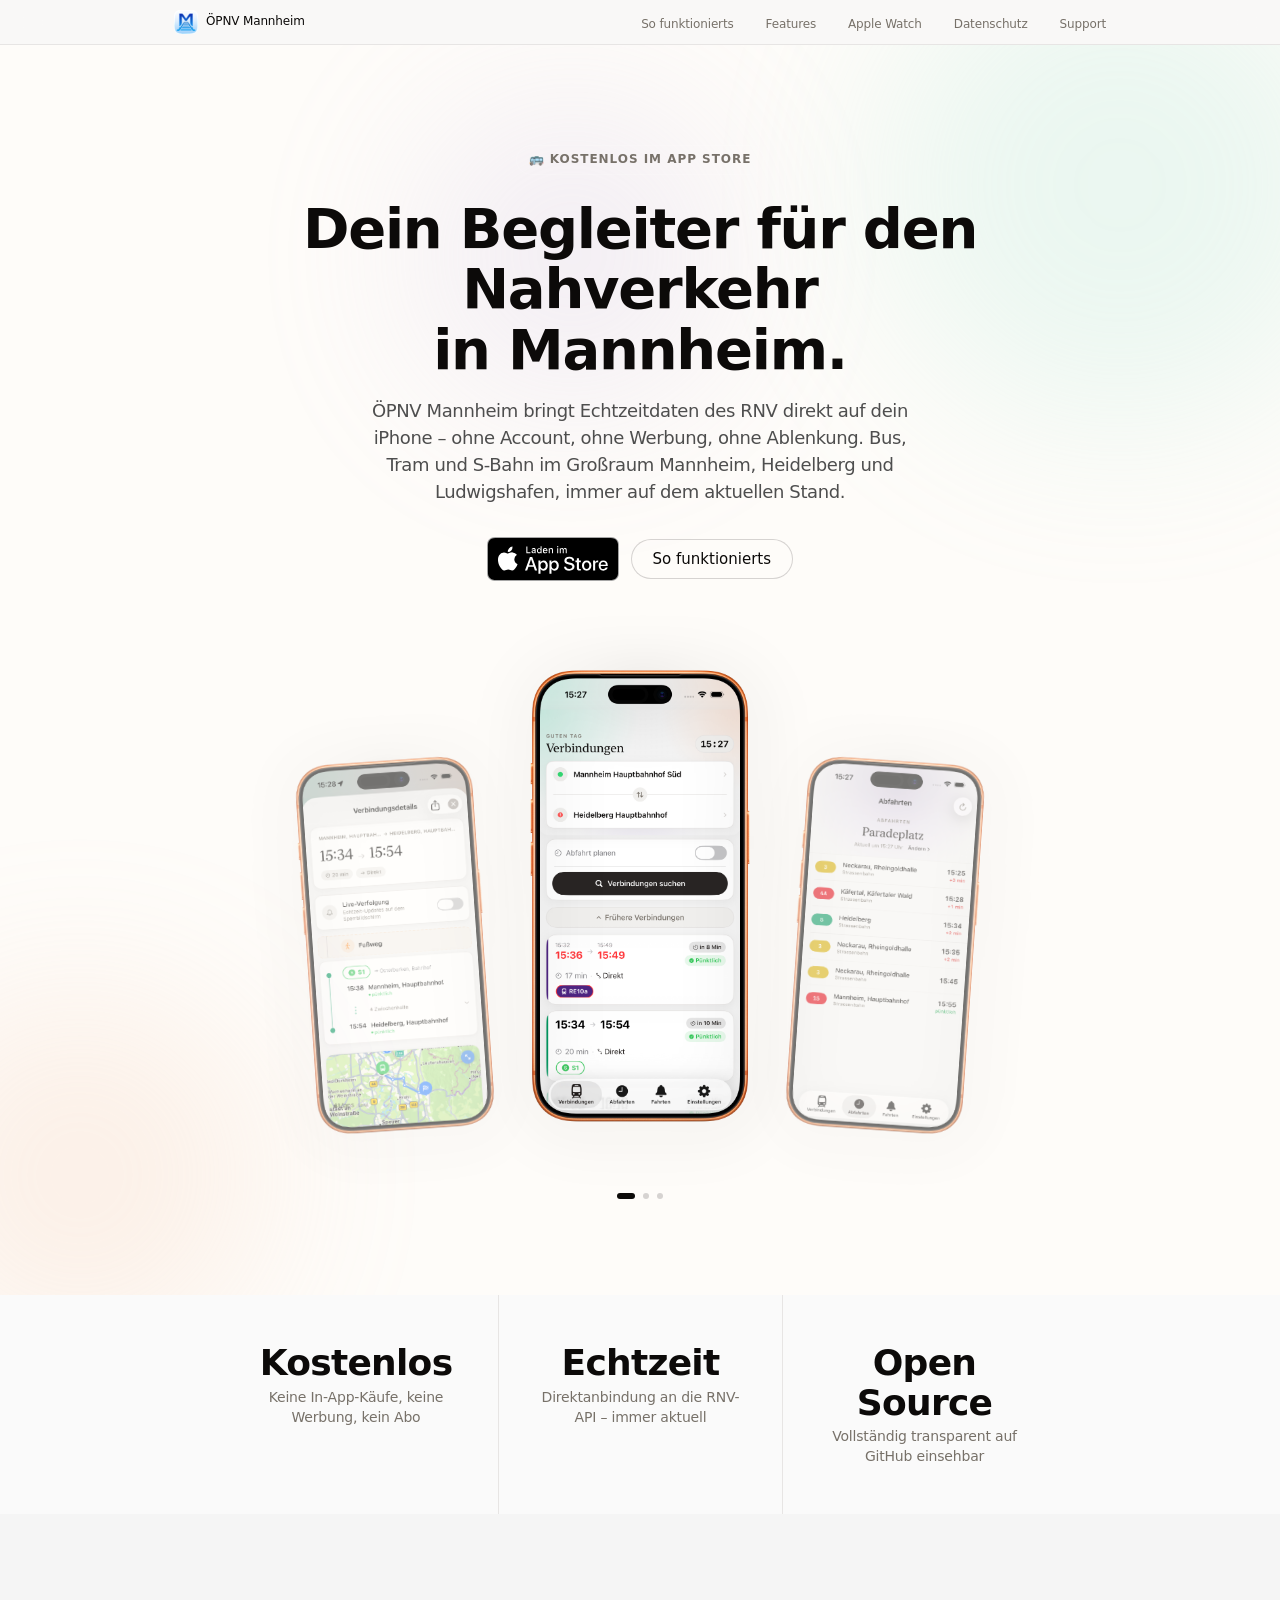
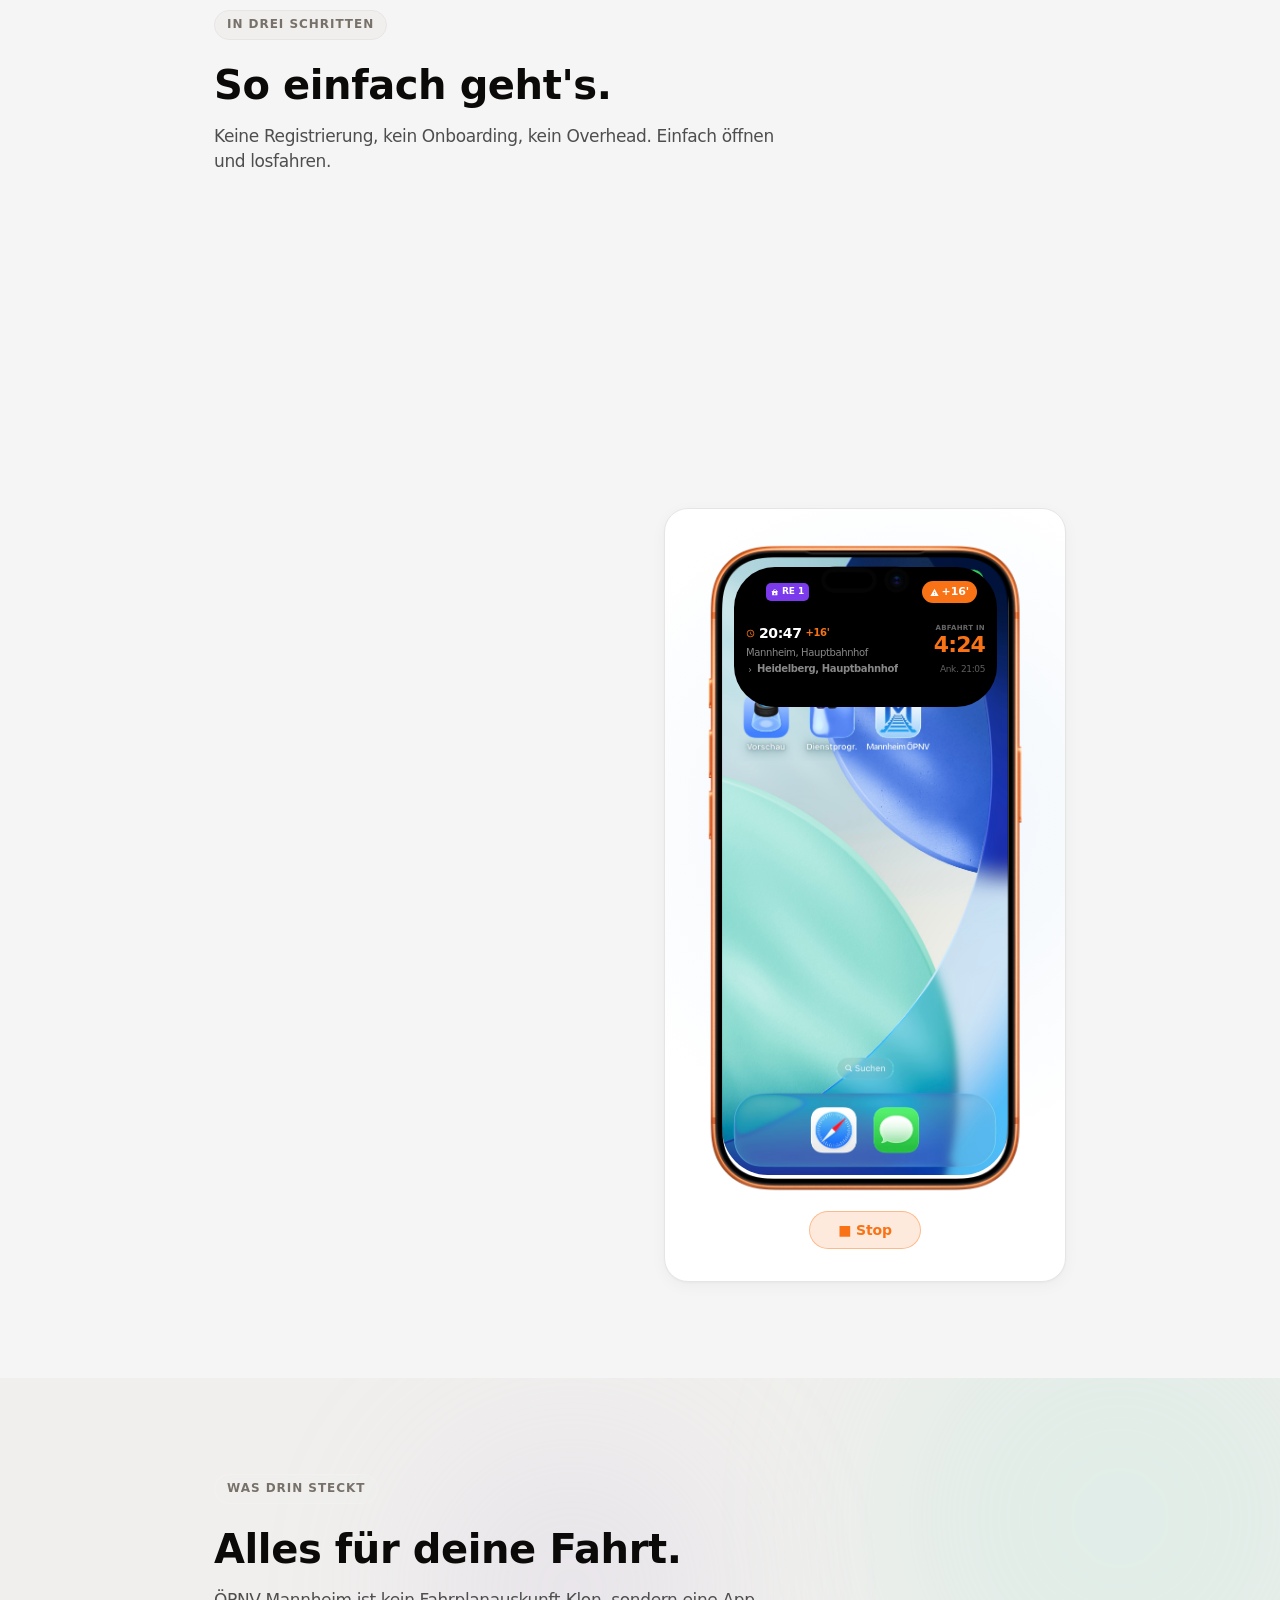
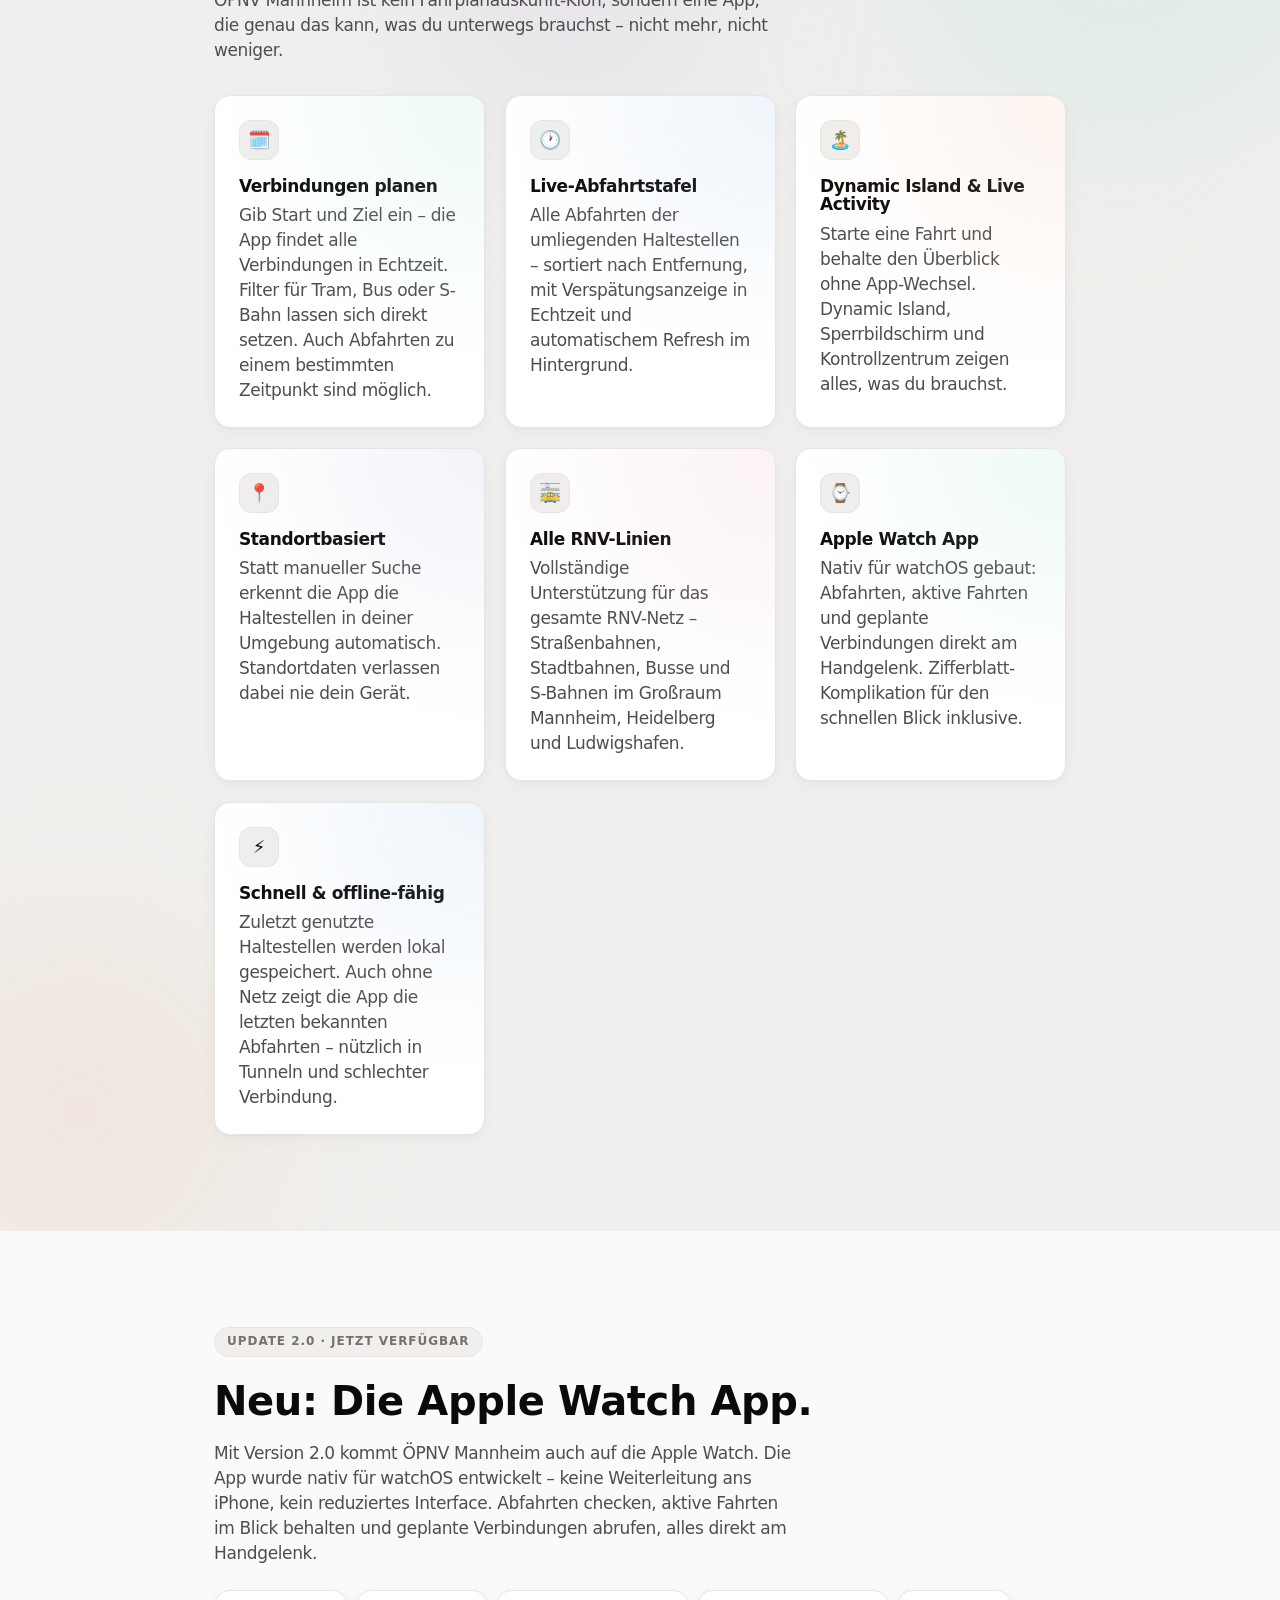
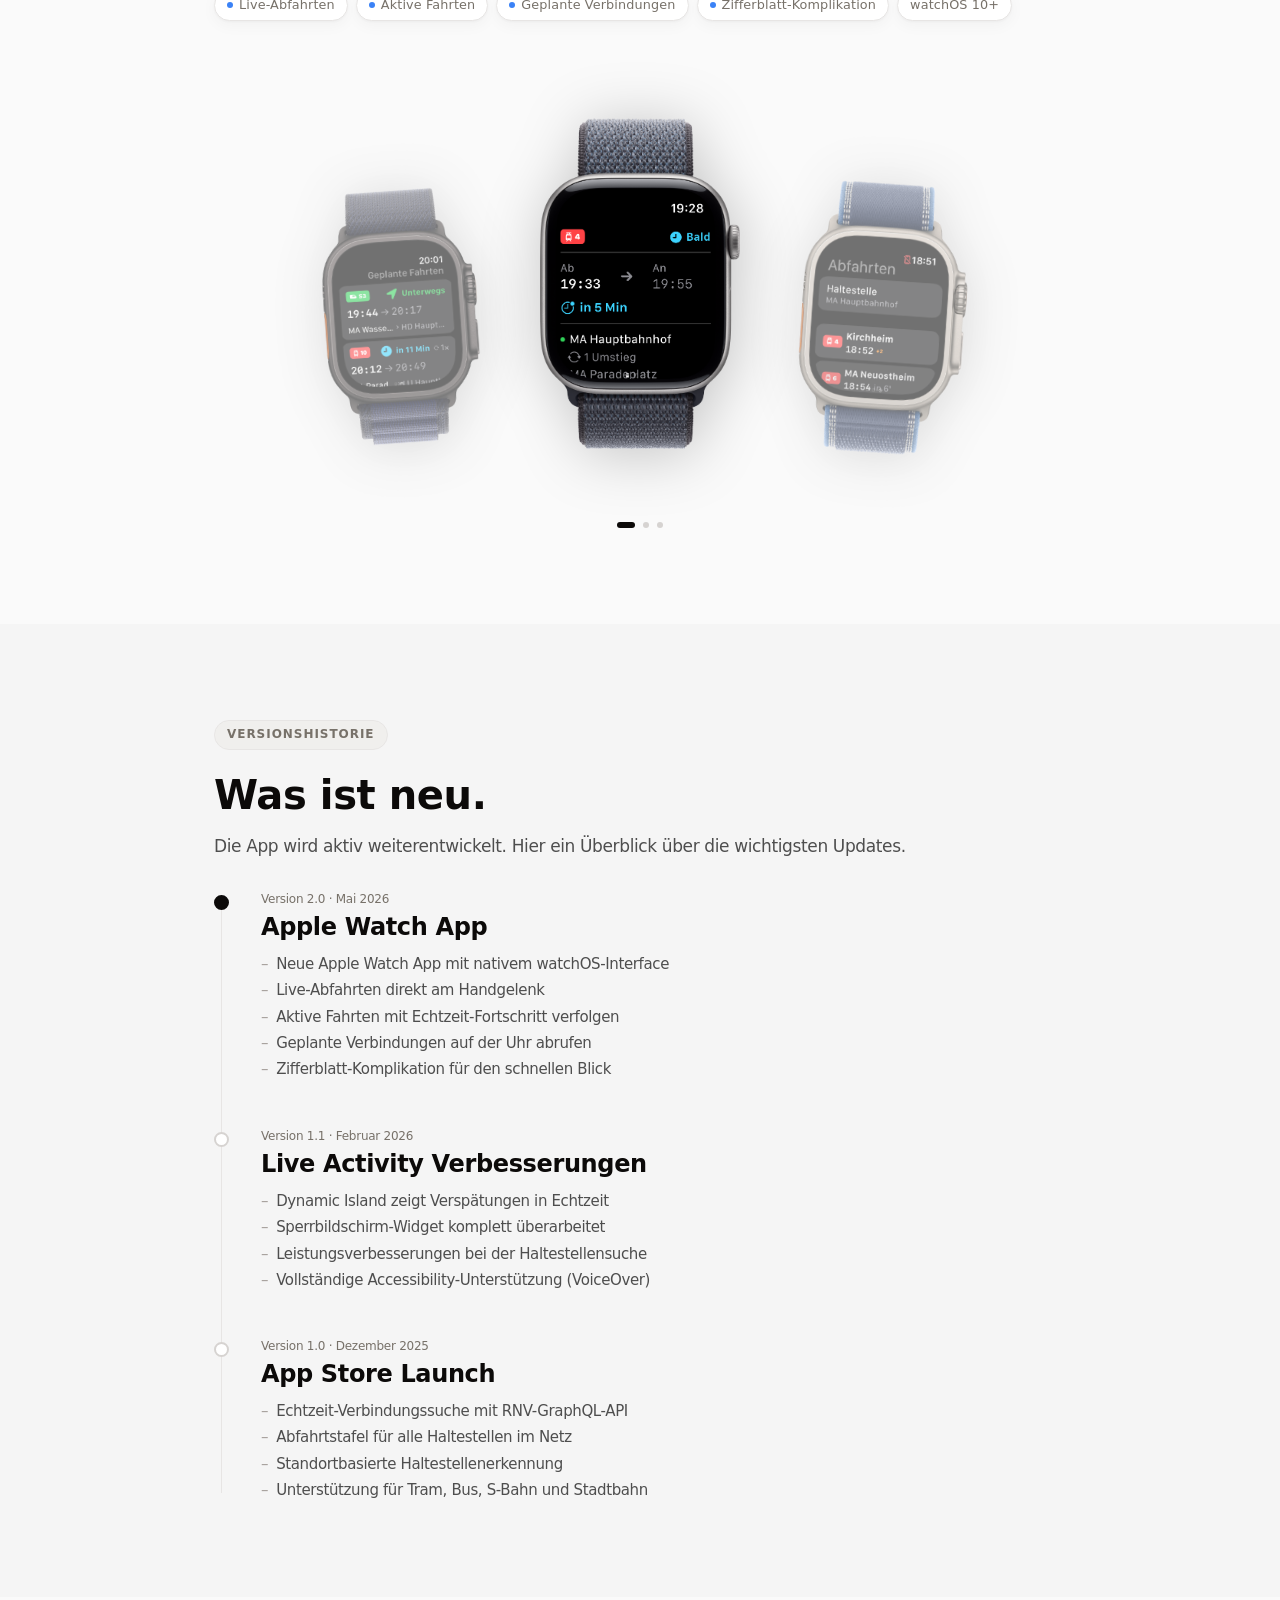
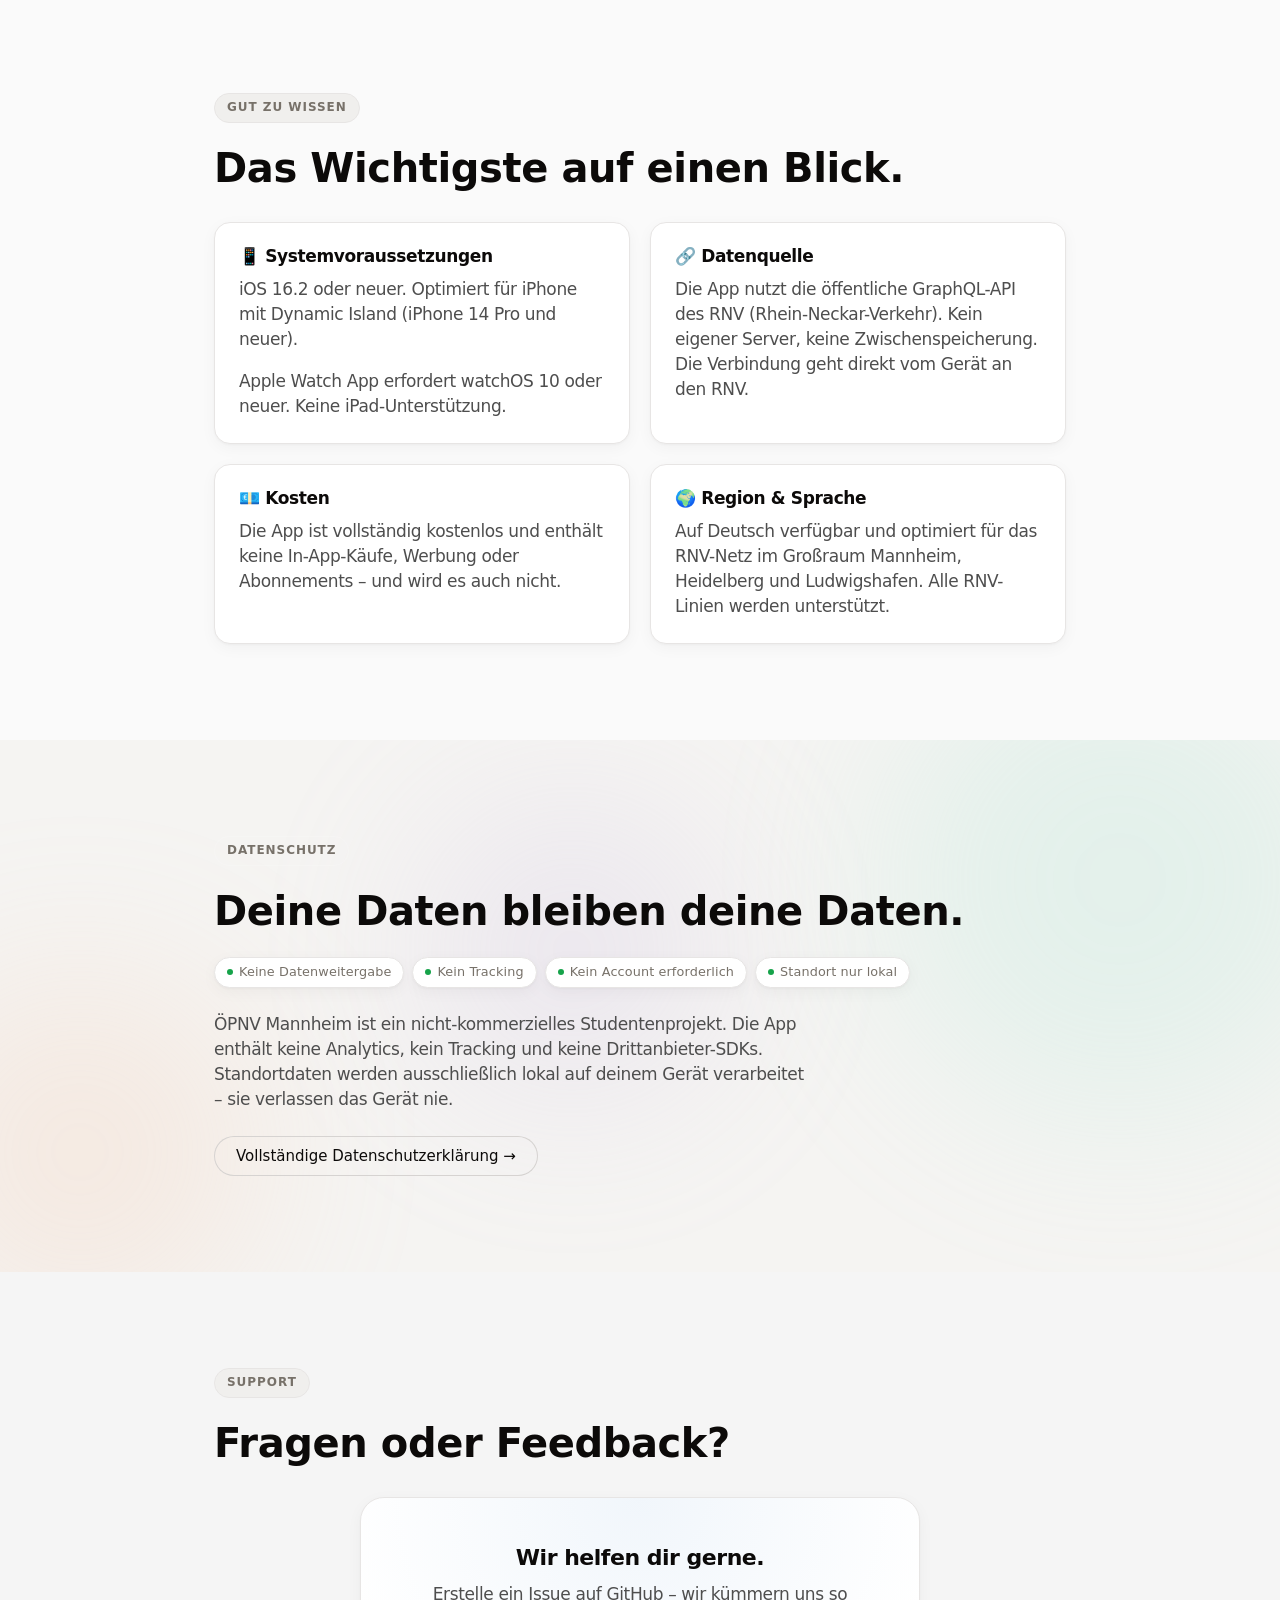
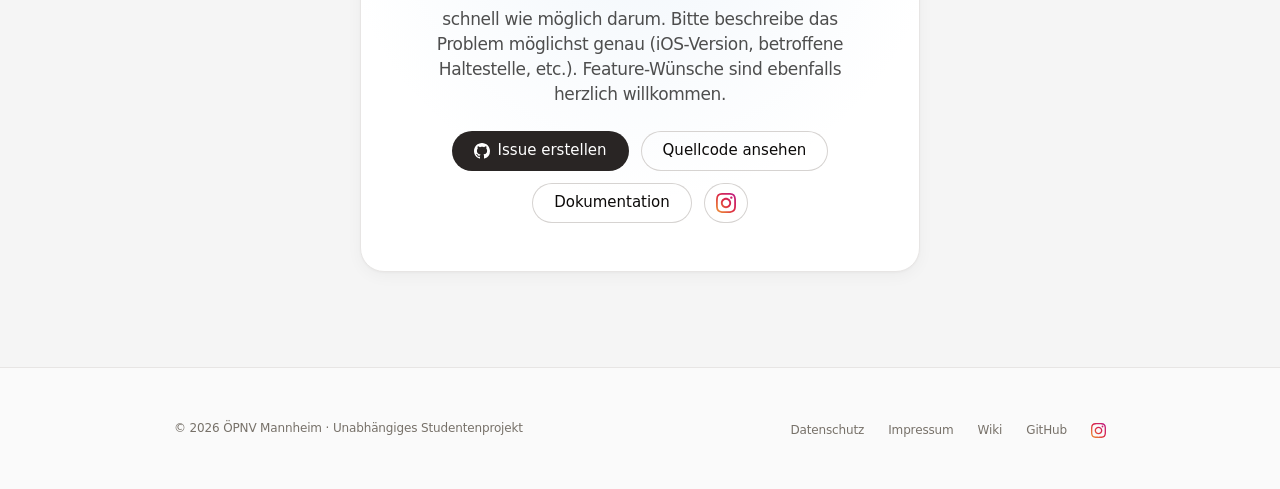
<file: docs/index.html>
<!DOCTYPE html>
<html lang="de" class="no-js">
<head>
  <meta charset="UTF-8" />
  <meta name="viewport" content="width=device-width, initial-scale=1.0" />
  <title>ÖPNV Mannheim – Dein Nahverkehrsbegleiter</title>
  <meta name="description" content="Echtzeit-Verbindungen für Bus, Tram und S-Bahn in Mannheim und Umgebung – kostenlos, ohne Account, direkt auf deinem iPhone und der Apple Watch." />

  <link rel="canonical" href="https://friedrichstefan.github.io/RNV-Transport-App/" />
  <link rel="icon" type="image/png" href="favicon.png" />
  <link rel="apple-touch-icon" href="apple-touch-icon.png" />

  <!-- Open Graph -->
  <meta property="og:type"        content="website" />
  <meta property="og:title"       content="ÖPNV Mannheim – Dein Nahverkehrsbegleiter" />
  <meta property="og:description" content="Echtzeit-Verbindungen für Bus, Tram und S-Bahn in Mannheim – kostenlos im App Store." />
  <meta property="og:url"         content="https://friedrichstefan.github.io/RNV-Transport-App/" />
  <meta property="og:image"       content="https://friedrichstefan.github.io/RNV-Transport-App/screenshots/abfahrten.png" />
  <meta property="og:locale"      content="de_DE" />

  <!-- Twitter / X Card -->
  <meta name="twitter:card"        content="summary_large_image" />
  <meta name="twitter:title"       content="ÖPNV Mannheim" />
  <meta name="twitter:description" content="Echtzeit-Verbindungen für Bus, Tram und S-Bahn in Mannheim – kostenlos im App Store." />
  <meta name="twitter:image"       content="https://friedrichstefan.github.io/RNV-Transport-App/screenshots/abfahrten.png" />

  <!-- JSON-LD -->
  <script type="application/ld+json">
  {
    "@context": "https://schema.org",
    "@type": "MobileApplication",
    "name": "ÖPNV Mannheim",
    "description": "Echtzeit-Verbindungen für Bus, Tram und S-Bahn in Mannheim und Umgebung.",
    "applicationCategory": "TravelApplication",
    "operatingSystem": "iOS 16.2+",
    "offers": { "@type": "Offer", "price": "0", "priceCurrency": "EUR" },
    "url": "https://apps.apple.com/de/app/mannheim-transportation/id6761051893",
    "author": { "@type": "Person", "name": "Stefan Friedrich" }
  }
  </script>

  <link rel="stylesheet" href="style.css" />

  <!-- Dynamic Island Widget Styles -->
  <style>
    :root { --di-w: 88px; --di-h: 24px; }
    .di-widget { display: flex; flex-direction: column; align-items: center; gap: 16px; }
    .phone-container { position: relative; width: 320px; height: 654px; flex-shrink: 0; overflow: hidden; }
    .screen-bg { position: absolute; top: 2.4%; left: 5.33%; width: 89.33%; height: 94.5%; background: #161616; background-image: url("screenshots/Simulator Screenshot - iPhone 17 Pro - 2026-05-12 at 22.54.34.jpeg"); background-size: cover; background-position: center top; border-radius: 20px 20px 46px 46px; z-index: 1; }
    .phone-frame { position: absolute; top: 0; left: 0; width: 100%; height: 100%; object-fit: contain; z-index: 10; pointer-events: none; user-select: none; -webkit-user-drag: none; }
    .di-stage { position: absolute; top: 25.5px; left: 0; right: 0; display: flex; justify-content: center; z-index: 5; overflow: visible; }
    .di-wrap { position: relative; width: var(--di-w); height: var(--di-h); will-change: width, height; }
    .darkroom { position: absolute; top: 0; left: 0; width: var(--di-w); height: var(--di-h); border-radius: 9999px; background: #000; overflow: hidden; display: flex; align-items: center; justify-content: space-between; will-change: width, height, transform, border-radius; }
    .expanded-content { position: absolute; inset: 0; display: flex; align-items: center; justify-content: space-between; opacity: 0; filter: blur(5px); transform: scale(0.9); pointer-events: none; will-change: opacity, filter, transform; }
    .exp-left  { flex: 1; padding-left: 16px; display: flex; align-items: center; }
    .exp-right { flex: 1; padding-right: 14px; display: flex; align-items: center; justify-content: flex-end; }
    .caller { display: flex; align-items: center; gap: 8px; }
    .caller-photo { min-width: 34px; min-height: 34px; max-width: 34px; max-height: 34px; border-radius: 50%; background: linear-gradient(135deg, #f97316 0%, #ec4899 100%); display: flex; align-items: center; justify-content: center; font-size: 12px; font-weight: 700; color: white; overflow: hidden; flex-shrink: 0; }
    .caller-info { display: flex; flex-direction: column; line-height: 1; letter-spacing: -0.02em; }
    .caller-info .device { color: #6c6c6c; font-size: 10px; }
    .caller-info .name   { color: #fff; font-size: 12px; margin-top: 3px; }
    .phone-booth { display: flex; align-items: center; gap: 8px; }
    .phone-btn { width: 31px; height: 31px; border-radius: 50%; display: flex; align-items: center; justify-content: center; border: none; cursor: pointer; flex-shrink: 0; }
    .phone-btn.refuse  { background: #f33939; }
    .phone-btn.receive { background: #63e159; }
    .compact-content { position: absolute; inset: 0; display: flex; align-items: center; justify-content: space-between; padding: 0 11px 0 6px; opacity: 0; filter: blur(5px); transform: scale(0.9); pointer-events: none; will-change: opacity, filter, transform; }
    .compact-left { display: flex; align-items: center; gap: 3px; flex-shrink: 0; margin-left: -2px; }
    .compact-line { font-size: 10px; font-weight: 800; color: #661a99; letter-spacing: -0.01em; white-space: nowrap; }
    .compact-time { font-size: 10px; font-weight: 800; color: #f97316; letter-spacing: -0.02em; font-variant-numeric: tabular-nums; font-family: ui-monospace, 'SF Mono', monospace; text-align: right; min-width: 44px; white-space: nowrap; margin-right: 3px; }
    .minimized-left { position: absolute; top: 50%; left: 8px; transform: translateY(-50%) scaleX(0.5); display: flex; align-items: center; opacity: 0; filter: blur(4px); pointer-events: none; will-change: opacity, filter, transform; }
    .lyft-mark { width: 16px; height: 16px; border-radius: 50%; background: #f0257f; flex-shrink: 0; }
    .meta-svg { position: absolute; right: -46px; top: 50%; transform: translateY(-50%); z-index: -1; pointer-events: none; overflow: visible; }
    .lonely-item { position: absolute; top: 0; right: -31px; width: 28px; height: 30px; display: flex; align-items: center; justify-content: center; color: #fff; font-size: 11px; font-weight: 600; letter-spacing: -0.01em; opacity: 0; filter: blur(4px); transform: translateX(-100px) scaleX(0.5); pointer-events: none; will-change: opacity, filter, transform; }
    .la-content { position: absolute; inset: 0; opacity: 0; filter: blur(5px); transform: scale(0.9); pointer-events: none; will-change: opacity, filter, transform; overflow: hidden; }
    .la-panel { position: absolute; inset: 0; display: flex; flex-direction: column; justify-content: space-between; padding: 14px 12px 12px 12px; gap: 10px; opacity: 0; transition: opacity 250ms ease; pointer-events: none; }
    .la-panel.active { opacity: 1; pointer-events: auto; }
    .la-header { display: flex; align-items: center; justify-content: space-between; }
    .la-badge { display: flex; align-items: center; gap: 2px; background: #7c3aed; border-radius: 5px; padding: 2px 5px; font-size: 9px; font-weight: 800; color: white; letter-spacing: -0.01em; margin-left: 20px; }
    .la-chip { display: flex; align-items: center; gap: 3px; border-radius: 9999px; padding: 3px 8px; font-size: 11px; font-weight: 800; color: white; letter-spacing: -0.01em; margin-right: 8px; }
    .la-chip-delay     { background: #f97316; }
    .la-chip-ontime    { background: #22c55e; font-size: 9px; padding: 2px 6px; }
    .la-chip-unterwegs { background: #3b82f6; }
    #laPanel-during .la-chip { margin-top: 5px; font-size: 9px; padding: 2px 6px; margin-right: 0; }
    .la-main { display: flex; align-items: flex-start; justify-content: space-between; gap: 8px; flex: 1; margin-top: 6px; padding-top: 12px; }
    .la-dep-col { display: flex; flex-direction: column; gap: 2px; flex: 1; }
    .la-dep-row { display: flex; align-items: center; gap: 4px; }
    .la-dep-time  { font-size: 14px; font-weight: 800; color: #fff; letter-spacing: -0.03em; font-variant-numeric: tabular-nums; }
    .la-dep-delay { font-size: 10px; font-weight: 800; color: #f97316; }
    .la-from      { font-size: 10px; font-weight: 500; color: #888; }
    .la-cd-col    { display: flex; flex-direction: column; align-items: flex-end; gap: 1px; flex-shrink: 0; }
    .la-cd-label  { font-size: 7px; font-weight: 700; color: #666; letter-spacing: 0.04em; }
    .la-cd-value  { font-size: 22px; font-weight: 800; color: #f97316; letter-spacing: -0.04em; line-height: 1; font-variant-numeric: tabular-nums; }
    .la-footer  { display: flex; align-items: center; justify-content: space-between; padding-bottom: 20px; }
    .la-to-row  { display: flex; align-items: center; gap: 3px; flex: 1; min-width: 0; }
    .la-to      { font-size: 10px; font-weight: 600; color: #888; white-space: nowrap; overflow: hidden; text-overflow: ellipsis; }
    .la-arr     { font-size: 9px; font-weight: 500; color: rgba(136,136,136,0.7); white-space: nowrap; flex-shrink: 0; font-variant-numeric: tabular-nums; }
    .la-during-row  { display: flex; align-items: flex-start; justify-content: space-between; flex: 1; margin-top: 9px; }
    .la-stat-left   { display: flex; flex-direction: column; gap: 1px; flex: 1; }
    .la-stat-right  { display: flex; flex-direction: column; gap: 1px; flex: 1; align-items: flex-end; }
    .la-stat-center { display: flex; flex-direction: column; align-items: center; flex-shrink: 0; width: 58px; }
    .la-stat-time-row    { display: flex; align-items: center; gap: 3px; }
    .la-stat-time-row--r { flex-direction: row-reverse; }
    .la-stat-time    { font-size: 12px; font-weight: 800; color: #fff; font-variant-numeric: tabular-nums; }
    .la-stat-delay   { font-size: 9px; font-weight: 800; color: #f97316; }
    .la-stat-station   { font-size: 9px; font-weight: 500; color: #888; }
    .la-stat-station--r{ text-align: right; }
    .la-noch     { font-size: 7px; font-weight: 700; color: #666; }
    .la-noch-val { font-size: 15px; font-weight: 800; color: #f97316; letter-spacing: -0.03em; line-height: 1.1; font-variant-numeric: tabular-nums; }
    .la-progress-track { position: relative; height: 22px; display: flex; align-items: center; flex-shrink: 0; margin-bottom: 10px; }
    .la-progress-track::before { content: ''; position: absolute; inset: 50% 0; margin-top: -3px; height: 6px; background: rgba(255,255,255,0.1); border-radius: 9999px; }
    .la-progress-fill { position: absolute; left: 0; top: 50%; height: 6px; margin-top: -3px; background: linear-gradient(to right, rgba(249,115,22,0.5), #f97316); border-radius: 9999px; width: 0%; transition: none; }
    .la-progress-dot { position: absolute; left: calc(0% - 11px); top: 50%; transform: translateY(-50%); width: 22px; height: 22px; background: #f97316; border-radius: 50%; display: flex; align-items: center; justify-content: center; box-shadow: 0 0 8px rgba(249,115,22,0.5); transition: none; }
    .la-arrived-row { display: flex; align-items: center; gap: 10px; padding: 28px 0 4px 0; }
    .la-arrived-info { display: flex; flex-direction: column; gap: 2px; }
    .la-arrived-title   { font-size: 13px; font-weight: 800; color: #fff; }
    .la-arrived-station { font-size: 10px; font-weight: 500; color: #888; }
    .la-end-btn { display: flex; align-items: center; justify-content: center; gap: 5px; background: rgba(239,68,68,0.75); border: none; border-radius: 10px; color: white; font-size: 13px; font-weight: 700; font-family: inherit; cursor: pointer; padding: 9px 12px; width: 100%; margin-bottom: 12px; }
    .status-time { position: absolute; top: 26.75px; left: 48px; height: 24px; display: flex; align-items: center; font-size: 12px; font-weight: 600; color: #fff; letter-spacing: -0.02em; font-variant-numeric: tabular-nums; z-index: 3; pointer-events: none; transition: transform 400ms cubic-bezier(0.34,1.56,0.64,1), opacity 300ms ease; }
    .status-icons { position: absolute; top: 26.75px; right: 35px; height: 24px; display: flex; align-items: center; gap: 5px; z-index: 3; pointer-events: none; transition: transform 400ms cubic-bezier(0.34,1.56,0.64,1), opacity 300ms ease; }
    .di-play-btn { display: flex; align-items: center; gap: 8px; padding: 10px 28px; border-radius: 9999px; background: rgba(255,255,255,0.08); border: 1px solid rgba(255,255,255,0.15); color: rgba(255,255,255,0.8); font-size: 14px; font-weight: 600; font-family: inherit; cursor: pointer; letter-spacing: -0.01em; transition: background .2s, color .2s; }
    .di-play-btn:hover { background: rgba(255,255,255,0.14); color: #fff; }
    .di-play-btn.playing { background: rgba(249,115,22,0.15); border-color: rgba(249,115,22,0.4); color: #f97316; }
  </style>

  <noscript>
    <style>
      .carousel-slide { position: relative !important; opacity: 1 !important; transform: none !important; pointer-events: auto !important; display: block; }
      .carousel-slide + .carousel-slide { display: none; }
      .carousel-dots { display: none; }
      .anim { opacity: 1 !important; transform: none !important; }
      .hero-enter { opacity: 1 !important; transform: none !important; }
    </style>
  </noscript>
</head>
<body>

<!-- ── Navigation ─────────────────────────────────────────────── -->
<nav id="mainNav">
  <div class="nav-inner">
    <a class="nav-logo" href="#">
      <img src="favicon.png" alt="" width="30" height="30" />
      ÖPNV Mannheim
    </a>

    <ul class="nav-links">
      <li><a href="#wie">So funktionierts</a></li>
      <li><a href="#features">Features</a></li>
      <li><a href="#applewatch">Apple Watch</a></li>
      <li><a href="datenschutz.html">Datenschutz</a></li>
      <li><a href="#support">Support</a></li>
    </ul>

    <button class="nav-hamburger" id="navHamburger" aria-label="Menü öffnen" aria-expanded="false" aria-controls="navMobile">
      <span></span><span></span><span></span>
    </button>
  </div>
</nav>

<div class="nav-mobile" id="navMobile" role="dialog" aria-label="Navigation">
  <a href="#wie">So funktionierts</a>
  <a href="#features">Features</a>
  <a href="#applewatch">Apple Watch</a>
  <a href="#neuigkeiten">Neuigkeiten</a>
  <a href="datenschutz.html">Datenschutz</a>
  <a href="#support">Support</a>
  <a href="impressum.html">Impressum</a>
</div>

<!-- ── Hero ───────────────────────────────────────────────────── -->
<section id="hero" class="tile-dark">
  <div class="orb-field">
    <div class="orb orb-1"></div>
    <div class="orb orb-2"></div>
    <div class="orb orb-3"></div>
  </div>
  <div class="container hero-content">
    <span class="eyebrow hero-enter hero-enter-1">🚌 Kostenlos im App Store</span>
    <h1 class="hero-enter hero-enter-2">Dein Begleiter für den Nahverkehr in&nbsp;Mannheim.</h1>
    <p class="hero-sub hero-enter hero-enter-3">
      ÖPNV Mannheim bringt Echtzeitdaten des RNV direkt auf dein iPhone –
      ohne Account, ohne Werbung, ohne Ablenkung.
      Bus, Tram und S-Bahn im Großraum Mannheim, Heidelberg und Ludwigshafen,
      immer auf dem aktuellen Stand.
    </p>

    <div class="btn-group hero-enter hero-enter-4">
      <a href="https://apps.apple.com/de/app/mannheim-transportation/id6761051893"
         class="appstore-badge-link"
         target="_blank" rel="noopener"
         aria-label="ÖPNV Mannheim im App Store laden">
        <picture>
          <source srcset="appstore-badge-white.svg" media="(prefers-color-scheme: dark)" />
          <img src="appstore-badge-black.svg" alt="Laden im App Store" height="44" />
        </picture>
      </a>
      <a href="#wie" class="btn btn-outline">So funktionierts</a>
    </div>

    <!-- iPhone Carousel -->
    <div class="carousel hero-enter hero-enter-4" id="carousel" style="animation-delay:.65s">
      <div class="carousel-track" id="carouselTrack" tabindex="0" role="region" aria-label="App Screenshots" aria-live="polite">
        <div class="carousel-slide" data-index="0" role="img" aria-label="Verbindungen suchen">
          <div class="phone-mockup">
            <img src="screenshots/iPhone 17 Pro - Cosmic Orange - Portrait.png" class="phone-frame-img" alt="" draggable="false" />
            <img src="screenshots/verbindungen.png" class="phone-screenshot" alt="Verbindungen suchen" draggable="false" />
          </div>
        </div>
        <div class="carousel-slide" data-index="1" role="img" aria-label="Abfahrtstafel">
          <div class="phone-mockup">
            <img src="screenshots/iPhone 17 Pro - Cosmic Orange - Portrait.png" class="phone-frame-img" alt="" draggable="false" />
            <img src="screenshots/abfahrten.png" class="phone-screenshot" alt="Abfahrtstafel am Paradeplatz" draggable="false" />
          </div>
        </div>
        <div class="carousel-slide" data-index="2" role="img" aria-label="Verbindungsdetails">
          <div class="phone-mockup">
            <img src="screenshots/iPhone 17 Pro - Cosmic Orange - Portrait.png" class="phone-frame-img" alt="" draggable="false" />
            <img src="screenshots/details.png" class="phone-screenshot" alt="Verbindungsdetails mit Karte" draggable="false" />
          </div>
        </div>
      </div>
      <div class="carousel-dots" id="carouselDots" role="tablist" aria-label="Screenshots navigieren">
        <button class="dot" role="tab" aria-label="Screenshot 1" aria-selected="true"></button>
        <button class="dot" role="tab" aria-label="Screenshot 2" aria-selected="false"></button>
        <button class="dot" role="tab" aria-label="Screenshot 3" aria-selected="false"></button>
      </div>
    </div>
  </div>
</section>

<!-- ── Stats Band ──────────────────────────────────────────────── -->
<section id="stats" class="tile-parchment">
  <div class="container">
    <div class="stats-grid">
      <div class="stat-item anim">
        <span class="stat-value">Kostenlos</span>
        <span class="stat-label">Keine In-App-Käufe, keine Werbung, kein Abo</span>
      </div>
      <div class="stat-item anim anim-d1">
        <span class="stat-value">Echtzeit</span>
        <span class="stat-label">Direktanbindung an die RNV-API – immer aktuell</span>
      </div>
      <div class="stat-item anim anim-d2">
        <span class="stat-value">Open Source</span>
        <span class="stat-label">Vollständig transparent auf GitHub einsehbar</span>
      </div>
    </div>
  </div>
</section>

<!-- ── So funktioniert's ─────────────────────────────────────── -->
<section id="wie" class="tile-light">
  <div class="container">
    <span class="eyebrow anim">In drei Schritten</span>
    <h2 class="anim">So einfach geht's.</h2>
    <p class="anim" style="max-width:560px">
      Keine Registrierung, kein Onboarding, kein Overhead.
      Einfach öffnen und losfahren.
    </p>

    <div class="steps-grid">
      <div class="step-card anim anim-d1">
        <div class="step-number">01</div>
        <h3>App öffnen</h3>
        <p>Haltestellen in deiner Nähe werden dank GPS automatisch erkannt – ohne eine einzige Eingabe.</p>
      </div>
      <div class="step-card anim anim-d2">
        <div class="step-number">02</div>
        <h3>Verbindung wählen</h3>
        <p>Alle Abfahrten in Echtzeit, inklusive Verspätungen und Gleiswechseln direkt vom RNV.</p>
      </div>
      <div class="step-card anim anim-d3">
        <div class="step-number">03</div>
        <h3>Fahrt verfolgen</h3>
        <p>Die Live Activity zeigt deinen Fortschritt in der Dynamic Island und auf dem Sperrbildschirm – ohne die App zu öffnen.</p>
      </div>
    </div>

    <!-- Dynamic Island Highlight -->
    <div class="feature-highlight" style="margin-top: var(--sp-xxl)">
      <div class="highlight-text anim">
        <h3>Die Dynamic Island als Fahrtbegleiter.</h3>
        <p>
          Sobald du eine Verbindung startest, übernimmt die Dynamic Island.
          Die verbleibende Zeit bis zur nächsten Haltestelle, die aktuelle Linie,
          Verspätungen in Echtzeit – alles sichtbar, ohne die App zu berühren.
        </p>
        <p>
          Auf dem Sperrbildschirm erscheint zusätzlich eine Live Activity mit
          der kompletten Haltestellenübersicht deiner Fahrt.
        </p>
        <div class="badge-group" style="margin-top: var(--sp-base)">
          <span class="badge"><span class="dot" style="background:#f97316"></span> iPhone 14 Pro & neuer</span>
          <span class="badge">iOS 16.2+</span>
        </div>
      </div>
      <div class="highlight-visual anim anim-d2">
        <div class="di-widget">
          <div class="phone-container">
            <div class="screen-bg"></div>
            <div class="di-stage">
              <div class="di-wrap" id="diWrap">
                <div class="darkroom" id="darkroom">
                  <div class="expanded-content" id="expandedContent">
                    <div class="exp-left"><div class="caller"><div class="caller-photo">JH</div><div class="caller-info"><span class="device">iPhone</span><span class="name">Jang Haemin</span></div></div></div>
                    <div class="exp-right"><div class="phone-booth"><button class="phone-btn refuse"><svg width="20" height="20" viewBox="0 0 24 24" fill="white"><path d="M6.6 10.8c1.4 3.1 3.8 5.5 6.9 6.9l2.3-2.3c.27-.27.67-.36 1.02-.24 1.12.37 2.33.57 3.58.57.55 0 1 .45 1 1V20c0 .55-.45 1-1 1C9.4 21 3 14.6 3 6.6c0-.56.45-1 1-1H8c.55 0 1 .45 1 1 0 1.24.2 2.45.57 3.57.11.35.03.74-.25 1.02L6.6 10.8z" transform="rotate(135 12 12)"/></svg></button><button class="phone-btn receive"><svg width="16" height="16" viewBox="0 0 24 24" fill="white"><path d="M6.6 10.8c1.4 3.1 3.8 5.5 6.9 6.9l2.3-2.3c.27-.27.67-.36 1.02-.24 1.12.37 2.33.57 3.58.57.55 0 1 .45 1 1V20c0 .55-.45 1-1 1C9.4 21 3 14.6 3 6.6c0-.56.45-1 1-1H8c.55 0 1 .45 1 1 0 1.24.2 2.45.57 3.57.11.35.03.74-.25 1.02L6.6 10.8z"/></svg></button></div></div>
                  </div>
                  <div class="compact-content" id="compactContent">
                    <div class="compact-left"><svg width="11" height="11" viewBox="0 0 24 24" fill="#661a99"><path d="M19 16H5v1.5c0 .8.7 1.5 1.5 1.5h11c.8 0 1.5-.7 1.5-1.5V16zm0-9H5v7h14V7zM12 4c-.55 0-1 .45-1 1s.45 1 1 1 1-.45 1-1-.45-1-1-1zm8-1H4c-1.1 0-2 .9-2 2v12c0 1.1.9 2 2 2l-2 2v1h20v-1l-2-2c1.1 0 2-.9 2-2V5c0-1.1-.9-2-2-2zm0 15H4V5h16v13z"/></svg><span class="compact-line">RE10</span></div>
                    <span class="compact-time">6:11</span>
                  </div>
                  <div class="minimized-left" id="minimizedLeft"><div class="lyft-mark"></div></div>
                  <div class="la-content" id="laContent">
                    <div class="la-panel active" id="laPanel-before" style="gap:2px">
                      <div class="la-header">
                        <div class="la-badge"><svg width="9" height="9" viewBox="0 0 24 24" fill="white"><path d="M4 17h2v-7H4v7zm14-9h-4V6l-2-2h-4L6 6v2H2v2h1v9h14v-9h1V8h-1zm-6 9h-4v-4h4v4zm2-9H8V6.83L9.83 5h4.34L16 6.83V8z"/></svg><span>RE 1</span></div>
                        <div class="la-chip la-chip-delay" id="laChipDelay"><svg width="9" height="9" viewBox="0 0 24 24" fill="white"><path d="M1 21h22L12 2 1 21zm12-3h-2v-2h2v2zm0-4h-2v-4h2v4z"/></svg><span id="laChipDelayText">+16'</span></div>
                        <div class="la-chip la-chip-ontime" id="laChipOntime" style="display:none;"><svg width="9" height="9" viewBox="0 0 24 24" fill="white"><path d="M9 16.17L4.83 12l-1.42 1.41L9 19 21 7l-1.41-1.41z"/></svg><span>Pünktlich</span></div>
                      </div>
                      <div class="la-main">
                        <div class="la-dep-col">
                          <div class="la-dep-row"><svg width="9" height="9" viewBox="0 0 24 24" fill="#f97316"><path d="M11.99 2C6.47 2 2 6.48 2 12s4.47 10 9.99 10C17.52 22 22 17.52 22 12S17.52 2 11.99 2zM12 20c-4.42 0-8-3.58-8-8s3.58-8 8-8 8 3.58 8 8-3.58 8-8 8zm.5-13H11v6l5.25 3.15.75-1.23-4.5-2.67V7z"/></svg><span class="la-dep-time" id="laDepTime">20:47</span><span class="la-dep-delay" id="laDepDelay">+16'</span></div>
                          <span class="la-from">Mannheim, Hauptbahnhof</span>
                        </div>
                        <div class="la-cd-col"><span class="la-cd-label" id="laCdLabel">ABFAHRT IN</span><span class="la-cd-value" id="laCdValue">6:04</span></div>
                      </div>
                      <div class="la-footer">
                        <div class="la-to-row"><svg width="8" height="8" viewBox="0 0 24 24" fill="#888"><path d="M8.59 16.59L13.17 12 8.59 7.41 10 6l6 6-6 6z"/></svg><span class="la-to">Heidelberg, Hauptbahnhof</span></div>
                        <span class="la-arr">Ank. 21:05</span>
                      </div>
                    </div>
                    <div class="la-panel" id="laPanel-during">
                      <div class="la-header">
                        <div class="la-badge"><svg width="9" height="9" viewBox="0 0 24 24" fill="white"><path d="M4 17h2v-7H4v7zm14-9h-4V6l-2-2h-4L6 6v2H2v2h1v9h14v-9h1V8h-1zm-6 9h-4v-4h4v4zm2-9H8V6.83L9.83 5h4.34L16 6.83V8z"/></svg><span>RE 1</span></div>
                        <div class="la-chip la-chip-unterwegs" id="laChipUnterwegs"><svg width="9" height="9" viewBox="0 0 24 24" fill="white"><path d="M12 2C6.48 2 2 6.48 2 12s4.48 10 10 10 10-4.48 10-10S17.52 2 12 2zm-2 14.5v-9l6 4.5-6 4.5z"/></svg><span id="laChipUnterwegsText">Unterwegs</span></div>
                      </div>
                      <div class="la-during-row">
                        <div class="la-stat-left"><div class="la-stat-time-row"><span class="la-stat-time">20:47</span><span class="la-stat-delay" id="laDuringDelay">+5'</span></div><span class="la-stat-station">Mannheim Hbf</span></div>
                        <div class="la-stat-center"><span class="la-noch">noch</span><span class="la-noch-val" id="laNochVal">14:22</span></div>
                        <div class="la-stat-right"><div class="la-stat-time-row la-stat-time-row--r"><span class="la-stat-delay" id="laDuringDelayR">+5'</span><span class="la-stat-time">21:05</span></div><span class="la-stat-station la-stat-station--r">Heidelberg Hbf</span></div>
                      </div>
                      <div class="la-progress-track">
                        <div class="la-progress-fill" id="laProgressFill"></div>
                        <div class="la-progress-dot" id="laProgressDot"><svg width="16" height="16" viewBox="0 0 24 24" fill="white"><path d="M4 17h2v-7H4v7zm14-9h-4V6l-2-2h-4L6 6v2H2v2h1v9h14v-9h1V8h-1zm-6 9h-4v-4h4v4zm2-9H8V6.83L9.83 5h4.34L16 6.83V8z"/></svg></div>
                      </div>
                    </div>
                    <div class="la-panel" id="laPanel-arrived">
                      <div class="la-arrived-row"><svg width="22" height="22" viewBox="0 0 24 24"><circle cx="12" cy="12" r="10" fill="#22c55e" opacity="0.15"/><path d="M9 16.17L4.83 12l-1.42 1.41L9 19 21 7l-1.41-1.41z" fill="#22c55e"/></svg><div class="la-arrived-info"><span class="la-arrived-title">Angekommen!</span><span class="la-arrived-station">Heidelberg, Hauptbahnhof</span></div></div>
                      <button class="la-end-btn"><svg width="11" height="11" viewBox="0 0 24 24" fill="white"><path d="M19 6.41L17.59 5 12 10.59 6.41 5 5 6.41 10.59 12 5 17.59 6.41 19 12 13.41 17.59 19 19 17.59 13.41 12z"/></svg>Beenden</button>
                    </div>
                  </div>
                </div>
                <svg class="meta-svg" id="metaSvg" width="90" height="52" aria-hidden="true">
                  <defs><filter id="split-effect" width="400%" x="-150%" height="400%" y="-150%"><feGaussianBlur id="gaussBlur" in="SourceGraphic" stdDeviation="10" result="blur"/><feColorMatrix in="blur" mode="matrix" values="1 0 0 0 0  0 1 0 0 0  0 0 1 0 0  0 0 0 25 -10" result="goo"/><feComposite in="SourceGraphic" in2="goo" operator="atop"/></filter></defs>
                  <g filter="url(#split-effect)"><circle cx="21" cy="26" r="12" fill="#5ac8fa"/><rect id="lonelyRect" x="6" y="16" width="27" height="23.5" rx="12" fill="#30d158"/></g>
                </svg>
                <div class="lonely-item" id="lonelyItem"><svg width="14" height="14" viewBox="0 0 24 24" fill="white"><path d="M12 3v10.55c-.59-.34-1.27-.55-2-.55-2.21 0-4 1.79-4 4s1.79 4 4 4 4-1.79 4-4V7h4V3h-6z"/></svg></div>
              </div>
            </div>
            <div class="di-stage" style="top:0;pointer-events:none;z-index:6">
              <div style="position:relative;width:var(--di-w);height:var(--di-h)"></div>
            </div>
            <div class="status-time" id="statusTime"></div>
            <div class="status-icons" id="statusIcons">
              <svg width="12" height="8" viewBox="0 0 17 12" aria-hidden="true"><rect x="0" y="8" width="4.5" height="4" rx="0.8" fill="white"/><rect x="6" y="4" width="4.5" height="8" rx="0.8" fill="white"/><rect x="12" y="0" width="4.5" height="12" rx="0.8" fill="white"/></svg>
              <svg id="statusWifi" width="20" height="16" viewBox="0 2 24 20" fill="none" aria-hidden="true" opacity="0.45" style="transition:opacity 250ms ease,transform 400ms cubic-bezier(0.34,1.56,0.64,1);margin-top:-4px;transform-origin:center"><circle cx="12" cy="20" r="1.5" fill="white"/><path d="M8.5 16.5a5 5 0 0 1 7 0" stroke="white" stroke-width="3" stroke-linecap="square"/><path d="M5 13a10 10 0 0 1 14 0" stroke="white" stroke-width="3" stroke-linecap="square"/></svg>
              <svg id="statusBattery" width="22" height="11" viewBox="0 0 27 13" aria-hidden="true" style="transition:transform 400ms cubic-bezier(0.34,1.56,0.64,1)"><rect x="0.75" y="0.75" width="22.5" height="11.5" rx="3.5" stroke="white" stroke-width="1.2" fill="none" opacity="0.4"/><path d="M24 4.5v4a2 2 0 0 0 0-4z" fill="white" opacity="0.4"/><rect x="2.5" y="2.5" width="17" height="8" rx="2" fill="white"/></svg>
            </div>
            <img class="phone-frame" src="screenshots/iPhone 17 Pro - Cosmic Orange - Portrait.png" alt="" draggable="false">
          </div>
          <div id="stateLabel" style="display:none"></div>
          <button class="di-play-btn" id="btnAuto" onclick="toggleAutoPlay()">▶ Play</button>
        </div>
      </div>
    </div>
  </div>
</section>

<!-- ── Features ─────────────────────────────────────────────────── -->
<section id="features" class="tile-dark-2">
  <div class="orb-field">
    <div class="orb orb-1"></div>
    <div class="orb orb-2"></div>
    <div class="orb orb-3"></div>
  </div>
  <div class="container">
    <span class="eyebrow anim">Was drin steckt</span>
    <h2 class="anim">Alles für deine Fahrt.</h2>
    <p class="anim" style="max-width:560px">
      ÖPNV Mannheim ist kein Fahrplanauskunft-Klon, sondern eine App,
      die genau das kann, was du unterwegs brauchst – nicht mehr, nicht weniger.
    </p>
    <div class="features-grid">

      <div class="feature-card anim anim-d1">
        <div class="feature-icon">🗓️</div>
        <h3>Verbindungen planen</h3>
        <p>Gib Start und Ziel ein – die App findet alle Verbindungen in Echtzeit. Filter für Tram, Bus oder S-Bahn lassen sich direkt setzen. Auch Abfahrten zu einem bestimmten Zeitpunkt sind möglich.</p>
      </div>

      <div class="feature-card anim anim-d2">
        <div class="feature-icon">🕐</div>
        <h3>Live-Abfahrtstafel</h3>
        <p>Alle Abfahrten der umliegenden Haltestellen – sortiert nach Entfernung, mit Verspätungsanzeige in Echtzeit und automatischem Refresh im Hintergrund.</p>
      </div>

      <div class="feature-card anim anim-d3">
        <div class="feature-icon">🏝️</div>
        <h3>Dynamic Island & Live Activity</h3>
        <p>Starte eine Fahrt und behalte den Überblick ohne App-Wechsel. Dynamic Island, Sperrbildschirm und Kontrollzentrum zeigen alles, was du brauchst.</p>
      </div>

      <div class="feature-card anim anim-d4">
        <div class="feature-icon">📍</div>
        <h3>Standortbasiert</h3>
        <p>Statt manueller Suche erkennt die App die Haltestellen in deiner Umgebung automatisch. Standortdaten verlassen dabei nie dein Gerät.</p>
      </div>

      <div class="feature-card anim anim-d5">
        <div class="feature-icon">🚋</div>
        <h3>Alle RNV-Linien</h3>
        <p>Vollständige Unterstützung für das gesamte RNV-Netz – Straßenbahnen, Stadtbahnen, Busse und S-Bahnen im Großraum Mannheim, Heidelberg und Ludwigshafen.</p>
      </div>

      <div class="feature-card anim anim-d6">
        <div class="feature-icon">⌚</div>
        <h3>Apple Watch App</h3>
        <p>Nativ für watchOS gebaut: Abfahrten, aktive Fahrten und geplante Verbindungen direkt am Handgelenk. Zifferblatt-Komplikation für den schnellen Blick inklusive.</p>
      </div>

      <div class="feature-card anim anim-d7">
        <div class="feature-icon">⚡</div>
        <h3>Schnell & offline-fähig</h3>
        <p>Zuletzt genutzte Haltestellen werden lokal gespeichert. Auch ohne Netz zeigt die App die letzten bekannten Abfahrten – nützlich in Tunneln und schlechter Verbindung.</p>
      </div>

    </div>
  </div>
</section>

<!-- ── Apple Watch ─────────────────────────────────────────────── -->
<section id="applewatch" class="tile-parchment">
  <div class="container">
    <span class="eyebrow anim">Update 2.0 · Jetzt verfügbar</span>
    <h2 class="anim">Neu: Die Apple Watch&nbsp;App.</h2>
    <p class="anim" style="max-width:580px">
      Mit Version 2.0 kommt ÖPNV Mannheim auch auf die Apple Watch.
      Die App wurde nativ für watchOS entwickelt – keine Weiterleitung ans iPhone,
      kein reduziertes Interface. Abfahrten checken, aktive Fahrten im Blick behalten
      und geplante Verbindungen abrufen, alles direkt am Handgelenk.
    </p>

    <div class="badge-group anim">
      <span class="badge"><span class="dot" style="background:#3b82f6"></span> Live-Abfahrten</span>
      <span class="badge"><span class="dot" style="background:#3b82f6"></span> Aktive Fahrten</span>
      <span class="badge"><span class="dot" style="background:#3b82f6"></span> Geplante Verbindungen</span>
      <span class="badge"><span class="dot" style="background:#3b82f6"></span> Zifferblatt-Komplikation</span>
      <span class="badge">watchOS 10+</span>
    </div>

    <!-- Watch Carousel -->
    <div class="carousel carousel--watch anim" id="watchCarousel">
      <div class="carousel-track" id="watchCarouselTrack" tabindex="0" role="region" aria-label="Apple Watch Screenshots" aria-live="polite">
        <div class="carousel-slide" data-index="0">
          <img src="screenshots/Apple watch S11.png" class="watch-img" alt="Aktive Fahrt auf Apple Watch Series 11" draggable="false" />
        </div>
        <div class="carousel-slide" data-index="1">
          <img src="screenshots/Ultra 3 Natural Blue.png" class="watch-img" alt="Abfahrten auf Apple Watch Ultra 3" draggable="false" />
        </div>
        <div class="carousel-slide" data-index="2">
          <img src="screenshots/Ultra 3 .png" class="watch-img" alt="Geplante Fahrten auf Apple Watch Ultra 3" draggable="false" />
        </div>
      </div>
      <div class="carousel-dots" id="watchCarouselDots" role="tablist" aria-label="Watch Screenshots navigieren">
        <button class="dot" role="tab" aria-label="Watch Screenshot 1" aria-selected="true"></button>
        <button class="dot" role="tab" aria-label="Watch Screenshot 2" aria-selected="false"></button>
        <button class="dot" role="tab" aria-label="Watch Screenshot 3" aria-selected="false"></button>
      </div>
    </div>
  </div>
</section>

<!-- ── Neuigkeiten / Changelog ───────────────────────────────────── -->
<section id="neuigkeiten" class="tile-light">
  <div class="container">
    <span class="eyebrow anim">Versionshistorie</span>
    <h2 class="anim">Was ist neu.</h2>
    <p class="anim">Die App wird aktiv weiterentwickelt. Hier ein Überblick über die wichtigsten Updates.</p>

    <div class="timeline">

      <div class="timeline-item anim">
        <div class="timeline-dot is-latest"></div>
        <div class="timeline-body">
          <p class="timeline-version">Version 2.0 · Mai 2026</p>
          <p class="timeline-title">Apple Watch App</p>
          <ul class="timeline-list">
            <li>Neue Apple Watch App mit nativem watchOS-Interface</li>
            <li>Live-Abfahrten direkt am Handgelenk</li>
            <li>Aktive Fahrten mit Echtzeit-Fortschritt verfolgen</li>
            <li>Geplante Verbindungen auf der Uhr abrufen</li>
            <li>Zifferblatt-Komplikation für den schnellen Blick</li>
          </ul>
        </div>
      </div>

      <div class="timeline-item anim">
        <div class="timeline-dot"></div>
        <div class="timeline-body">
          <p class="timeline-version">Version 1.1 · Februar 2026</p>
          <p class="timeline-title">Live Activity Verbesserungen</p>
          <ul class="timeline-list">
            <li>Dynamic Island zeigt Verspätungen in Echtzeit</li>
            <li>Sperrbildschirm-Widget komplett überarbeitet</li>
            <li>Leistungsverbesserungen bei der Haltestellensuche</li>
            <li>Vollständige Accessibility-Unterstützung (VoiceOver)</li>
          </ul>
        </div>
      </div>

      <div class="timeline-item anim">
        <div class="timeline-dot"></div>
        <div class="timeline-body">
          <p class="timeline-version">Version 1.0 · Dezember 2025</p>
          <p class="timeline-title">App Store Launch</p>
          <ul class="timeline-list">
            <li>Echtzeit-Verbindungssuche mit RNV-GraphQL-API</li>
            <li>Abfahrtstafel für alle Haltestellen im Netz</li>
            <li>Standortbasierte Haltestellenerkennung</li>
            <li>Unterstützung für Tram, Bus, S-Bahn und Stadtbahn</li>
          </ul>
        </div>
      </div>

    </div>
  </div>
</section>

<!-- ── Info ──────────────────────────────────────────────────────── -->
<section id="info" class="tile-parchment">
  <div class="container">
    <span class="eyebrow anim">Gut zu wissen</span>
    <h2 class="anim">Das Wichtigste auf einen Blick.</h2>
    <div class="info-grid">
      <div class="info-card anim anim-d1">
        <h3>📱 Systemvoraussetzungen</h3>
        <p>iOS 16.2 oder neuer. Optimiert für iPhone mit Dynamic Island (iPhone 14 Pro und neuer).</p>
        <p>Apple Watch App erfordert watchOS 10 oder neuer. Keine iPad-Unterstützung.</p>
      </div>
      <div class="info-card anim anim-d2">
        <h3>🔗 Datenquelle</h3>
        <p>Die App nutzt die öffentliche GraphQL-API des RNV (Rhein-Neckar-Verkehr). Kein eigener Server, keine Zwischenspeicherung. Die Verbindung geht direkt vom Gerät an den RNV.</p>
      </div>
      <div class="info-card anim anim-d3">
        <h3>💶 Kosten</h3>
        <p>Die App ist vollständig kostenlos und enthält keine In-App-Käufe, Werbung oder Abonnements – und wird es auch nicht.</p>
      </div>
      <div class="info-card anim anim-d4">
        <h3>🌍 Region & Sprache</h3>
        <p>Auf Deutsch verfügbar und optimiert für das RNV-Netz im Großraum Mannheim, Heidelberg und Ludwigshafen. Alle RNV-Linien werden unterstützt.</p>
      </div>
    </div>
  </div>
</section>

<!-- ── Datenschutz ───────────────────────────────────────────────── -->
<section id="datenschutz" class="tile-dark-3">
  <div class="orb-field">
    <div class="orb orb-1"></div>
    <div class="orb orb-2"></div>
    <div class="orb orb-3"></div>
  </div>
  <div class="container">
    <span class="eyebrow anim">Datenschutz</span>
    <h2 class="anim">Deine Daten bleiben deine Daten.</h2>
    <div class="badge-group anim">
      <span class="badge"><span class="dot"></span> Keine Datenweitergabe</span>
      <span class="badge"><span class="dot"></span> Kein Tracking</span>
      <span class="badge"><span class="dot"></span> Kein Account erforderlich</span>
      <span class="badge"><span class="dot"></span> Standort nur lokal</span>
    </div>
    <p class="anim" style="margin-top: 1.5rem; max-width: 600px;">
      ÖPNV Mannheim ist ein nicht-kommerzielles Studentenprojekt.
      Die App enthält keine Analytics, kein Tracking und keine Drittanbieter-SDKs.
      Standortdaten werden ausschließlich lokal auf deinem Gerät verarbeitet –
      sie verlassen das Gerät nie.
    </p>
    <div class="btn-group anim" style="margin-top: 1.5rem">
      <a href="datenschutz.html" class="btn btn-outline">Vollständige Datenschutzerklärung →</a>
    </div>
  </div>
</section>

<!-- ── Support ───────────────────────────────────────────────────── -->
<section id="support" class="tile-light">
  <div class="container">
    <span class="eyebrow anim">Support</span>
    <h2 class="anim">Fragen oder Feedback?</h2>
    <div class="support-box anim">
      <h3>Wir helfen dir gerne.</h3>
      <p>
        Erstelle ein Issue auf GitHub – wir kümmern uns so schnell wie möglich darum.
        Bitte beschreibe das Problem möglichst genau (iOS-Version, betroffene Haltestelle, etc.).
        Feature-Wünsche sind ebenfalls herzlich willkommen.
      </p>
      <div class="btn-group" style="justify-content: center">
        <a href="https://github.com/friedrichstefan/RNV-Transport-App/issues"
           class="btn btn-primary"
           target="_blank" rel="noopener">
          <svg width="16" height="16" viewBox="0 0 24 24" fill="currentColor" aria-hidden="true">
            <path d="M12 0C5.37 0 0 5.37 0 12c0 5.31 3.435 9.795 8.205 11.385.6.105.825-.255.825-.57 0-.285-.015-1.23-.015-2.235-3.015.555-3.795-.735-4.035-1.41-.135-.345-.72-1.41-1.23-1.695-.42-.225-1.02-.78-.015-.795.945-.015 1.62.87 1.845 1.23 1.08 1.815 2.805 1.305 3.495.99.105-.78.42-1.305.765-1.605-2.67-.3-5.46-1.335-5.46-5.925 0-1.305.465-2.385 1.23-3.225-.12-.3-.54-1.53.12-3.18 0 0 1.005-.315 3.3 1.23.96-.27 1.98-.405 3-.405s2.04.135 3 .405c2.295-1.56 3.3-1.23 3.3-1.23.66 1.65.24 2.88.12 3.18.765.84 1.23 1.905 1.23 3.225 0 4.605-2.805 5.625-5.475 5.925.435.375.81 1.095.81 2.22 0 1.605-.015 2.895-.015 3.3 0 .315.225.69.825.57A12.02 12.02 0 0 0 24 12c0-6.63-5.37-12-12-12z"/>
          </svg>
          Issue erstellen
        </a>
        <a href="https://github.com/friedrichstefan/RNV-Transport-App" class="btn btn-outline" target="_blank" rel="noopener">
          Quellcode ansehen
        </a>
        <a href="https://github.com/friedrichstefan/RNV-Transport-App/wiki" class="btn btn-outline" target="_blank" rel="noopener">
          Dokumentation
        </a>
        <a href="https://www.instagram.com/delta.corelabs/" class="btn btn-instagram" target="_blank" rel="noopener" aria-label="Instagram">
          <svg width="20" height="20" viewBox="0 0 24 24" fill="url(#ig-grad)" aria-hidden="true">
            <defs>
              <linearGradient id="ig-grad" x1="0%" y1="100%" x2="100%" y2="0%">
                <stop offset="0%"   stop-color="#f09433"/>
                <stop offset="25%"  stop-color="#e6683c"/>
                <stop offset="50%"  stop-color="#dc2743"/>
                <stop offset="75%"  stop-color="#cc2366"/>
                <stop offset="100%" stop-color="#bc1888"/>
              </linearGradient>
            </defs>
            <path d="M12 2.163c3.204 0 3.584.012 4.85.07 3.252.148 4.771 1.691 4.919 4.919.058 1.265.069 1.645.069 4.849 0 3.205-.012 3.584-.069 4.849-.149 3.225-1.664 4.771-4.919 4.919-1.266.058-1.644.07-4.85.07-3.204 0-3.584-.012-4.849-.07-3.26-.149-4.771-1.699-4.919-4.92-.058-1.265-.07-1.644-.07-4.849 0-3.204.013-3.583.07-4.849.149-3.227 1.664-4.771 4.919-4.919 1.266-.057 1.645-.069 4.849-.069zm0-2.163c-3.259 0-3.667.014-4.947.072-4.358.2-6.78 2.618-6.98 6.98-.059 1.281-.073 1.689-.073 4.948 0 3.259.014 3.668.072 4.948.2 4.358 2.618 6.78 6.98 6.98 1.281.058 1.689.072 4.948.072 3.259 0 3.668-.014 4.948-.072 4.354-.2 6.782-2.618 6.979-6.98.059-1.28.073-1.689.073-4.948 0-3.259-.014-3.667-.072-4.947-.196-4.354-2.617-6.78-6.979-6.98-1.281-.059-1.69-.073-4.949-.073zm0 5.838c-3.403 0-6.162 2.759-6.162 6.162s2.759 6.163 6.162 6.163 6.162-2.759 6.162-6.163c0-3.403-2.759-6.162-6.162-6.162zm0 10.162c-2.209 0-4-1.79-4-4 0-2.209 1.791-4 4-4s4 1.791 4 4c0 2.21-1.791 4-4 4zm6.406-11.845c-.796 0-1.441.645-1.441 1.44s.645 1.44 1.441 1.44c.795 0 1.439-.645 1.439-1.44s-.644-1.44-1.439-1.44z"/>
          </svg>
        </a>
      </div>
    </div>
  </div>
</section>

<!-- ── Footer ────────────────────────────────────────────────────── -->
<footer class="tile-parchment">
  <div class="footer-inner">
    <span>© 2026 ÖPNV Mannheim · Unabhängiges Studentenprojekt</span>
    <ul>
      <li><a href="datenschutz.html">Datenschutz</a></li>
      <li><a href="impressum.html">Impressum</a></li>
      <li><a href="https://github.com/friedrichstefan/RNV-Transport-App/wiki" target="_blank" rel="noopener">Wiki</a></li>
      <li><a href="https://github.com/friedrichstefan/RNV-Transport-App" target="_blank" rel="noopener">GitHub</a></li>
      <li><a href="https://www.instagram.com/delta.corelabs/" target="_blank" rel="noopener" aria-label="Instagram">
        <svg width="15" height="15" viewBox="0 0 24 24" fill="url(#ig-grad)" aria-hidden="true" style="vertical-align:middle">
          <path d="M12 2.163c3.204 0 3.584.012 4.85.07 3.252.148 4.771 1.691 4.919 4.919.058 1.265.069 1.645.069 4.849 0 3.205-.012 3.584-.069 4.849-.149 3.225-1.664 4.771-4.919 4.919-1.266.058-1.644.07-4.85.07-3.204 0-3.584-.012-4.849-.07-3.26-.149-4.771-1.699-4.919-4.92-.058-1.265-.07-1.644-.07-4.849 0-3.204.013-3.583.07-4.849.149-3.227 1.664-4.771 4.919-4.919 1.266-.057 1.645-.069 4.849-.069zm0-2.163c-3.259 0-3.667.014-4.947.072-4.358.2-6.78 2.618-6.98 6.98-.059 1.281-.073 1.689-.073 4.948 0 3.259.014 3.668.072 4.948.2 4.358 2.618 6.78 6.98 6.98 1.281.058 1.689.072 4.948.072 3.259 0 3.668-.014 4.948-.072 4.354-.2 6.782-2.618 6.979-6.98.059-1.28.073-1.689.073-4.948 0-3.259-.014-3.667-.072-4.947-.196-4.354-2.617-6.78-6.979-6.98-1.281-.059-1.69-.073-4.949-.073zm0 5.838c-3.403 0-6.162 2.759-6.162 6.162s2.759 6.163 6.162 6.163 6.162-2.759 6.162-6.163c0-3.403-2.759-6.162-6.162-6.162zm0 10.162c-2.209 0-4-1.79-4-4 0-2.209 1.791-4 4-4s4 1.791 4 4c0 2.21-1.791 4-4 4zm6.406-11.845c-.796 0-1.441.645-1.441 1.44s.645 1.44 1.441 1.44c.795 0 1.439-.645 1.439-1.44s-.644-1.44-1.439-1.44z"/>
        </svg>
      </a></li>
    </ul>
  </div>
</footer>


<script>
/* ── Bootstrap ──────────────────────────────────────── */
document.documentElement.classList.remove('no-js');

/* ── Nav: Hamburger ─────────────────────────────────── */
(function () {
  var hamburger = document.getElementById('navHamburger');
  var menu      = document.getElementById('navMobile');

  function close() {
    menu.classList.remove('is-open');
    hamburger.classList.remove('is-open');
    hamburger.setAttribute('aria-expanded', 'false');
    document.body.style.overflow = '';
  }

  hamburger.addEventListener('click', function () {
    var open = menu.classList.toggle('is-open');
    hamburger.classList.toggle('is-open', open);
    hamburger.setAttribute('aria-expanded', String(open));
    document.body.style.overflow = open ? 'hidden' : '';
  });

  menu.querySelectorAll('a').forEach(function (a) { a.addEventListener('click', close); });
  document.addEventListener('keydown', function (e) { if (e.key === 'Escape') close(); });
})();

/* ── Nav: Scroll shadow ─────────────────────────────── */
(function () {
  var nav = document.getElementById('mainNav');
  window.addEventListener('scroll', function () {
    nav.classList.toggle('scrolled', window.scrollY > 40);
  }, { passive: true });
})();

/* ── Scroll Animations (Intersection Observer) ──────── */
(function () {
  if (!window.IntersectionObserver) {
    document.querySelectorAll('.anim').forEach(function (el) {
      el.classList.add('visible');
    });
    return;
  }

  var observer = new IntersectionObserver(function (entries) {
    entries.forEach(function (entry) {
      if (entry.isIntersecting) {
        entry.target.classList.add('visible');
        observer.unobserve(entry.target);
      }
    });
  }, { threshold: 0.12, rootMargin: '0px 0px -48px 0px' });

  document.querySelectorAll('.anim').forEach(function (el) {
    observer.observe(el);
  });
})();

/* ── Shared Carousel Factory ────────────────────────── */
function initCarousel(trackId, dotsId) {
  var track   = document.getElementById(trackId);
  var slides  = Array.from(track.querySelectorAll('.carousel-slide'));
  var dots    = Array.from(document.querySelectorAll('#' + dotsId + ' .dot'));
  var total   = slides.length;
  var current = 0;
  var timer;
  var paused  = false;

  function goTo(i) {
    var prev = (i - 1 + total) % total;
    var next = (i + 1) % total;
    slides.forEach(function (s, j) {
      s.classList.remove('is-active', 'is-prev', 'is-next');
      if (j === i)    s.classList.add('is-active');
      else if (j === prev) s.classList.add('is-prev');
      else if (j === next) s.classList.add('is-next');
    });
    dots.forEach(function (d, j) {
      d.classList.toggle('active', j === i);
      d.setAttribute('aria-selected', String(j === i));
    });
    current = i;
  }

  function tick() { goTo((current + 1) % total); }

  function startTimer() {
    clearInterval(timer);
    if (!paused) timer = setInterval(tick, 6000);
  }

  dots.forEach(function (d, i) {
    d.addEventListener('click', function () { goTo(i); startTimer(); });
  });

  track.addEventListener('mouseenter', function () { paused = true;  clearInterval(timer); });
  track.addEventListener('mouseleave', function () { paused = false; startTimer(); });

  track.addEventListener('keydown', function (e) {
    if (e.key === 'ArrowLeft')  { goTo((current - 1 + total) % total); startTimer(); }
    if (e.key === 'ArrowRight') { goTo((current + 1) % total); startTimer(); }
  });

  /* Touch */
  var sx = 0, sy = 0, drag = false;
  track.addEventListener('touchstart', function (e) {
    sx = e.touches[0].clientX; sy = e.touches[0].clientY; drag = true;
  }, { passive: true });
  track.addEventListener('touchmove', function (e) {
    if (!drag) return;
    if (Math.abs(e.touches[0].clientX - sx) > Math.abs(e.touches[0].clientY - sy)) e.preventDefault();
  }, { passive: false });
  track.addEventListener('touchend', function (e) {
    if (!drag) return; drag = false;
    var dx = e.changedTouches[0].clientX - sx;
    if (Math.abs(dx) > 40) { goTo(dx < 0 ? (current + 1) % total : (current - 1 + total) % total); startTimer(); }
  });

  /* Mouse drag */
  var mx = 0, md = false;
  track.addEventListener('mousedown',  function (e) { mx = e.clientX; md = true; });
  track.addEventListener('mouseup',    function (e) {
    if (!md) return; md = false;
    var dx = e.clientX - mx;
    if (Math.abs(dx) > 40) { goTo(dx < 0 ? (current + 1) % total : (current - 1 + total) % total); startTimer(); }
  });
  track.addEventListener('mouseleave', function () { md = false; });

  goTo(0);
  startTimer();
}

initCarousel('carouselTrack', 'carouselDots');
initCarousel('watchCarouselTrack', 'watchCarouselDots');

/* ── Dynamic Island Full Widget ──────────────── */
(function () {
const diWrap         = document.getElementById('diWrap');
const darkroom       = document.getElementById('darkroom');
const expandedContent= document.getElementById('expandedContent');
const compactContent = document.getElementById('compactContent');
const minimizedLeft  = document.getElementById('minimizedLeft');
const laContent      = document.getElementById('laContent');
const lonelyItem     = document.getElementById('lonelyItem');
const lonelyRect     = document.getElementById('lonelyRect');
const gaussBlur      = document.getElementById('gaussBlur');
const statusTime     = document.getElementById('statusTime');
function updateClock() {
  const now = new Date();
  statusTime.textContent = now.getHours().toString().padStart(2,'0') + ':' + now.getMinutes().toString().padStart(2,'0');
  setTimeout(updateClock, 60000 - (now.getSeconds()*1000 + now.getMilliseconds()));
}
updateClock();
const statusIcons    = document.getElementById('statusIcons');
const statusWifi     = document.getElementById('statusWifi');
const statusBattery  = document.getElementById('statusBattery');
const stateLabel     = document.getElementById('stateLabel');
const laChipDelay    = document.getElementById('laChipDelay');
const laChipOntime   = document.getElementById('laChipOntime');
const laDepDelay     = document.getElementById('laDepDelay');
const laCdValue      = document.getElementById('laCdValue');
const btnAuto        = document.getElementById('btnAuto');
if (!diWrap) return;

const DI_W = '88px', DI_H = '24px';
let currentMode = 'default';

const FLAT_DUR  = 320,  FLAT_EASE  = 'cubic-bezier(0.25,0.46,0.45,0.94)';
const LARGE_DUR = 680,  LARGE_EASE = 'cubic-bezier(0.34,1.56,0.64,1)';
const SPLIT_DUR = 560,  SPLIT_EASE = 'cubic-bezier(0.34,1.80,0.64,1)';

function animateValue(from, to, duration, easing, delay, onUpdate) {
  const start = performance.now() + (delay || 0);
  function step(now) {
    if (now < start) { requestAnimationFrame(step); return; }
    const t = Math.min((now - start) / duration, 1);
    onUpdate(from + (to - from) * easing(t));
    if (t < 1) requestAnimationFrame(step);
  }
  requestAnimationFrame(step);
}
function easeInOut(t) { return t < 0.5 ? 2*t*t : -1+(4-2*t)*t; }
function easeOut(t)   { return 1 - Math.pow(1-t, 3); }
function linear(t)    { return t; }
function setTransition(el, props) { el.style.transition = props; }
let currentBlur = 10;
function animateBlur(toValue, duration, easing, delay) {
  const from = currentBlur;
  animateValue(from, toValue, duration, easing, delay, v => { currentBlur = v; gaussBlur.setAttribute('stdDeviation', v); });
}
let currentRectTx = 0;
function animateRectTx(toValue, duration, easing, delay) {
  const from = currentRectTx;
  animateValue(from, toValue, duration, easing, delay, v => { currentRectTx = v; lonelyRect.setAttribute('transform', `translate(${v}, 0)`); });
}

function setMode(newMode) {
  if (newMode === currentMode) return;
  const prev = currentMode; currentMode = newMode;
  const t = `${prev}→${newMode}`;
  if (newMode === 'default') applyDefault(t);
  else if (newMode === 'large') applyLarge(t);
  else if (newMode === 'xlarge') applyXlarge(t);
  else if (newMode === 'split') applySplit(t);
  else if (newMode === 'compact') applyCompact(t);
}

function applyDefault(t) {
  const delay = t.startsWith('split') ? 0 : 100;
  setTransition(diWrap, `width ${FLAT_DUR}ms ${FLAT_EASE} ${delay}ms`);
  diWrap.style.width = DI_W;
  setTransition(darkroom, `width ${FLAT_DUR}ms ${FLAT_EASE} ${delay}ms, height ${FLAT_DUR}ms ${FLAT_EASE} ${delay}ms, transform ${FLAT_DUR}ms ${FLAT_EASE} ${delay}ms, border-top-left-radius ${FLAT_DUR}ms ${FLAT_EASE} ${delay}ms, border-top-right-radius ${FLAT_DUR}ms ${FLAT_EASE} ${delay}ms, border-bottom-left-radius ${FLAT_DUR}ms ${FLAT_EASE} ${delay}ms, border-bottom-right-radius ${FLAT_DUR}ms ${FLAT_EASE} ${delay}ms`);
  darkroom.style.width = DI_W; darkroom.style.height = DI_H; darkroom.style.transform = 'translateX(0)'; darkroom.style.background = '#000';
  darkroom.style.borderTopLeftRadius = darkroom.style.borderTopRightRadius = darkroom.style.borderBottomLeftRadius = darkroom.style.borderBottomRightRadius = '9999px';
  setTransition(expandedContent, `opacity 150ms ease, filter 150ms ease, transform 150ms ease`);
  expandedContent.style.opacity = '0'; expandedContent.style.filter = 'blur(5px)'; expandedContent.style.transform = 'scale(0.9)'; expandedContent.style.pointerEvents = 'none';
  setTransition(laContent, `opacity 150ms ease, filter 150ms ease, transform 150ms ease`);
  laContent.style.opacity = '0'; laContent.style.filter = 'blur(5px)'; laContent.style.transform = 'scale(0.9)'; laContent.style.pointerEvents = 'none';
  setTransition(minimizedLeft, `opacity 150ms ease, filter 150ms ease, transform 150ms ease`);
  minimizedLeft.style.opacity = '0'; minimizedLeft.style.filter = 'blur(4px)'; minimizedLeft.style.transform = 'translateY(-50%) scaleX(0.5)';
  setTransition(lonelyItem, `opacity 150ms ease, filter 150ms ease, transform 150ms ease`);
  lonelyItem.style.opacity = '0'; lonelyItem.style.filter = 'blur(4px)'; lonelyItem.style.transform = 'translateX(-100px) scaleX(0.5)'; lonelyItem.style.pointerEvents = 'none';
  setTransition(compactContent, `opacity 150ms ease, filter 150ms ease, transform 150ms ease`);
  compactContent.style.opacity = '0'; compactContent.style.filter = 'blur(5px)'; compactContent.style.transform = 'scale(0.9)'; compactContent.style.pointerEvents = 'none';
  statusTime.style.transform = 'translateX(0)'; statusTime.style.opacity = '1';
  statusIcons.style.transform = 'translateX(0)'; statusIcons.style.opacity = '1';
  statusWifi.style.opacity = '0.45'; statusWifi.style.transform = '';
  statusBattery.style.transform = 'translateX(0)';
  if (t.startsWith('split')) { animateBlur(10, 100, easeOut, 0); animateRectTx(0, FLAT_DUR, easeOut, 0); }
}

function applyLarge(t) {
  const delay = t.startsWith('split') ? 50 : 0, expDelay = 100 + (t.startsWith('split') ? 50 : 0);
  setTransition(diWrap, `width ${LARGE_DUR}ms ${LARGE_EASE} ${delay}ms`); diWrap.style.width = '260px';
  setTransition(darkroom, `width ${LARGE_DUR}ms ${LARGE_EASE} ${delay}ms, height ${LARGE_DUR}ms ${LARGE_EASE} ${delay}ms, transform ${LARGE_DUR}ms ${LARGE_EASE} ${delay}ms, border-top-left-radius ${LARGE_DUR}ms ease-out ${delay}ms, border-top-right-radius ${LARGE_DUR}ms ease-out ${delay}ms, border-bottom-left-radius ${LARGE_DUR}ms ease-out ${delay}ms, border-bottom-right-radius ${LARGE_DUR}ms ease-out ${delay}ms`);
  darkroom.style.width = '260px'; darkroom.style.height = '62px'; darkroom.style.transform = 'translateX(0)';
  darkroom.style.borderTopLeftRadius = darkroom.style.borderTopRightRadius = darkroom.style.borderBottomLeftRadius = darkroom.style.borderBottomRightRadius = '40px';
  setTimeout(() => { setTransition(expandedContent, `opacity 200ms ease, filter 200ms ease, transform 200ms ease`); expandedContent.style.opacity = '1'; expandedContent.style.filter = 'blur(0)'; expandedContent.style.transform = 'scale(1)'; expandedContent.style.pointerEvents = 'auto'; }, expDelay);
  setTransition(minimizedLeft, `opacity 150ms ease`); minimizedLeft.style.opacity = '0';
  setTransition(lonelyItem, `opacity 150ms ease`); lonelyItem.style.opacity = '0'; lonelyItem.style.pointerEvents = 'none';
  setTransition(compactContent, `opacity 150ms ease, filter 150ms ease, transform 150ms ease`); compactContent.style.opacity = '0'; compactContent.style.filter = 'blur(5px)'; compactContent.style.transform = 'scale(0.9)'; compactContent.style.pointerEvents = 'none';
  setTransition(laContent, `opacity 150ms ease, filter 150ms ease, transform 150ms ease`); laContent.style.opacity = '0'; laContent.style.filter = 'blur(5px)'; laContent.style.transform = 'scale(0.9)'; laContent.style.pointerEvents = 'none';
  if (t.startsWith('split')) { animateBlur(10, 100, easeOut, 0); animateRectTx(0, FLAT_DUR, easeOut, 0); }
}

function applyXlarge(t) {
  const delay = t.startsWith('split') ? 50 : 0, expDelay = 100 + (t.startsWith('split') ? 50 : 0);
  const fromDefault = t.startsWith('default') || t.startsWith('compact');
  setTransition(diWrap, `width ${LARGE_DUR}ms ${LARGE_EASE} ${delay}ms`); diWrap.style.width = '263px';
  if (fromDefault) {
    darkroom.style.transition = 'none';
    darkroom.style.borderTopLeftRadius = darkroom.style.borderTopRightRadius = darkroom.style.borderBottomLeftRadius = darkroom.style.borderBottomRightRadius = '41px';
    darkroom.getBoundingClientRect();
  }
  setTransition(darkroom, `width ${LARGE_DUR}ms ${LARGE_EASE} ${delay}ms, height ${LARGE_DUR}ms ${LARGE_EASE} ${delay}ms, transform ${LARGE_DUR}ms ${LARGE_EASE} ${delay}ms` + (fromDefault ? '' : `, border-top-left-radius ${LARGE_DUR}ms ease-out ${delay}ms, border-top-right-radius ${LARGE_DUR}ms ease-out ${delay}ms, border-bottom-left-radius ${LARGE_DUR}ms ease-out ${delay}ms, border-bottom-right-radius ${LARGE_DUR}ms ease-out ${delay}ms`));
  darkroom.style.width = '263px'; darkroom.style.height = '140px'; darkroom.style.transform = 'translateX(0)';
  darkroom.style.borderTopLeftRadius = darkroom.style.borderTopRightRadius = darkroom.style.borderBottomLeftRadius = darkroom.style.borderBottomRightRadius = '41px';
  setTimeout(() => {
    setTransition(expandedContent, `opacity 200ms ease, filter 200ms ease, transform 200ms ease`); expandedContent.style.opacity = '0'; expandedContent.style.filter = 'blur(5px)'; expandedContent.style.transform = 'scale(0.9)'; expandedContent.style.pointerEvents = 'none';
    setTransition(laContent, `opacity 200ms ease, filter 200ms ease, transform 200ms ease`); laContent.style.opacity = '1'; laContent.style.filter = 'blur(0)'; laContent.style.transform = 'scale(1)'; laContent.style.pointerEvents = 'auto';
  }, expDelay);
  setTransition(minimizedLeft, `opacity 150ms ease`); minimizedLeft.style.opacity = '0';
  setTransition(lonelyItem, `opacity 150ms ease`); lonelyItem.style.opacity = '0'; lonelyItem.style.pointerEvents = 'none';
  setTransition(compactContent, `opacity 150ms ease, filter 150ms ease, transform 150ms ease`); compactContent.style.opacity = '0'; compactContent.style.filter = 'blur(5px)'; compactContent.style.transform = 'scale(0.9)'; compactContent.style.pointerEvents = 'none';
  statusTime.style.transform = 'translateX(-80px)'; statusTime.style.opacity = '0';
  statusIcons.style.transform = 'translateX(80px)'; statusIcons.style.opacity = '0';
  if (t.startsWith('split')) { animateBlur(10, 100, easeOut, 0); animateRectTx(0, FLAT_DUR, easeOut, 0); }
}

function applyCompact(t) {
  const delay = (t.startsWith('large') || t.startsWith('xlarge')) ? 100 : 0, contentDelay = delay + 80;
  setTransition(darkroom, `width ${SPLIT_DUR}ms ${SPLIT_EASE} ${delay}ms, height ${FLAT_DUR}ms ${FLAT_EASE} ${delay}ms, transform ${SPLIT_DUR}ms ${SPLIT_EASE} ${delay}ms, border-radius 200ms ease ${delay}ms`);
  darkroom.style.width = '180px'; darkroom.style.height = DI_H; darkroom.style.transform = 'translateX(-46px)'; darkroom.style.borderRadius = '9999px';
  setTransition(expandedContent, `opacity 150ms ease, filter 150ms ease, transform 150ms ease`); expandedContent.style.opacity = '0'; expandedContent.style.filter = 'blur(5px)'; expandedContent.style.transform = 'scale(0.9)'; expandedContent.style.pointerEvents = 'none';
  setTransition(laContent, `opacity 150ms ease, filter 150ms ease, transform 150ms ease`); laContent.style.opacity = '0'; laContent.style.filter = 'blur(5px)'; laContent.style.transform = 'scale(0.9)'; laContent.style.pointerEvents = 'none';
  setTimeout(() => { setTransition(compactContent, `opacity 200ms ease, filter 200ms ease, transform 200ms ease`); compactContent.style.opacity = '1'; compactContent.style.filter = 'blur(0)'; compactContent.style.transform = 'scale(1)'; compactContent.style.pointerEvents = 'auto'; }, contentDelay);
  statusTime.style.transform = 'translateX(-80px)'; statusTime.style.opacity = '0';
  statusIcons.style.transform = 'translateX(80px)'; statusIcons.style.opacity = '0';
  if (t.startsWith('split')) { animateBlur(10, 100, easeOut, 0); animateRectTx(0, FLAT_DUR, easeOut, 0); }
}

function setLaPanel(panelId, chip) {
  document.querySelectorAll('.la-panel').forEach(p => p.classList.remove('active'));
  const el = document.getElementById('laPanel-' + panelId);
  if (el) el.classList.add('active');
  if (panelId === 'during') { startProgressAnim(chip === 'ontime'); }
  else if (panelId === 'before') { startBeforeAnim(chip === 'ontime'); darkroom.style.background = '#000'; }
  else { darkroom.style.background = '#000'; }
}

let beforeRaf = null;
function startBeforeAnim(isOntime) {
  if (beforeRaf) cancelAnimationFrame(beforeRaf);
  const cdEl = document.getElementById('laCdValue'); if (!cdEl) return;
  const totalSec = 364, dur = 5000, start = performance.now();
  function fmt(s) { return Math.floor(s/60)+':'+String(s%60).padStart(2,'0'); }
  cdEl.textContent = fmt(totalSec);
  function tick(now) { const t = Math.min((now-start)/dur,1); cdEl.textContent = fmt(Math.round((1-t)*totalSec)); if (t<1) beforeRaf = requestAnimationFrame(tick); }
  beforeRaf = requestAnimationFrame(tick);
}

let progressRaf = null;
function startProgressAnim(isOntime) {
  if (progressRaf) cancelAnimationFrame(progressRaf);
  const fill = document.getElementById('laProgressFill'), dot = document.getElementById('laProgressDot'), nochVal = document.getElementById('laNochVal');
  const color = isOntime ? '#22c55e' : '#f97316', colorFad = isOntime ? 'rgba(34,197,94,0.5)' : 'rgba(249,115,22,0.5)';
  const totalSec = 862, dur = 6000, start = performance.now();
  if (fill) fill.style.background = `linear-gradient(to right, ${colorFad}, ${color})`;
  if (dot)  { dot.style.background = color; dot.style.boxShadow = `0 0 8px ${colorFad}`; }
  darkroom.style.background = '#000';
  function fmt(s) { return Math.floor(s/60)+':'+String(s%60).padStart(2,'0'); }
  function tick(now) {
    const t = Math.min((now-start)/dur,1), pct = easeInOut(t)*100;
    fill.style.width = pct+'%'; dot.style.left = 'calc('+pct+'% - 11px)';
    if (nochVal) nochVal.textContent = fmt(Math.round((1-t)*totalSec));
    if (t<1) progressRaf = requestAnimationFrame(tick);
  }
  fill.style.width = '0%'; dot.style.left = 'calc(0% - 11px)';
  if (nochVal) nochVal.textContent = fmt(totalSec);
  progressRaf = requestAnimationFrame(tick);
}

function applyAutoStep(step) {
  if (step.mode === 'xlarge') {
    if (step.panel === 'before' && step.chip) {
      laChipDelay.style.display  = step.chip === 'delay'  ? '' : 'none';
      laChipOntime.style.display = step.chip === 'ontime' ? '' : 'none';
      laDepDelay.style.display   = step.chip === 'delay'  ? '' : 'none';
      laCdValue.style.color      = step.chip === 'ontime' ? '#22c55e' : '#f97316';
    }
    if (step.panel === 'during') {
      const dL = document.getElementById('laDuringDelay'), dR = document.getElementById('laDuringDelayR');
      const cUW = document.getElementById('laChipUnterwegs'), cTx = document.getElementById('laChipUnterwegsText');
      const isOT = step.chip === 'ontime';
      if (dL) dL.style.display = isOT ? 'none' : ''; if (dR) dR.style.display = isOT ? 'none' : '';
      if (cUW) cUW.style.background = isOT ? '#22c55e' : '#3b82f6'; if (cTx) cTx.textContent = isOT ? 'Pünktlich' : 'Unterwegs';
    }
    if (currentMode === 'xlarge') setLaPanel(step.panel, step.chip);
    else { setLaPanel(step.panel, step.chip); setMode('xlarge'); }
  } else { setMode(step.mode); }
}

const S_DEFAULT      = { mode: 'default' };
const S_COMPACT      = { mode: 'compact' };
const S_LA_DELAYED   = { mode: 'xlarge', panel: 'before', chip: 'delay' };
const S_LA_ONTIME    = { mode: 'xlarge', panel: 'before', chip: 'ontime' };
const S_LA_DURING    = { mode: 'xlarge', panel: 'during', chip: 'delay' };
const S_LA_DURING_OT = { mode: 'xlarge', panel: 'during', chip: 'ontime' };
const S_LA_ARRIVED   = { mode: 'xlarge', panel: 'arrived' };

function pressBeendenButton(callback) {
  const btn = document.querySelector('.la-end-btn'); if (!btn) { callback(); return; }
  btn.style.transition = 'transform 120ms ease, opacity 120ms ease'; btn.style.transform = 'scale(0.91)'; btn.style.opacity = '0.6';
  setTimeout(() => { btn.style.transform = 'scale(1)'; btn.style.opacity = '1'; setTimeout(callback, 350); }, 220);
}

let autoTimer = null, isPlaying = false;
function stopAuto() {
  if (!isPlaying) return; isPlaying = false; clearTimeout(autoTimer);
  btnAuto.classList.remove('playing'); btnAuto.textContent = '▶ Play';
}
function toggleAutoPlay() {
  if (isPlaying) { stopAuto(); } else { isPlaying = true; btnAuto.classList.add('playing'); btnAuto.textContent = '■ Stop'; runAutoSequence(); }
}
window.toggleAutoPlay = toggleAutoPlay;
toggleAutoPlay();
function runAutoSequence() {
  if (!isPlaying) return;
  const isDelayed = Math.random() < 0.5, beforeStep = isDelayed ? S_LA_DELAYED : S_LA_ONTIME, duringStep = isDelayed ? S_LA_DURING : S_LA_DURING_OT;
  const sequence = [{ step: S_DEFAULT, dur: 1200 }, { step: S_COMPACT, dur: 2000 }, { step: beforeStep, dur: 5000 }, { step: duringStep, dur: 8000 }, { step: S_LA_ARRIVED, dur: 4000 }];
  let i = 0;
  function next() {
    if (!isPlaying) return;
    if (i >= sequence.length) { pressBeendenButton(() => { if (!isPlaying) return; applyAutoStep(S_DEFAULT); autoTimer = setTimeout(() => { if (isPlaying) runAutoSequence(); }, 20000); }); return; }
    const { step, dur } = sequence[i++]; applyAutoStep(step); autoTimer = setTimeout(next, dur);
  }
  next();
}

})();
/* ── Legacy Dynamic Island mini-demo (kept for reference, disabled) ── */
</script>
</body>
</html>
</file>
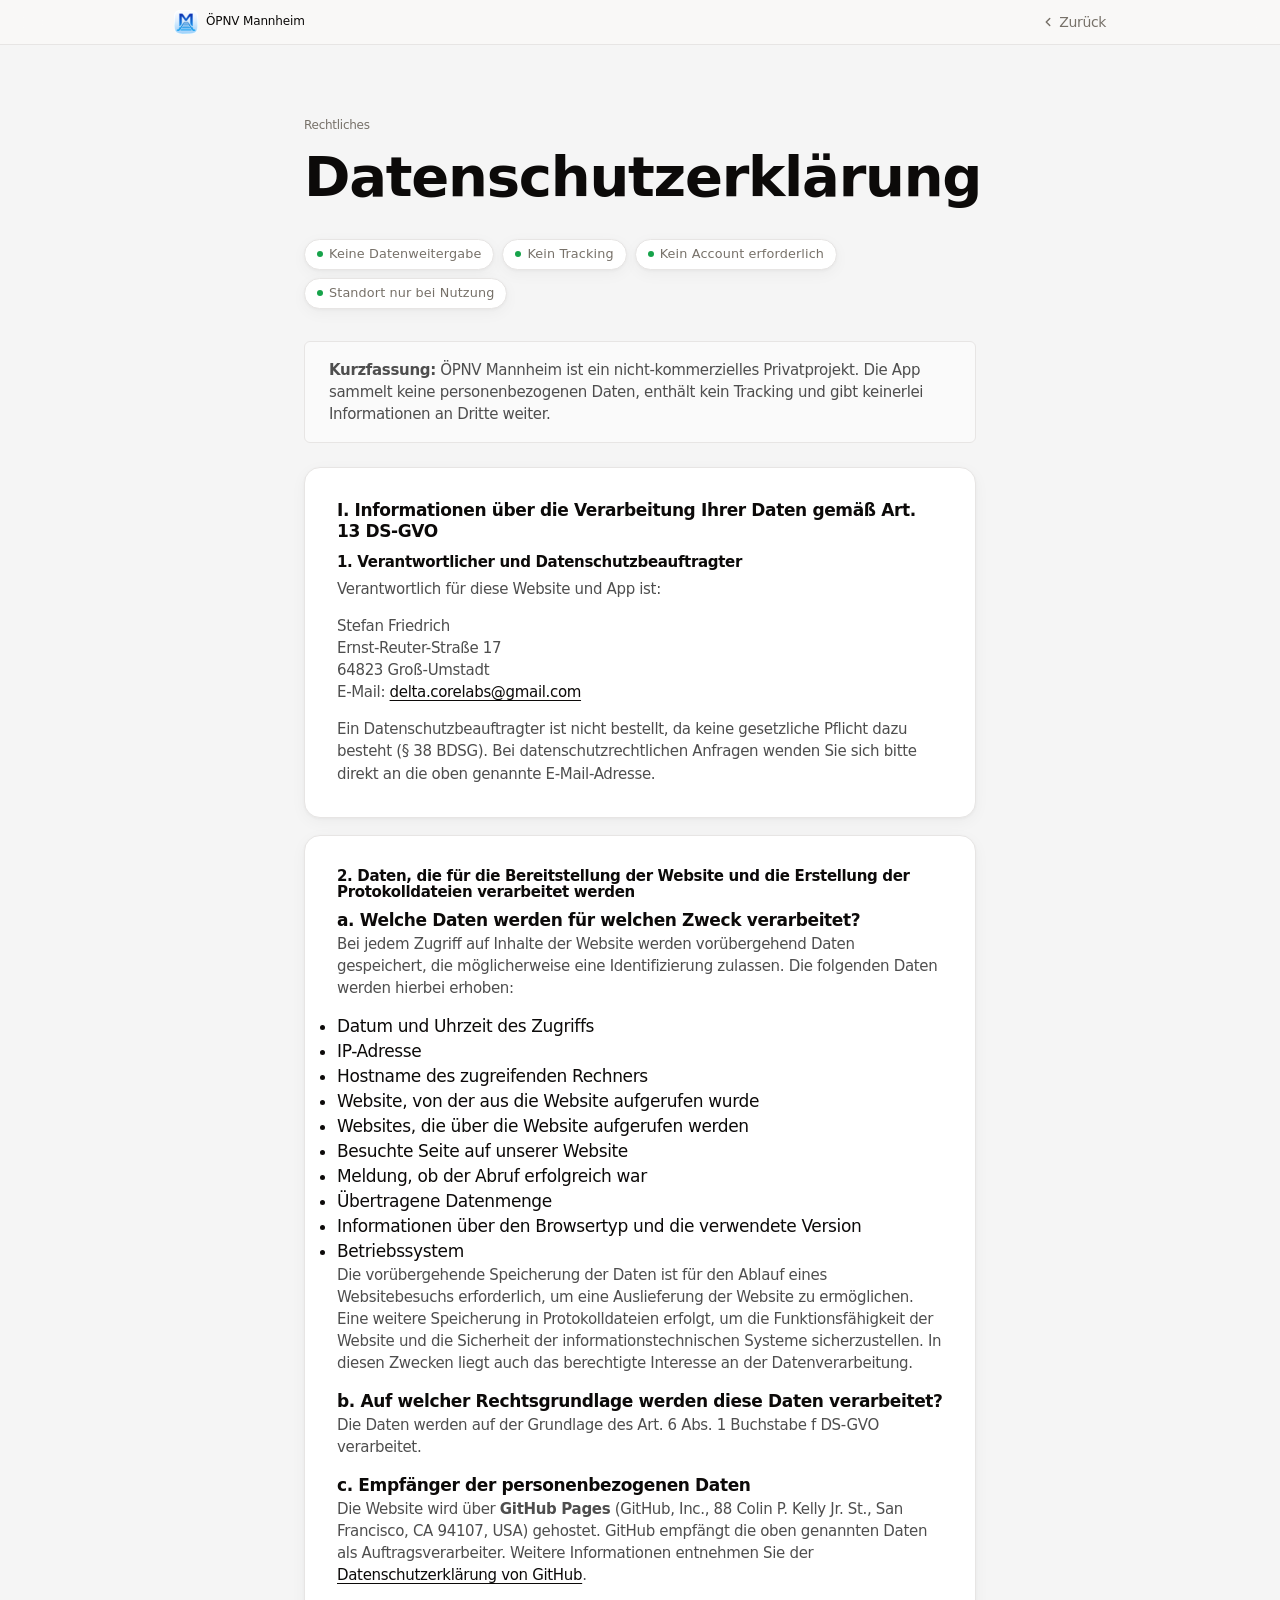
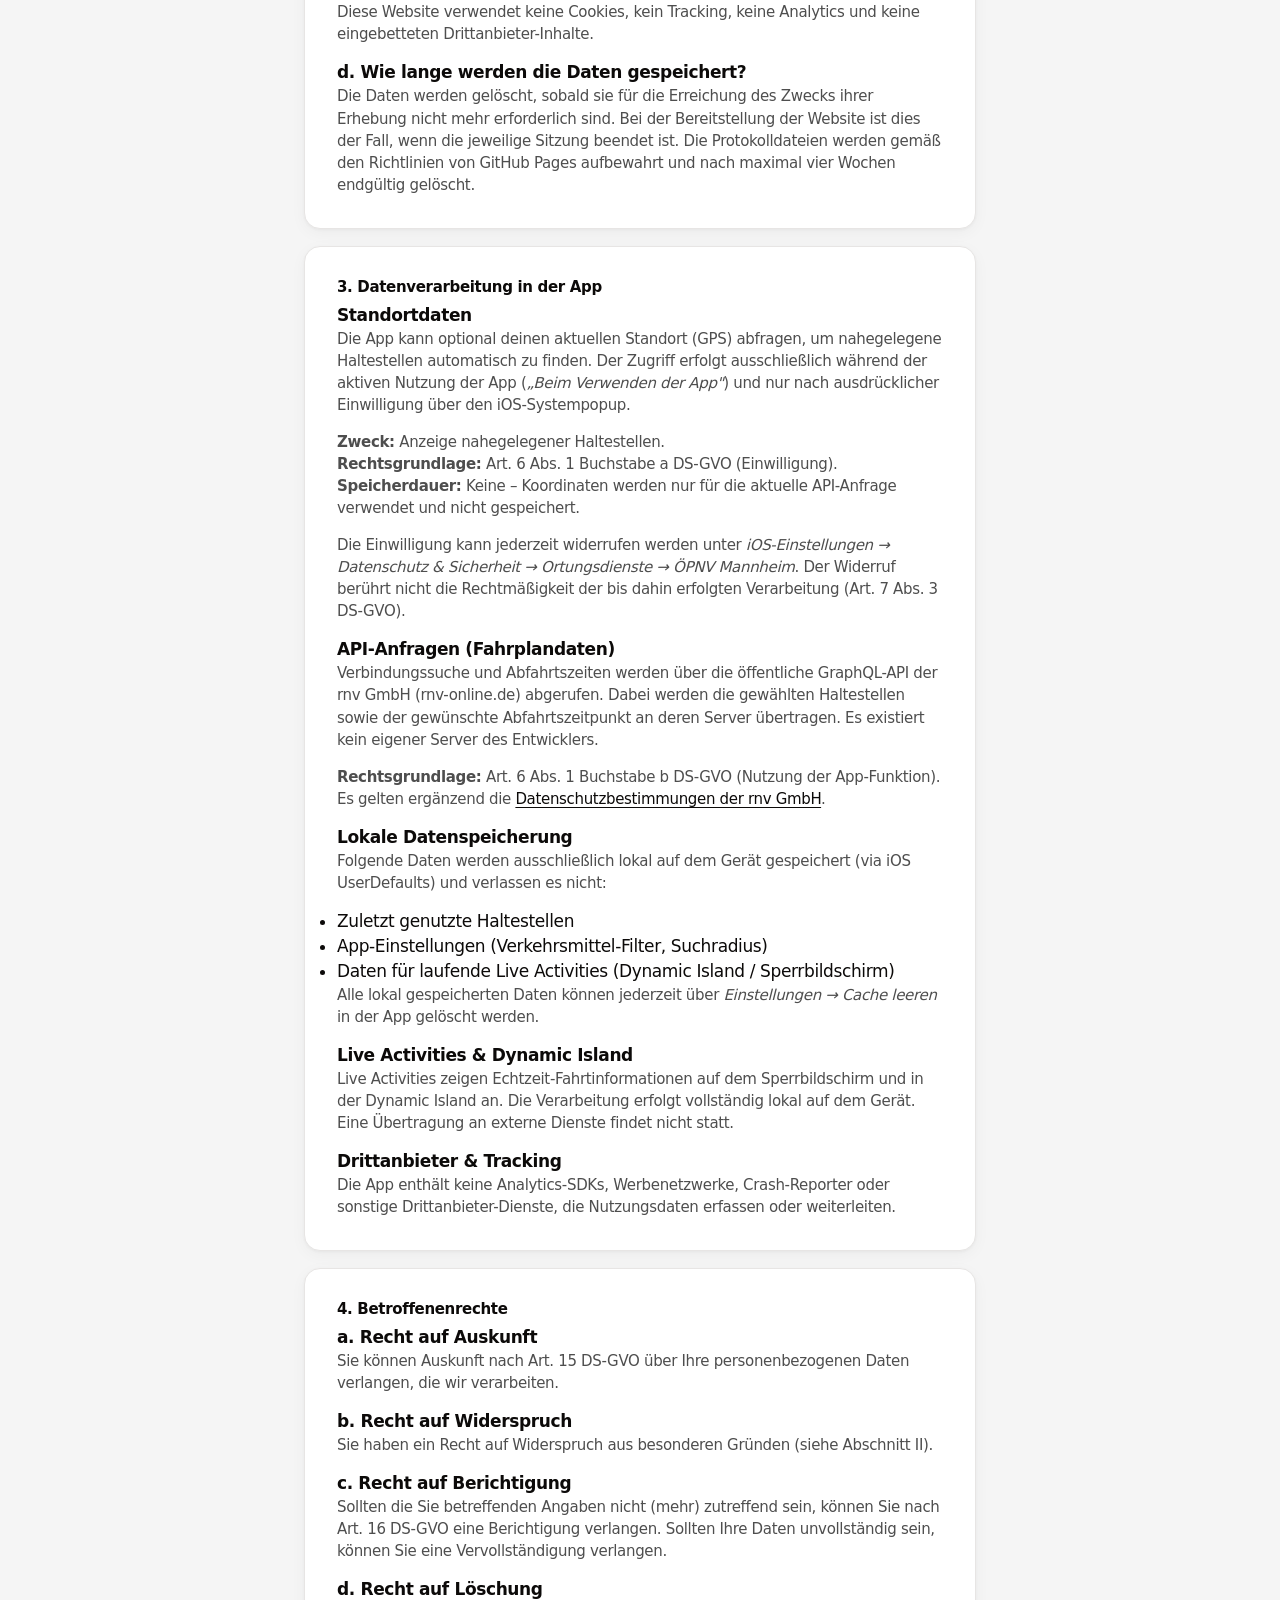
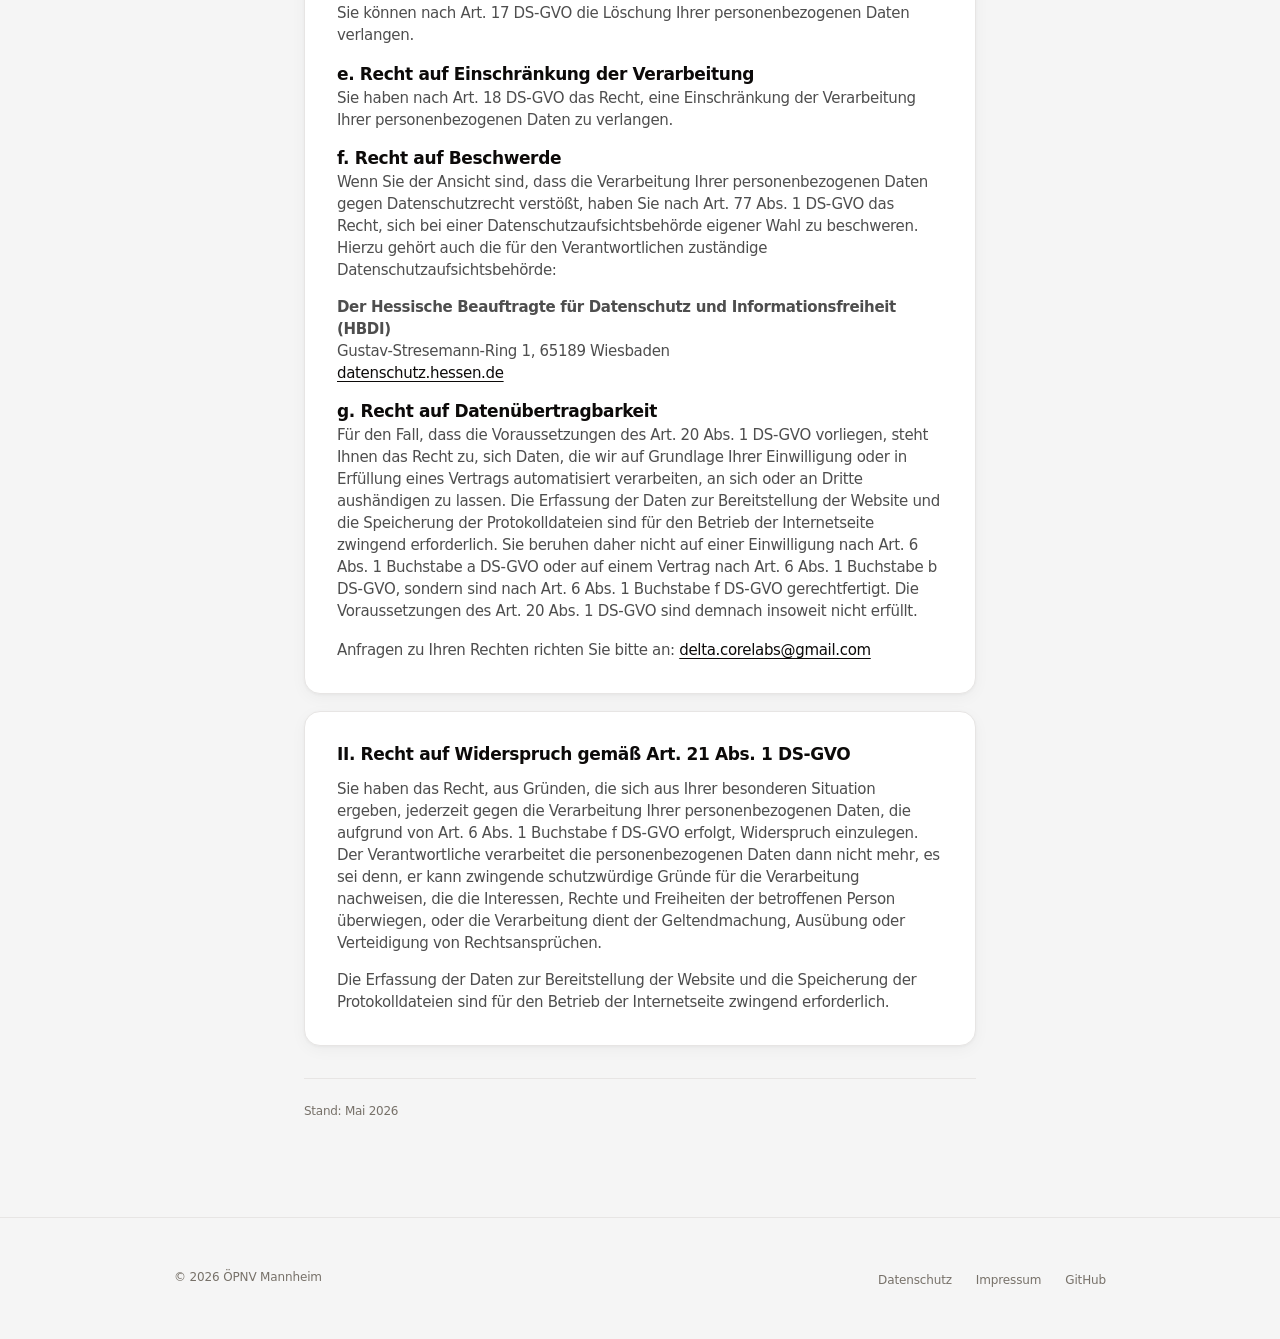
<file: docs/datenschutz.html>
<!DOCTYPE html>
<html lang="de">
<head>
  <meta charset="UTF-8" />
  <meta name="viewport" content="width=device-width, initial-scale=1.0" />
  <title>Datenschutzerklärung – ÖPNV Mannheim</title>
  <meta name="description" content="Datenschutzerklärung der App ÖPNV Mannheim – kein Tracking, keine Datenweitergabe." />
  <meta name="robots" content="noindex" />

  <link rel="icon" type="image/png" href="favicon.png" />
  <link rel="apple-touch-icon" href="apple-touch-icon.png" />
  <link rel="stylesheet" href="style.css" />
</head>
<body>

<nav>
  <div class="nav-inner">
    <a class="nav-logo" href="index.html">
      <img src="favicon.png" alt="" width="30" height="30" />
      ÖPNV Mannheim
    </a>
    <a class="back-link" href="index.html">
      <svg width="14" height="14" viewBox="0 0 24 24" fill="none" stroke="currentColor"
           stroke-width="2.5" stroke-linecap="round" stroke-linejoin="round" aria-hidden="true">
        <polyline points="15 18 9 12 15 6"/>
      </svg>
      Zurück
    </a>
  </div>
</nav>

<main class="page-main">
  <p class="page-eyebrow">Rechtliches</p>
  <h1>Datenschutzerklärung</h1>

  <div class="badge-group" style="margin-bottom: var(--sp-xl)">
    <span class="badge"><span class="dot"></span> Keine Datenweitergabe</span>
    <span class="badge"><span class="dot"></span> Kein Tracking</span>
    <span class="badge"><span class="dot"></span> Kein Account erforderlich</span>
    <span class="badge"><span class="dot"></span> Standort nur bei Nutzung</span>
  </div>

  <div class="highlight-box">
    <p>
      <strong>Kurzfassung:</strong> ÖPNV Mannheim ist ein nicht-kommerzielles Privatprojekt.
      Die App sammelt keine personenbezogenen Daten, enthält kein Tracking und gibt
      keinerlei Informationen an Dritte weiter.
    </p>
  </div>

  <!-- I. Informationen gemäß Art. 13 DS-GVO -->
  <div class="card">
    <h2>I. Informationen über die Verarbeitung Ihrer Daten gemäß Art. 13 DS-GVO</h2>

    <h3>1. Verantwortlicher und Datenschutzbeauftragter</h3>
    <p>Verantwortlich für diese Website und App ist:</p>
    <p>
      Stefan Friedrich<br />
      Ernst-Reuter-Straße 17<br />
      64823 Groß-Umstadt<br />
      E-Mail: <span id="contact-email-ds"><noscript>delta.corelabs [at] gmail.com</noscript></span>
    </p>
    <p>
      Ein Datenschutzbeauftragter ist nicht bestellt, da keine gesetzliche Pflicht
      dazu besteht (§ 38 BDSG). Bei datenschutzrechtlichen Anfragen wenden Sie sich
      bitte direkt an die oben genannte E-Mail-Adresse.
    </p>
  </div>

  <!-- I.2 Website-Protokolldaten -->
  <div class="card">
    <h3>2. Daten, die für die Bereitstellung der Website und die Erstellung der Protokolldateien verarbeitet werden</h3>

    <h4>a. Welche Daten werden für welchen Zweck verarbeitet?</h4>
    <p>
      Bei jedem Zugriff auf Inhalte der Website werden vorübergehend Daten gespeichert,
      die möglicherweise eine Identifizierung zulassen. Die folgenden Daten werden
      hierbei erhoben:
    </p>
    <ul>
      <li>Datum und Uhrzeit des Zugriffs</li>
      <li>IP-Adresse</li>
      <li>Hostname des zugreifenden Rechners</li>
      <li>Website, von der aus die Website aufgerufen wurde</li>
      <li>Websites, die über die Website aufgerufen werden</li>
      <li>Besuchte Seite auf unserer Website</li>
      <li>Meldung, ob der Abruf erfolgreich war</li>
      <li>Übertragene Datenmenge</li>
      <li>Informationen über den Browsertyp und die verwendete Version</li>
      <li>Betriebssystem</li>
    </ul>
    <p>
      Die vorübergehende Speicherung der Daten ist für den Ablauf eines Websitebesuchs
      erforderlich, um eine Auslieferung der Website zu ermöglichen. Eine weitere
      Speicherung in Protokolldateien erfolgt, um die Funktionsfähigkeit der Website
      und die Sicherheit der informationstechnischen Systeme sicherzustellen. In diesen
      Zwecken liegt auch das berechtigte Interesse an der Datenverarbeitung.
    </p>

    <h4>b. Auf welcher Rechtsgrundlage werden diese Daten verarbeitet?</h4>
    <p>
      Die Daten werden auf der Grundlage des Art. 6 Abs. 1 Buchstabe f DS-GVO verarbeitet.
    </p>

    <h4>c. Empfänger der personenbezogenen Daten</h4>
    <p>
      Die Website wird über <strong>GitHub Pages</strong> (GitHub, Inc., 88 Colin P.
      Kelly Jr. St., San Francisco, CA 94107, USA) gehostet. GitHub empfängt die oben
      genannten Daten als Auftragsverarbeiter. Weitere Informationen entnehmen Sie der
      <a href="https://docs.github.com/en/site-policy/privacy-policies/github-general-privacy-statement"
         target="_blank" rel="noopener">Datenschutzerklärung von GitHub</a>.
    </p>
    <p>
      Diese Website verwendet keine Cookies, kein Tracking, keine Analytics und
      keine eingebetteten Drittanbieter-Inhalte.
    </p>

    <h4>d. Wie lange werden die Daten gespeichert?</h4>
    <p>
      Die Daten werden gelöscht, sobald sie für die Erreichung des Zwecks ihrer
      Erhebung nicht mehr erforderlich sind. Bei der Bereitstellung der Website ist
      dies der Fall, wenn die jeweilige Sitzung beendet ist. Die Protokolldateien
      werden gemäß den Richtlinien von GitHub Pages aufbewahrt und nach maximal
      vier Wochen endgültig gelöscht.
    </p>
  </div>

  <!-- I.3 App -->
  <div class="card">
    <h3>3. Datenverarbeitung in der App</h3>

    <h4>Standortdaten</h4>
    <p>
      Die App kann optional deinen aktuellen Standort (GPS) abfragen, um nahegelegene
      Haltestellen automatisch zu finden. Der Zugriff erfolgt ausschließlich während
      der aktiven Nutzung der App (<em>„Beim Verwenden der App"</em>) und nur nach
      ausdrücklicher Einwilligung über den iOS-Systempopup.
    </p>
    <p>
      <strong>Zweck:</strong> Anzeige nahegelegener Haltestellen.<br />
      <strong>Rechtsgrundlage:</strong> Art. 6 Abs. 1 Buchstabe a DS-GVO (Einwilligung).<br />
      <strong>Speicherdauer:</strong> Keine – Koordinaten werden nur für die aktuelle
      API-Anfrage verwendet und nicht gespeichert.
    </p>
    <p>
      Die Einwilligung kann jederzeit widerrufen werden unter
      <em>iOS-Einstellungen → Datenschutz &amp; Sicherheit → Ortungsdienste → ÖPNV Mannheim</em>.
      Der Widerruf berührt nicht die Rechtmäßigkeit der bis dahin erfolgten Verarbeitung
      (Art. 7 Abs. 3 DS-GVO).
    </p>

    <h4>API-Anfragen (Fahrplandaten)</h4>
    <p>
      Verbindungssuche und Abfahrtszeiten werden über die öffentliche GraphQL-API der
      rnv GmbH (rnv-online.de) abgerufen. Dabei werden die gewählten Haltestellen
      sowie der gewünschte Abfahrtszeitpunkt an deren Server übertragen.
      Es existiert kein eigener Server des Entwicklers.
    </p>
    <p>
      <strong>Rechtsgrundlage:</strong> Art. 6 Abs. 1 Buchstabe b DS-GVO (Nutzung der
      App-Funktion).<br />
      Es gelten ergänzend die
      <a href="https://www.rnv-online.de/datenschutz" target="_blank" rel="noopener">
        Datenschutzbestimmungen der rnv GmbH</a>.
    </p>

    <h4>Lokale Datenspeicherung</h4>
    <p>
      Folgende Daten werden ausschließlich lokal auf dem Gerät gespeichert
      (via iOS UserDefaults) und verlassen es nicht:
    </p>
    <ul>
      <li>Zuletzt genutzte Haltestellen</li>
      <li>App-Einstellungen (Verkehrsmittel-Filter, Suchradius)</li>
      <li>Daten für laufende Live Activities (Dynamic Island / Sperrbildschirm)</li>
    </ul>
    <p>
      Alle lokal gespeicherten Daten können jederzeit über
      <em>Einstellungen → Cache leeren</em> in der App gelöscht werden.
    </p>

    <h4>Live Activities &amp; Dynamic Island</h4>
    <p>
      Live Activities zeigen Echtzeit-Fahrtinformationen auf dem Sperrbildschirm
      und in der Dynamic Island an. Die Verarbeitung erfolgt vollständig lokal auf
      dem Gerät. Eine Übertragung an externe Dienste findet nicht statt.
    </p>

    <h4>Drittanbieter &amp; Tracking</h4>
    <p>
      Die App enthält keine Analytics-SDKs, Werbenetzwerke, Crash-Reporter oder
      sonstige Drittanbieter-Dienste, die Nutzungsdaten erfassen oder weiterleiten.
    </p>
  </div>

  <!-- I.4 Betroffenenrechte -->
  <div class="card">
    <h3>4. Betroffenenrechte</h3>

    <h4>a. Recht auf Auskunft</h4>
    <p>
      Sie können Auskunft nach Art. 15 DS-GVO über Ihre personenbezogenen Daten
      verlangen, die wir verarbeiten.
    </p>

    <h4>b. Recht auf Widerspruch</h4>
    <p>
      Sie haben ein Recht auf Widerspruch aus besonderen Gründen (siehe Abschnitt II).
    </p>

    <h4>c. Recht auf Berichtigung</h4>
    <p>
      Sollten die Sie betreffenden Angaben nicht (mehr) zutreffend sein, können Sie
      nach Art. 16 DS-GVO eine Berichtigung verlangen. Sollten Ihre Daten unvollständig
      sein, können Sie eine Vervollständigung verlangen.
    </p>

    <h4>d. Recht auf Löschung</h4>
    <p>
      Sie können nach Art. 17 DS-GVO die Löschung Ihrer personenbezogenen Daten verlangen.
    </p>

    <h4>e. Recht auf Einschränkung der Verarbeitung</h4>
    <p>
      Sie haben nach Art. 18 DS-GVO das Recht, eine Einschränkung der Verarbeitung
      Ihrer personenbezogenen Daten zu verlangen.
    </p>

    <h4>f. Recht auf Beschwerde</h4>
    <p>
      Wenn Sie der Ansicht sind, dass die Verarbeitung Ihrer personenbezogenen Daten
      gegen Datenschutzrecht verstößt, haben Sie nach Art. 77 Abs. 1 DS-GVO das Recht,
      sich bei einer Datenschutzaufsichtsbehörde eigener Wahl zu beschweren. Hierzu
      gehört auch die für den Verantwortlichen zuständige Datenschutzaufsichtsbehörde:
    </p>
    <p>
      <strong>Der Hessische Beauftragte für Datenschutz und Informationsfreiheit (HBDI)</strong><br />
      Gustav-Stresemann-Ring 1, 65189 Wiesbaden<br />
      <a href="https://datenschutz.hessen.de" target="_blank" rel="noopener">
        datenschutz.hessen.de</a>
    </p>

    <h4>g. Recht auf Datenübertragbarkeit</h4>
    <p>
      Für den Fall, dass die Voraussetzungen des Art. 20 Abs. 1 DS-GVO vorliegen,
      steht Ihnen das Recht zu, sich Daten, die wir auf Grundlage Ihrer Einwilligung
      oder in Erfüllung eines Vertrags automatisiert verarbeiten, an sich oder an
      Dritte aushändigen zu lassen. Die Erfassung der Daten zur Bereitstellung der
      Website und die Speicherung der Protokolldateien sind für den Betrieb der
      Internetseite zwingend erforderlich. Sie beruhen daher nicht auf einer
      Einwilligung nach Art. 6 Abs. 1 Buchstabe a DS-GVO oder auf einem Vertrag
      nach Art. 6 Abs. 1 Buchstabe b DS-GVO, sondern sind nach Art. 6 Abs. 1
      Buchstabe f DS-GVO gerechtfertigt. Die Voraussetzungen des Art. 20 Abs. 1
      DS-GVO sind demnach insoweit nicht erfüllt.
    </p>

    <p style="margin-top: var(--sp-md)">
      Anfragen zu Ihren Rechten richten Sie bitte an:
      <span id="contact-email-ds2"><noscript>delta.corelabs [at] gmail.com</noscript></span>
    </p>
  </div>

  <!-- II. Widerspruchsrecht -->
  <div class="card">
    <h2>II. Recht auf Widerspruch gemäß Art. 21 Abs. 1 DS-GVO</h2>
    <p>
      Sie haben das Recht, aus Gründen, die sich aus Ihrer besonderen Situation ergeben,
      jederzeit gegen die Verarbeitung Ihrer personenbezogenen Daten, die aufgrund von
      Art. 6 Abs. 1 Buchstabe f DS-GVO erfolgt, Widerspruch einzulegen. Der Verantwortliche
      verarbeitet die personenbezogenen Daten dann nicht mehr, es sei denn, er kann
      zwingende schutzwürdige Gründe für die Verarbeitung nachweisen, die die Interessen,
      Rechte und Freiheiten der betroffenen Person überwiegen, oder die Verarbeitung dient
      der Geltendmachung, Ausübung oder Verteidigung von Rechtsansprüchen.
    </p>
    <p>
      Die Erfassung der Daten zur Bereitstellung der Website und die Speicherung der
      Protokolldateien sind für den Betrieb der Internetseite zwingend erforderlich.
    </p>
  </div>

  <p class="meta">Stand: Mai 2026</p>
</main>

<footer>
  <div class="footer-inner">
    <span>© 2026 ÖPNV Mannheim</span>
    <ul>
      <li><a href="datenschutz.html">Datenschutz</a></li>
      <li><a href="impressum.html">Impressum</a></li>
      <li><a href="https://github.com/friedrichstefan/RNV-Transport-App" target="_blank" rel="noopener">GitHub</a></li>
    </ul>
  </div>
</footer>

<script>
(function () {
  var u = 'delta.corelabs', d = 'gmail.com', addr = u + '@' + d;
  var link = '<a href="mailto:' + addr + '">' + addr + '</a>';
  ['contact-email-ds', 'contact-email-ds2'].forEach(function (id) {
    var el = document.getElementById(id);
    if (el) el.innerHTML = link;
  });
})();
</script>

</body>
</html>
</file>
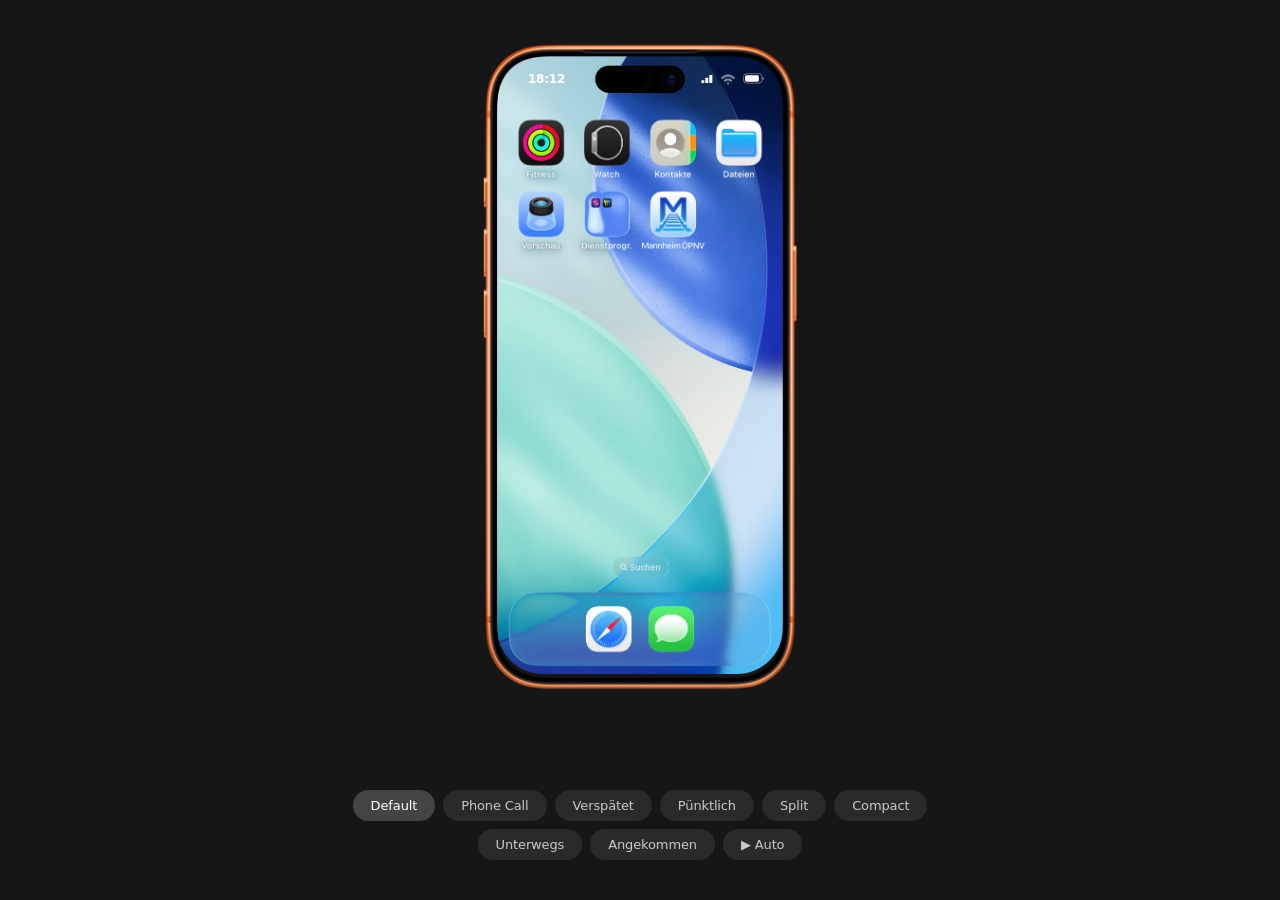
<file: docs/dynamic-island-demo.html>
<!DOCTYPE html>
<html lang="en">
<head>
  <meta charset="UTF-8"/>
  <meta name="viewport" content="width=device-width, initial-scale=1.0"/>
  <title>Dynamic Island Demo</title>
  <style>
    *, *::before, *::after { box-sizing: border-box; margin: 0; padding: 0; }

    :root {
      --di-w: 88px;
      --di-h: 27px;
    }

    body {
      background: #161616;
      color: #fff;
      font-family: -apple-system, BlinkMacSystemFont, 'SF Pro Text', system-ui, sans-serif;
      min-height: 100vh;
      display: flex;
      align-items: center;
      justify-content: center;
      -webkit-font-smoothing: antialiased;
      overflow: hidden;
    }

    /* ── Page ───────────────────────────────────── */
    .page {
      display: flex;
      flex-direction: column;
      align-items: center;
      gap: 40px;
    }

    /* ── Phone container ───────────────────────── */
    .phone-container {
      position: relative;
      width: 320px;
      height: 654px;
      flex-shrink: 0;
      overflow: hidden;
    }

    .screen-bg {
      position: absolute;
      top: 2.4%;
      left: 5.33%;
      width: 89.33%;
      height: 94.5%;
      background: #161616;
      background-image: url("screenshots/Simulator Screenshot - iPhone 17 Pro - 2026-05-12 at 22.54.34.jpeg");
      background-size: cover;
      background-position: center top;
      border-radius: 20px 20px 46px 46px;
      z-index: 1;
    }

    .phone-frame {
      position: absolute;
      top: 0; left: 0;
      width: 100%; height: 100%;
      object-fit: contain;
      z-index: 10;
      pointer-events: none;
      user-select: none;
      -webkit-user-drag: none;
    }

    /* ── Dynamic Island stage (inside phone) ───── */
    .di-stage {
      position: absolute;
      top: 25.5px;
      left: 0; right: 0;
      display: flex;
      justify-content: center;
      z-index: 5;
      overflow: visible;
    }

    /* ── Island container ───────────────────────── */
    /* overflow: visible so SVG & lonely item can escape */
    .di-wrap {
      position: relative;
      width: var(--di-w);
      height: var(--di-h);
      will-change: width, height;
    }

    /* ── Main pill (darkroom) ───────────────────── */
    .darkroom {
      position: absolute;
      top: 0; left: 0;
      width: var(--di-w);
      height: var(--di-h);
      border-radius: 9999px;
      background: #000000;
      overflow: hidden;
      display: flex;
      align-items: center;
      justify-content: space-between;
      will-change: width, height, transform, border-radius;
    }

    /* ── Expanded content (phone call) ─────────── */
    .expanded-content {
      position: absolute;
      inset: 0;
      display: flex;
      align-items: center;
      justify-content: space-between;
      opacity: 0;
      filter: blur(5px);
      transform: scale(0.9);
      pointer-events: none;
      will-change: opacity, filter, transform;
    }

    .exp-left  { flex: 1; padding-left: 16px; display: flex; align-items: center; }
    .exp-right { flex: 1; padding-right: 14px; display: flex; align-items: center; justify-content: flex-end; }

    .caller { display: flex; align-items: center; gap: 8px; }

    .caller-photo {
      min-width: 34px; min-height: 34px;
      max-width: 34px; max-height: 34px;
      border-radius: 50%;
      background: linear-gradient(135deg, #f97316 0%, #ec4899 100%);
      display: flex; align-items: center; justify-content: center;
      font-size: 12px; font-weight: 700; color: white;
      overflow: hidden; flex-shrink: 0;
    }

    .caller-info {
      display: flex; flex-direction: column;
      line-height: 1;
      letter-spacing: -0.02em;
    }
    .caller-info .device { color: #6c6c6c; font-size: 10px; }
    .caller-info .name   { color: #fff; font-size: 12px; margin-top: 3px; }

    .phone-booth { display: flex; align-items: center; gap: 8px; }

    .phone-btn {
      width: 31px; height: 31px;
      border-radius: 50%;
      display: flex; align-items: center; justify-content: center;
      border: none; cursor: pointer; flex-shrink: 0;
    }
    .phone-btn.refuse  { background: #f33939; }
    .phone-btn.receive { background: #63e159; }

    /* ── Compact mode content (both-sides, no bubble) */
    .compact-content {
      position: absolute;
      inset: 0;
      display: flex;
      align-items: center;
      justify-content: space-between;
      padding: 0 11px 0 6px;
      opacity: 0;
      filter: blur(5px);
      transform: scale(0.9);
      pointer-events: none;
      will-change: opacity, filter, transform;
    }

    .compact-left {
      display: flex;
      align-items: center;
      gap: 3px;
      flex-shrink: 0;
      margin-left: -2px;
    }

    .compact-line {
      font-size: 10px;
      font-weight: 800;
      color: #661a99;
      letter-spacing: -0.01em;
      white-space: nowrap;
    }

    .compact-time {
      font-size: 10px;
      font-weight: 800;
      color: #f97316;
      letter-spacing: -0.02em;
      font-variant-numeric: tabular-nums;
      font-family: ui-monospace, 'SF Mono', monospace;
      text-align: right;
      min-width: 44px;
      white-space: nowrap;
      margin-right: 3px;
    }

    /* ── Minimized left item (split mode) ───────── */
    .minimized-left {
      position: absolute;
      top: 50%; left: 8px;
      transform: translateY(-50%) scaleX(0.5);
      display: flex; align-items: center;
      opacity: 0;
      filter: blur(4px);
      pointer-events: none;
      will-change: opacity, filter, transform;
    }

    .lyft-mark {
      width: 16px; height: 16px;
      border-radius: 50%;
      background: #f0257f;
      flex-shrink: 0;
    }

    /* ── SVG meta-animation (goo / split effect) ─ */
    /* Positioned to the right of .di-wrap (right: -46px) */
    .meta-svg {
      position: absolute;
      right: -46px;
      top: 50%;
      transform: translateY(-50%);
      z-index: -1;
      pointer-events: none;
      overflow: visible;
    }

    /* ── Lonely island item (right bubble content) */
    .lonely-item {
      position: absolute;
      top: 0; right: -31px;
      width: 28px; height: 30px;
      display: flex; align-items: center; justify-content: center;
      color: #fff;
      font-size: 11px; font-weight: 600;
      letter-spacing: -0.01em;
      opacity: 0;
      filter: blur(4px);
      transform: translateX(-100px) scaleX(0.5);
      pointer-events: none;
      will-change: opacity, filter, transform;
    }

    /* ── Live Activity content ──────────────────── */
    .la-content {
      position: absolute;
      inset: 0;
      opacity: 0;
      filter: blur(5px);
      transform: scale(0.9);
      pointer-events: none;
      will-change: opacity, filter, transform;
      overflow: hidden;
    }

    /* Panels crossfade inside la-content */
    .la-panel {
      position: absolute;
      inset: 0;
      display: flex;
      flex-direction: column;
      justify-content: space-between;
      padding: 14px 12px 12px 12px;
      gap: 10px;
      opacity: 0;
      transition: opacity 250ms ease;
      pointer-events: none;
    }
    .la-panel.active { opacity: 1; pointer-events: auto; }

    /* Header row */
    .la-header { display: flex; align-items: center; justify-content: space-between; }

    .la-badge {
      display: flex; align-items: center; gap: 2px;
      background: #7c3aed;
      border-radius: 5px;
      padding: 2px 5px;
      font-size: 9px; font-weight: 800; color: white;
      letter-spacing: -0.01em;
      margin-left: 20px;
    }
    .la-chip {
      display: flex; align-items: center; gap: 3px;
      border-radius: 9999px;
      padding: 3px 8px;
      font-size: 11px; font-weight: 800; color: white;
      letter-spacing: -0.01em;
      margin-right: 8px;
    }
    .la-chip-delay     { background: #f97316; }
    .la-chip-ontime    { background: #22c55e; font-size: 9px; padding: 2px 6px; }
    .la-chip-unterwegs { background: #3b82f6; }
    #laPanel-during .la-chip { margin-top: 5px; font-size: 9px; padding: 2px 6px; margin-right: 0px; }

    /* Main: before departure */
    .la-main { display: flex; align-items: flex-start; justify-content: space-between; gap: 8px; flex: 1; margin-top: 6px; padding-top: 12px; }
    .la-dep-col { display: flex; flex-direction: column; gap: 2px; flex: 1; }
    .la-dep-row { display: flex; align-items: center; gap: 4px; }
    .la-dep-time  { font-size: 14px; font-weight: 800; color: #fff; letter-spacing: -0.03em; font-variant-numeric: tabular-nums; }
    .la-dep-delay { font-size: 10px; font-weight: 800; color: #f97316; }
    .la-from      { font-size: 10px; font-weight: 500; color: #888; }
    .la-cd-col    { display: flex; flex-direction: column; align-items: flex-end; gap: 1px; flex-shrink: 0; }
    .la-cd-label  { font-size: 7px; font-weight: 700; color: #666; letter-spacing: 0.04em; }
    .la-cd-value  { font-size: 22px; font-weight: 800; color: #f97316; letter-spacing: -0.04em; line-height: 1; font-variant-numeric: tabular-nums; }

    /* Footer */
    .la-footer  { display: flex; align-items: center; justify-content: space-between; padding-bottom: 20px;}
    .la-to-row  { display: flex; align-items: center; gap: 3px; flex: 1; min-width: 0; }
    .la-to      { font-size: 10px; font-weight: 600; color: #888; white-space: nowrap; overflow: hidden; text-overflow: ellipsis; }
    .la-arr     { font-size: 9px; font-weight: 500; color: rgba(136,136,136,0.7); white-space: nowrap; flex-shrink: 0; font-variant-numeric: tabular-nums; }

    /* During journey */
    .la-during-row  { display: flex; align-items: flex-start; justify-content: space-between; flex: 1; margin-top: 9px; }
    .la-stat-left   { display: flex; flex-direction: column; gap: 1px; flex: 1; }
    .la-stat-right  { display: flex; flex-direction: column; gap: 1px; flex: 1; align-items: flex-end; }
    .la-stat-center { display: flex; flex-direction: column; align-items: center; flex-shrink: 0; width: 58px; }
    .la-stat-time-row    { display: flex; align-items: center; gap: 3px; }
    .la-stat-time-row--r { flex-direction: row-reverse; }
    .la-stat-time    { font-size: 12px; font-weight: 800; color: #fff; font-variant-numeric: tabular-nums; }
    .la-stat-delay   { font-size: 9px; font-weight: 800; color: #f97316; }
    .la-stat-station   { font-size: 9px; font-weight: 500; color: #888; }
    .la-stat-station--r{ text-align: right; }
    .la-noch     { font-size: 7px; font-weight: 700; color: #666; }
    .la-noch-val { font-size: 15px; font-weight: 800; color: #f97316; letter-spacing: -0.03em; line-height: 1.1; font-variant-numeric: tabular-nums; }

    /* Progress bar */
    .la-progress-track {
      position: relative; height: 22px;
      display: flex; align-items: center; flex-shrink: 0; margin-bottom: 10px;
    }
    .la-progress-track::before {
      content: ''; position: absolute; inset: 50% 0; margin-top: -3px;
      height: 6px; background: rgba(255,255,255,0.1); border-radius: 9999px;
    }
    .la-progress-fill {
      position: absolute; left: 0; top: 50%; height: 6px; margin-top: -3px;
      background: linear-gradient(to right, rgba(249,115,22,0.5), #f97316);
      border-radius: 9999px; width: 0%; transition: none;
    }
    .la-progress-dot {
      position: absolute; left: calc(0% - 11px); top: 50%; transform: translateY(-50%);
      width: 22px; height: 22px; background: #f97316; border-radius: 50%;
      display: flex; align-items: center; justify-content: center;
      box-shadow: 0 0 8px rgba(249,115,22,0.5); transition: none;
    }

    /* Arrived */
    .la-arrived-row { display: flex; align-items: center; gap: 10px; padding: 28px 0 4px 0; }
    .la-arrived-info { display: flex; flex-direction: column; gap: 2px; }
    .la-arrived-title   { font-size: 13px; font-weight: 800; color: #fff; }
    .la-arrived-station { font-size: 10px; font-weight: 500; color: #888; }
    .la-end-btn {
      display: flex; align-items: center; justify-content: center; gap: 5px;
      background: rgba(239,68,68,0.75); border: none; border-radius: 10px;
      color: white; font-size: 13px; font-weight: 700; font-family: inherit;
      cursor: pointer; padding: 9px 12px; width: 100%;
      margin-bottom: 12px;
    }

    /* State label */
    .state-label {
      font-size: 11px; font-weight: 600; color: rgba(255,255,255,0.4);
      letter-spacing: -0.01em; min-height: 16px; text-align: center;
      transition: opacity 200ms ease;
    }

    /* Auto button */
    .ctrl-btn-auto { background: #1a3a1a; color: #4ade80; }
    .ctrl-btn-auto:hover { background: #1f4a1f; color: #86efac; }
    .ctrl-btn-auto.playing { background: #3a1a1a !important; color: #f87171 !important; }

    /* ── Controls ───────────────────────────────── */
    .controls {
      display: flex;
      flex-wrap: wrap;
      gap: 8px;
      justify-content: center;
      max-width: 600px;
    }

    .ctrl-btn {
      padding: 8px 18px;
      border-radius: 9999px;
      background: #2a2a2a;
      color: rgba(255,255,255,.75);
      border: none;
      cursor: pointer;
      font-size: 13px;
      font-family: inherit;
      letter-spacing: -0.01em;
      transition: background .15s, color .15s;
    }
    .ctrl-btn:hover { background: #333; color: #fff; }
    .ctrl-btn.active { background: #444; color: #fff; }

    /* ── Status bar time ────────────────────────── */
    .status-time {
      position: absolute;
      top: 26.75px;
      left: 48px;
      height: 24px;
      display: flex;
      align-items: center;
      font-size: 12px;
      font-weight: 600;
      color: #fff;
      letter-spacing: -0.02em;
      font-variant-numeric: tabular-nums;
      z-index: 3;
      pointer-events: none;
      transition: transform 400ms cubic-bezier(0.34, 1.56, 0.64, 1),
                  opacity  300ms ease;
    }

    /* ── Status bar icons (right) ───────────────── */
    .status-icons {
      position: absolute;
      top: 26.75px;
      right: 35px;
      height: 24px;
      display: flex;
      align-items: center;
      gap: 5px;
      z-index: 3;
      pointer-events: none;
      transition: transform 400ms cubic-bezier(0.34, 1.56, 0.64, 1),
                  opacity  300ms ease;
    }

    /* ── GitHub link ────────────────────────────── */
    .github-link {
      position: fixed;
      bottom: 28px;
      left: 50%;
      transform: translateX(-50%);
      display: flex; align-items: center; gap: 7px;
      font-size: 13px; font-weight: 600;
      color: rgba(255,255,255,.45);
      text-decoration: none;
      white-space: nowrap;
      transition: color .15s;
    }
    .github-link:hover { color: rgba(255,255,255,.8); }
  </style>
</head>
<body>

<div class="page">

  <!-- ── Phone + Dynamic Island ──────────────── -->
  <div class="phone-container">
  <div class="screen-bg"></div>
  <div class="di-stage">
  <div class="di-wrap" id="diWrap">

    <!-- Main pill -->
    <div class="darkroom" id="darkroom">

      <!-- Expanded mode: phone call -->
      <div class="expanded-content" id="expandedContent">
        <div class="exp-left">
          <div class="caller">
            <div class="caller-photo">JH</div>
            <div class="caller-info">
              <span class="device">iPhone</span>
              <span class="name">Jang Haemin</span>
            </div>
          </div>
        </div>
        <div class="exp-right">
          <div class="phone-booth">
            <button class="phone-btn refuse" aria-label="Refuse">
              <!-- phone down / hangup -->
              <svg width="20" height="20" viewBox="0 0 24 24" fill="white">
                <path d="M6.6 10.8c1.4 3.1 3.8 5.5 6.9 6.9l2.3-2.3c.27-.27.67-.36 1.02-.24 1.12.37 2.33.57 3.58.57.55 0 1 .45 1 1V20c0 .55-.45 1-1 1C9.4 21 3 14.6 3 6.6c0-.56.45-1 1-1H8c.55 0 1 .45 1 1 0 1.24.2 2.45.57 3.57.11.35.03.74-.25 1.02L6.6 10.8z"
                      transform="rotate(135 12 12)"/>
              </svg>
            </button>
            <button class="phone-btn receive" aria-label="Receive">
              <!-- phone up / answer -->
              <svg width="16" height="16" viewBox="0 0 24 24" fill="white">
                <path d="M6.6 10.8c1.4 3.1 3.8 5.5 6.9 6.9l2.3-2.3c.27-.27.67-.36 1.02-.24 1.12.37 2.33.57 3.58.57.55 0 1 .45 1 1V20c0 .55-.45 1-1 1C9.4 21 3 14.6 3 6.6c0-.56.45-1 1-1H8c.55 0 1 .45 1 1 0 1.24.2 2.45.57 3.57.11.35.03.74-.25 1.02L6.6 10.8z"/>
              </svg>
            </button>
          </div>
        </div>
      </div>

      <!-- Compact mode: transit line + time -->
      <div class="compact-content" id="compactContent">
        <div class="compact-left">
          <!-- tram.fill equivalent (Material tram icon) -->
          <svg width="11" height="11" viewBox="0 0 24 24" fill="#661a99" aria-hidden="true">
            <path d="M19 16H5v1.5c0 .8.7 1.5 1.5 1.5h11c.8 0 1.5-.7 1.5-1.5V16zm0-9H5v7h14V7zM12 4c-.55 0-1 .45-1 1s.45 1 1 1 1-.45 1-1-.45-1-1-1zm8-1H4c-1.1 0-2 .9-2 2v12c0 1.1.9 2 2 2l-2 2v1h20v-1l-2-2c1.1 0 2-.9 2-2V5c0-1.1-.9-2-2-2zm0 15H4V5h16v13z"/>
          </svg>
          <span class="compact-line">RE10</span>
        </div>
        <span class="compact-time">6:11</span>
      </div>

      <!-- Minimized left (split mode) -->
      <div class="minimized-left" id="minimizedLeft">
        <div class="lyft-mark"></div>
      </div>

      <!-- Live Activity -->
      <div class="la-content" id="laContent">

        <!-- Panel 1+2: Vor Abfahrt (ontime / delayed) -->
        <div class="la-panel active" id="laPanel-before" style="gap: 2px">
          <div class="la-header">
            <div class="la-badge">
              <svg width="9" height="9" viewBox="0 0 24 24" fill="white"><path d="M4 17h2v-7H4v7zm14-9h-4V6l-2-2h-4L6 6v2H2v2h1v9h14v-9h1V8h-1zm-6 9h-4v-4h4v4zm2-9H8V6.83L9.83 5h4.34L16 6.83V8z"/></svg>
              <span>RE 1</span>
            </div>
            <div class="la-chip la-chip-delay" id="laChipDelay">
              <svg width="9" height="9" viewBox="0 0 24 24" fill="white"><path d="M1 21h22L12 2 1 21zm12-3h-2v-2h2v2zm0-4h-2v-4h2v4z"/></svg>
              <span id="laChipDelayText">+16'</span>
            </div>
            <div class="la-chip la-chip-ontime" id="laChipOntime" style="display:none;">
              <svg width="9" height="9" viewBox="0 0 24 24" fill="white"><path d="M12 2C6.48 2 2 6.48 2 12s4.48 10 10 10 10-4.48 10-10S17.52 2 12 2zm-2 14.5v-9l6 4.5-6 4.5z" style="display:none"/><path d="M9 16.17L4.83 12l-1.42 1.41L9 19 21 7l-1.41-1.41z"/></svg>
              <span>Pünktlich</span>
            </div>
          </div>
          <div class="la-main">
            <div class="la-dep-col">
              <div class="la-dep-row">
                <svg width="9" height="9" viewBox="0 0 24 24" fill="#f97316"><path d="M11.99 2C6.47 2 2 6.48 2 12s4.47 10 9.99 10C17.52 22 22 17.52 22 12S17.52 2 11.99 2zM12 20c-4.42 0-8-3.58-8-8s3.58-8 8-8 8 3.58 8 8-3.58 8-8 8zm.5-13H11v6l5.25 3.15.75-1.23-4.5-2.67V7z"/></svg>
                <span class="la-dep-time" id="laDepTime">20:47</span>
                <span class="la-dep-delay" id="laDepDelay">+16'</span>
              </div>
              <span class="la-from">Mannheim, Hauptbahnhof</span>
            </div>
            <div class="la-cd-col">
              <span class="la-cd-label" id="laCdLabel">ABFAHRT IN</span>
              <span class="la-cd-value" id="laCdValue">6:04</span>
            </div>
          </div>
          <div class="la-footer">
            <div class="la-to-row">
              <svg width="8" height="8" viewBox="0 0 24 24" fill="#888"><path d="M8.59 16.59L13.17 12 8.59 7.41 10 6l6 6-6 6z"/></svg>
              <span class="la-to">Heidelberg, Hauptbahnhof</span>
            </div>
            <span class="la-arr">Ank. 21:05</span>
          </div>
        </div>

        <!-- Panel 3: Während Fahrt -->
        <div class="la-panel" id="laPanel-during">
          <div class="la-header">
            <div class="la-badge">
              <svg width="9" height="9" viewBox="0 0 24 24" fill="white"><path d="M4 17h2v-7H4v7zm14-9h-4V6l-2-2h-4L6 6v2H2v2h1v9h14v-9h1V8h-1zm-6 9h-4v-4h4v4zm2-9H8V6.83L9.83 5h4.34L16 6.83V8z"/></svg>
              <span>RE 1</span>
            </div>
            <div class="la-chip la-chip-unterwegs" id="laChipUnterwegs">
              <svg width="9" height="9" viewBox="0 0 24 24" fill="white"><path d="M12 2C6.48 2 2 6.48 2 12s4.48 10 10 10 10-4.48 10-10S17.52 2 12 2zm-2 14.5v-9l6 4.5-6 4.5z"/></svg>
              <span id="laChipUnterwegsText">Unterwegs</span>
            </div>
          </div>
          <div class="la-during-row">
            <div class="la-stat-left">
              <div class="la-stat-time-row">
                <span class="la-stat-time">20:47</span>
                <span class="la-stat-delay" id="laDuringDelay">+5'</span>
              </div>
              <span class="la-stat-station">Mannheim Hbf</span>
            </div>
            <div class="la-stat-center">
              <span class="la-noch">noch</span>
              <span class="la-noch-val" id="laNochVal">14:22</span>
            </div>
            <div class="la-stat-right">
              <div class="la-stat-time-row la-stat-time-row--r">
                <span class="la-stat-delay" id="laDuringDelayR">+5'</span>
                <span class="la-stat-time">21:05</span>
              </div>
              <span class="la-stat-station la-stat-station--r">Heidelberg Hbf</span>
            </div>
          </div>
          <div class="la-progress-track">
            <div class="la-progress-fill" id="laProgressFill"></div>
            <div class="la-progress-dot" id="laProgressDot">
              <svg width="16" height="16" viewBox="0 0 24 24" fill="white"><path d="M4 17h2v-7H4v7zm14-9h-4V6l-2-2h-4L6 6v2H2v2h1v9h14v-9h1V8h-1zm-6 9h-4v-4h4v4zm2-9H8V6.83L9.83 5h4.34L16 6.83V8z"/></svg>
            </div>
          </div>
        </div>

        <!-- Panel 6: Angekommen -->
        <div class="la-panel" id="laPanel-arrived">
          <div class="la-arrived-row">
            <svg width="22" height="22" viewBox="0 0 24 24" fill="#22c55e"><path d="M12 2C6.48 2 2 6.48 2 12s4.48 10 10 10 10-4.48 10-10S17.52 2 12 2zm-2 14.5v-9l6 4.5-6 4.5z" style="display:none"/><path d="M12 2C6.48 2 2 6.48 2 12s4.48 10 10 10 10-4.48 10-10S17.52 2 12 2zm1 15h-2v-2h2v2zm0-4h-2V7h2v6z" style="display:none"/><circle cx="12" cy="12" r="10" fill="#22c55e" opacity="0.15"/><path d="M9 16.17L4.83 12l-1.42 1.41L9 19 21 7l-1.41-1.41z" fill="#22c55e"/></svg>
            <div class="la-arrived-info">
              <span class="la-arrived-title">Angekommen!</span>
              <span class="la-arrived-station">Heidelberg, Hauptbahnhof</span>
            </div>
          </div>
          <button class="la-end-btn">
            <svg width="11" height="11" viewBox="0 0 24 24" fill="white"><path d="M19 6.41L17.59 5 12 10.59 6.41 5 5 6.41 10.59 12 5 17.59 6.41 19 12 13.41 17.59 19 19 17.59 13.41 12z"/></svg>
            Beenden
          </button>
        </div>

      </div>

    </div><!-- /.darkroom -->

    <!-- SVG: goo / split-separation effect  ─────
         The filter threshold trick: Gaussian blur +
         feColorMatrix (alpha ×25 −10) makes blobs
         that overlap merge, and separate when apart. -->
    <svg class="meta-svg" id="metaSvg" width="90" height="52" aria-hidden="true">
      <defs>
        <filter id="split-effect"
                width="400%" x="-150%"
                height="400%" y="-150%">
          <feGaussianBlur id="gaussBlur"
                          in="SourceGraphic"
                          stdDeviation="10"
                          result="blur"/>
          <feColorMatrix in="blur"
                         mode="matrix"
                         values="1 0 0 0 0
                                 0 1 0 0 0
                                 0 0 1 0 0
                                 0 0 0 25 -10"
                         result="matrix"/>
        </filter>
      </defs>
      <g filter="url(#split-effect)">
        <!-- right bubble base (fixed position) -->
        <circle cx="21" cy="26" r="12" fill="#5ac8fa"/>
        <!-- animated rect connecting pill → right bubble -->
        <rect id="lonelyRect"
              x="6" y="16" width="27" height="23.5" rx="12"
              fill="#30d158"/>
      </g>
    </svg>

    <!-- Right bubble content (visible in split mode) -->
    <div class="lonely-item" id="lonelyItem">
      <svg width="14" height="14" viewBox="0 0 24 24" fill="white" aria-hidden="true">
        <path d="M12 3v10.55c-.59-.34-1.27-.55-2-.55-2.21 0-4 1.79-4 4s1.79 4 4 4 4-1.79 4-4V7h4V3h-6z"/>
      </svg>
    </div>

  </div><!-- /.di-wrap -->
  </div><!-- /.di-stage -->
  <div class="status-time" id="statusTime"></div>

  <!-- Status bar right: signal · wifi · battery -->
  <div class="status-icons">
    <!-- 3 Balken -->
    <svg width="12" height="8" viewBox="0 0 17 12" aria-hidden="true">
      <rect x="0"  y="8" width="4.5" height="4"  rx="0.8" fill="white"/>
      <rect x="6"  y="4" width="4.5" height="8"  rx="0.8" fill="white"/>
      <rect x="12" y="0" width="4.5" height="12" rx="0.8" fill="white"/>
    </svg>
    <!-- WiFi voll -->
    <svg id="statusWifi" width="20" height="16" viewBox="0 2 24 20" fill="none" aria-hidden="true" opacity="0.45" style="transition: opacity 250ms ease, transform 400ms cubic-bezier(0.34,1.56,0.64,1); margin-top: -4px; transform-origin: center">
      <circle cx="12" cy="20" r="1.5" fill="white"/>
      <path d="M8.5 16.5a5 5 0 0 1 7 0"   stroke="white" stroke-width="3" stroke-linecap="square"/>
      <path d="M5 13a10 10 0 0 1 14 0"     stroke="white" stroke-width="3" stroke-linecap="square"/>
    </svg>
    <!-- Batterie voll -->
    <svg id="statusBattery" width="22" height="11" viewBox="0 0 27 13" aria-hidden="true" style="transition: transform 400ms cubic-bezier(0.34, 1.56, 0.64, 1)">
      <rect x="0.75" y="0.75" width="22.5" height="11.5" rx="3.5"
            stroke="white" stroke-width="1.2" fill="none" opacity="0.4"/>
      <path d="M24 4.5v4a2 2 0 0 0 0-4z" fill="white" opacity="0.4"/>
      <rect x="2.5" y="2.5" width="17" height="8" rx="2" fill="white"/>
    </svg>
  </div>

  <img class="phone-frame" src="screenshots/iPhone 17 Pro - Cosmic Orange - Portrait.png" alt="" draggable="false">
  </div><!-- /.phone-container -->

  <!-- ── State label ──────────────────────────── -->
  <div class="state-label" id="stateLabel"></div>

  <!-- ── Controls ─────────────────────────────── -->
  <div class="controls" id="controls">
    <button class="ctrl-btn ctrl-btn-auto" id="btnAuto" onclick="toggleAutoPlay()">▶ Auto</button>
  </div>

</div><!-- /.page -->
<script>
/* ── Status bar clock ─────────────────────────── */
const statusTime = document.getElementById('statusTime');
function updateClock() {
  const now = new Date();
  statusTime.textContent =
    now.getHours().toString().padStart(2, '0') + ':' +
    now.getMinutes().toString().padStart(2, '0');
  const msToNext = 60000 - (now.getSeconds() * 1000 + now.getMilliseconds());
  setTimeout(updateClock, msToNext);
}
updateClock();

/* ── State ────────────────────────────────────── */
let currentMode = 'default';

const diWrap         = document.getElementById('diWrap');
const darkroom       = document.getElementById('darkroom');
const expandedContent= document.getElementById('expandedContent');
const minimizedLeft  = document.getElementById('minimizedLeft');
const lonelyItem     = document.getElementById('lonelyItem');
const lonelyRect     = document.getElementById('lonelyRect');
const gaussBlur      = document.getElementById('gaussBlur');
const compactContent = document.getElementById('compactContent');
const statusIcons    = document.querySelector('.status-icons');
const statusWifi     = document.getElementById('statusWifi');
const statusBattery  = document.getElementById('statusBattery');

const rootStyle = getComputedStyle(document.documentElement);
const DI_W = rootStyle.getPropertyValue('--di-w').trim();
const DI_H = rootStyle.getPropertyValue('--di-h').trim();
const laContent = document.getElementById('laContent');

/* ── Helpers ──────────────────────────────────── */

/* Easing functions matching react-spring configs */
/* flatMove (tension:300, mass:0.1) → very fast, ~180ms */
const FLAT_DUR    = 320;
const FLAT_EASE   = 'cubic-bezier(0.25, 0.46, 0.45, 0.94)';

/* Large/Call spring (tension:250, mass:1.5) → ~480ms with slight overshoot */
const LARGE_DUR   = 680;
const LARGE_EASE  = 'cubic-bezier(0.34, 1.56, 0.64, 1)';

/* Split spring (tension:250, mass:2) → ~560ms with more overshoot */
const SPLIT_DUR   = 560;
const SPLIT_EASE  = 'cubic-bezier(0.34, 1.80, 0.64, 1)';

/* Smoothly animate a numeric value via rAF */
function animateValue(from, to, duration, easing, delay, onUpdate) {
  const start = performance.now() + (delay || 0);
  function step(now) {
    if (now < start) { requestAnimationFrame(step); return; }
    const t = Math.min((now - start) / duration, 1);
    const e = easing(t);
    onUpdate(from + (to - from) * e);
    if (t < 1) requestAnimationFrame(step);
  }
  requestAnimationFrame(step);
}

function easeInOut(t) { return t < 0.5 ? 2*t*t : -1+(4-2*t)*t; }
function easeOut(t)   { return 1 - Math.pow(1-t, 3); }
function linear(t)    { return t; }

/* Apply CSS transition shorthand and values */
function setTransition(el, props) {
  el.style.transition = props;
}
function clearTransition(el) {
  el.style.transition = 'none';
}

/* Animate SVG stdDeviation (CSS can't do this) */
let currentBlur = 10;
function animateBlur(toValue, duration, easing, delay) {
  const from = currentBlur;
  animateValue(from, toValue, duration, easing, delay, v => {
    currentBlur = v;
    gaussBlur.setAttribute('stdDeviation', v);
  });
}

/* Animate SVG rect X translation (SVG transform attribute) */
let currentRectTx = 0;
function animateRectTx(toValue, duration, easing, delay) {
  const from = currentRectTx;
  animateValue(from, toValue, duration, easing, delay, v => {
    currentRectTx = v;
    lonelyRect.setAttribute('transform', `translate(${v}, 0)`);
  });
}

/* ── Mode application ─────────────────────────── */

function setMode(newMode) {
  if (newMode === currentMode) return;
  const prev = currentMode;
  currentMode = newMode;

  const t = `${prev}→${newMode}`;

  if (newMode === 'default') applyDefault(t);
  else if (newMode === 'large') applyLarge(t);
  else if (newMode === 'xlarge') applyXlarge(t);
  else if (newMode === 'split') applySplit(t);
  else if (newMode === 'compact') applyCompact(t);
}

/* ── Default ───── */
function applyDefault(t) {
  const delay = t.startsWith('split') ? 0 : 100;

  /* Shrink outer wrapper width only — height stays fixed so top edge is stable */
  setTransition(diWrap, `width ${FLAT_DUR}ms ${FLAT_EASE} ${delay}ms`);
  diWrap.style.width  = DI_W;

  setTransition(darkroom,
    `width ${FLAT_DUR}ms ${FLAT_EASE} ${delay}ms,
     height ${FLAT_DUR}ms ${FLAT_EASE} ${delay}ms,
     transform ${FLAT_DUR}ms ${FLAT_EASE} ${delay}ms,
     border-top-left-radius ${FLAT_DUR}ms ${FLAT_EASE} ${delay}ms,
     border-top-right-radius ${FLAT_DUR}ms ${FLAT_EASE} ${delay}ms,
     border-bottom-left-radius ${FLAT_DUR}ms ${FLAT_EASE} ${delay}ms,
     border-bottom-right-radius ${FLAT_DUR}ms ${FLAT_EASE} ${delay}ms`);
  darkroom.style.width              = DI_W;
  darkroom.style.height             = DI_H;
  darkroom.style.transform          = 'translateX(0)';
  darkroom.style.background         = '#000000';
  darkroom.style.borderTopLeftRadius    = '9999px';
  darkroom.style.borderTopRightRadius   = '9999px';
  darkroom.style.borderBottomLeftRadius = '9999px';
  darkroom.style.borderBottomRightRadius= '9999px';

  /* Expanded content: quick fade out */
  setTransition(expandedContent, `opacity 150ms ease, filter 150ms ease, transform 150ms ease`);
  expandedContent.style.opacity   = '0';
  expandedContent.style.filter    = 'blur(5px)';
  expandedContent.style.transform = 'scale(0.9)';
  expandedContent.style.pointerEvents = 'none';

  /* Live Activity content: fade out */
  setTransition(laContent, `opacity 150ms ease, filter 150ms ease, transform 150ms ease`);
  laContent.style.opacity   = '0';
  laContent.style.filter    = 'blur(5px)';
  laContent.style.transform = 'scale(0.9)';
  laContent.style.pointerEvents = 'none';

  /* Minimized left: fade out */
  setTransition(minimizedLeft, `opacity 150ms ease, filter 150ms ease, transform 150ms ease`);
  minimizedLeft.style.opacity   = '0';
  minimizedLeft.style.filter    = 'blur(4px)';
  minimizedLeft.style.transform = 'translateY(-50%) scaleX(0.5)';

  /* Lonely item: fly back */
  setTransition(lonelyItem, `opacity 150ms ease, filter 150ms ease, transform 150ms ease`);
  lonelyItem.style.opacity   = '0';
  lonelyItem.style.filter    = 'blur(4px)';
  lonelyItem.style.transform = 'translateX(-100px) scaleX(0.5)';
  lonelyItem.style.pointerEvents = 'none';

  /* Compact content: fade out */
  setTransition(compactContent, `opacity 150ms ease, filter 150ms ease, transform 150ms ease`);
  compactContent.style.opacity   = '0';
  compactContent.style.filter    = 'blur(5px)';
  compactContent.style.transform = 'scale(0.9)';
  compactContent.style.pointerEvents = 'none';

  /* Status time: slide back in */
  statusTime.style.transform = 'translateX(0)';
  statusTime.style.opacity   = '1';

  /* Status icons: slide back in */
  statusIcons.style.transform   = 'translateX(0)';
  statusIcons.style.opacity     = '1';
  statusWifi.style.opacity      = '0.45';
  statusWifi.style.transform    = '';
  statusBattery.style.transform = 'translateX(0)';

  /* SVG: blur the goo back → shapes merge/disappear */
  if (t.startsWith('split')) {
    animateBlur(10, 100, easeOut, 0);
    animateRectTx(0, FLAT_DUR, easeOut, 0);
  }
}

/* ── Large (Phone Call) ───── */
function applyLarge(t) {
  const delay      = t.startsWith('split') ? 50 : 0;
  const expDelay   = 100 + (t.startsWith('split') ? 50 : 0);

  /* Grow wrapper width only — top edge stays fixed, height grows downward */
  setTransition(diWrap, `width ${LARGE_DUR}ms ${LARGE_EASE} ${delay}ms`);
  diWrap.style.width  = '260px';

  /* Pill expands: width centered (via wrapper), height downward from top:0 */
  setTransition(darkroom,
    `width ${LARGE_DUR}ms ${LARGE_EASE} ${delay}ms,
     height ${LARGE_DUR}ms ${LARGE_EASE} ${delay}ms,
     transform ${LARGE_DUR}ms ${LARGE_EASE} ${delay}ms,
     border-top-left-radius ${LARGE_DUR}ms ease-out ${delay}ms,
     border-top-right-radius ${LARGE_DUR}ms ease-out ${delay}ms,
     border-bottom-left-radius ${LARGE_DUR}ms ease-out ${delay}ms,
     border-bottom-right-radius ${LARGE_DUR}ms ease-out ${delay}ms`);
  darkroom.style.width              = '260px';
  darkroom.style.height             = '62px';
  darkroom.style.transform              = 'translateX(0)';
  darkroom.style.borderTopLeftRadius    = '40px';
  darkroom.style.borderTopRightRadius   = '40px';
  darkroom.style.borderBottomLeftRadius = '40px';
  darkroom.style.borderBottomRightRadius= '40px';

  /* Expanded content: fade in after delay */
  setTimeout(() => {
    setTransition(expandedContent, `opacity 200ms ease, filter 200ms ease, transform 200ms ease`);
    expandedContent.style.opacity   = '1';
    expandedContent.style.filter    = 'blur(0)';
    expandedContent.style.transform = 'scale(1)';
    expandedContent.style.pointerEvents = 'auto';
  }, expDelay);

  /* Minimized + lonely: hide */
  setTransition(minimizedLeft, `opacity 150ms ease`);
  minimizedLeft.style.opacity = '0';

  setTransition(lonelyItem, `opacity 150ms ease`);
  lonelyItem.style.opacity = '0';
  lonelyItem.style.pointerEvents = 'none';

  /* Compact content: hide */
  setTransition(compactContent, `opacity 150ms ease, filter 150ms ease, transform 150ms ease`);
  compactContent.style.opacity   = '0';
  compactContent.style.filter    = 'blur(5px)';
  compactContent.style.transform = 'scale(0.9)';
  compactContent.style.pointerEvents = 'none';

  /* Live Activity: hide */
  setTransition(laContent, `opacity 150ms ease, filter 150ms ease, transform 150ms ease`);
  laContent.style.opacity   = '0';
  laContent.style.filter    = 'blur(5px)';
  laContent.style.transform = 'scale(0.9)';
  laContent.style.pointerEvents = 'none';

  /* SVG: blur the goo if coming from split */
  if (t.startsWith('split')) {
    animateBlur(10, 100, easeOut, 0);
    animateRectTx(0, FLAT_DUR, easeOut, 0);
  }
}

/* ── Live Activity (XLarge) ───── */
function applyXlarge(t) {
  const delay    = t.startsWith('split') ? 50 : 0;
  const expDelay = 100 + (t.startsWith('split') ? 50 : 0);
  const fromDefault = t.startsWith('default') || t.startsWith('compact');

  setTransition(diWrap, `width ${LARGE_DUR}ms ${LARGE_EASE} ${delay}ms`);
  diWrap.style.width = '263px';

  /* When coming from default or compact, snap border-radius immediately so it doesn't
     animate through the "very rounded" intermediate state */
  if (fromDefault) {
    darkroom.style.transition = 'none';
    darkroom.style.borderTopLeftRadius     = '41px';
    darkroom.style.borderTopRightRadius    = '41px';
    darkroom.style.borderBottomLeftRadius  = '41px';
    darkroom.style.borderBottomRightRadius = '41px';
    darkroom.getBoundingClientRect(); // force reflow
  }

  setTransition(darkroom,
    `width ${LARGE_DUR}ms ${LARGE_EASE} ${delay}ms,
     height ${LARGE_DUR}ms ${LARGE_EASE} ${delay}ms,
     transform ${LARGE_DUR}ms ${LARGE_EASE} ${delay}ms` +
    (fromDefault ? '' : `,
     border-top-left-radius ${LARGE_DUR}ms ease-out ${delay}ms,
     border-top-right-radius ${LARGE_DUR}ms ease-out ${delay}ms,
     border-bottom-left-radius ${LARGE_DUR}ms ease-out ${delay}ms,
     border-bottom-right-radius ${LARGE_DUR}ms ease-out ${delay}ms`));
  darkroom.style.width               = '263px';
  darkroom.style.height              = '140px';
  darkroom.style.transform           = 'translateX(0)';
  darkroom.style.borderTopLeftRadius     = '41px';
  darkroom.style.borderTopRightRadius    = '41px';
  darkroom.style.borderBottomLeftRadius  = '41px';
  darkroom.style.borderBottomRightRadius = '41px';

  setTimeout(() => {
    setTransition(expandedContent, `opacity 200ms ease, filter 200ms ease, transform 200ms ease`);
    expandedContent.style.opacity    = '0';
    expandedContent.style.filter     = 'blur(5px)';
    expandedContent.style.transform  = 'scale(0.9)';
    expandedContent.style.pointerEvents = 'none';

    setTransition(laContent, `opacity 200ms ease, filter 200ms ease, transform 200ms ease`);
    laContent.style.opacity    = '1';
    laContent.style.filter     = 'blur(0)';
    laContent.style.transform  = 'scale(1)';
    laContent.style.pointerEvents = 'auto';
  }, expDelay);

  setTransition(minimizedLeft, `opacity 150ms ease`);
  minimizedLeft.style.opacity = '0';
  setTransition(lonelyItem, `opacity 150ms ease`);
  lonelyItem.style.opacity = '0';
  lonelyItem.style.pointerEvents = 'none';

  /* Compact content: hide */
  setTransition(compactContent, `opacity 150ms ease, filter 150ms ease, transform 150ms ease`);
  compactContent.style.opacity   = '0';
  compactContent.style.filter    = 'blur(5px)';
  compactContent.style.transform = 'scale(0.9)';
  compactContent.style.pointerEvents = 'none';

  /* Status time: slide out to the left */
  statusTime.style.transform = 'translateX(-80px)';
  statusTime.style.opacity   = '0';

  /* Status icons: slide out to the right */
  statusIcons.style.transform = 'translateX(80px)';
  statusIcons.style.opacity   = '0';

  if (t.startsWith('split')) {
    animateBlur(10, 100, easeOut, 0);
    animateRectTx(0, FLAT_DUR, easeOut, 0);
  }
}

/* ── Split ───── */
function applySplit(t) {
  const darkDelay = t.startsWith('large') ? 100 : 0;
  const rectDelay = t.startsWith('large') ? 200 : 0;

  /* Pill shifts left and widens */
  setTransition(darkroom,
    `width ${SPLIT_DUR}ms ${SPLIT_EASE} ${darkDelay}ms,
     height ${FLAT_DUR}ms ${FLAT_EASE} ${darkDelay}ms,
     transform ${SPLIT_DUR}ms ${SPLIT_EASE} ${darkDelay}ms,
     border-radius 200ms ease ${darkDelay}ms`);
  darkroom.style.width        = '118px';  /* 88 + 30 */
  darkroom.style.height       = DI_H;
  darkroom.style.transform    = 'translateX(-30px)';
  darkroom.style.borderRadius = '9999px';

  /* Expanded content: hide */
  setTransition(expandedContent, `opacity 150ms ease, filter 150ms ease, transform 150ms ease`);
  expandedContent.style.opacity   = '0';
  expandedContent.style.filter    = 'blur(5px)';
  expandedContent.style.transform = 'scale(0.9)';
  expandedContent.style.pointerEvents = 'none';

  /* Compact content: hide */
  setTransition(compactContent, `opacity 150ms ease, filter 150ms ease, transform 150ms ease`);
  compactContent.style.opacity   = '0';
  compactContent.style.filter    = 'blur(5px)';
  compactContent.style.transform = 'scale(0.9)';
  compactContent.style.pointerEvents = 'none';

  /* SVG rect: fly right → creates the right bubble */
  animateRectTx(41, SPLIT_DUR, easeOut, rectDelay);

  /* Goo blur: 10 → 0 (shapes sharpen = separate) */
  animateBlur(0, 400, linear, 250);

  /* Minimized left item: appear */
  setTimeout(() => {
    setTransition(minimizedLeft,
      `opacity 200ms ease, filter 200ms ease, transform 200ms ease`);
    minimizedLeft.style.opacity   = '1';
    minimizedLeft.style.filter    = 'blur(0)';
    minimizedLeft.style.transform = 'translateY(-50%) scaleX(1)';
  }, 100);

  /* Lonely item: fly in from the right bubble */
  setTimeout(() => {
    setTransition(lonelyItem,
      `opacity 200ms ease, filter 200ms ease, transform 200ms ease`);
    lonelyItem.style.opacity   = '1';
    lonelyItem.style.filter    = 'blur(0)';
    lonelyItem.style.transform = 'translateX(0) scaleX(1)';
    lonelyItem.style.pointerEvents = 'auto';
  }, 100);
}

/* ── Auto-play ────────────────────────────────── */

const stateLabel   = document.getElementById('stateLabel');
const laChipDelay  = document.getElementById('laChipDelay');
const laChipOntime = document.getElementById('laChipOntime');
const laDepDelay   = document.getElementById('laDepDelay');
const laCdValue    = document.getElementById('laCdValue');
const btnAuto      = document.getElementById('btnAuto');

function setLaPanel(panelId, chip) {
  document.querySelectorAll('.la-panel').forEach(p => p.classList.remove('active'));
  const el = document.getElementById('laPanel-' + panelId);
  if (el) el.classList.add('active');
  if (panelId === 'during') {
    startProgressAnim(chip === 'ontime');
  } else if (panelId === 'before') {
    startBeforeAnim(chip === 'ontime');
    darkroom.style.background = '#000000';
  } else {
    darkroom.style.background = '#000000';
  }
}

let beforeRaf = null;
function startBeforeAnim(isOntime) {
  if (beforeRaf) cancelAnimationFrame(beforeRaf);
  const cdEl     = document.getElementById('laCdValue');
  if (!cdEl) return;
  const totalSec = 6 * 60 + 4; // 6:04
  const dur      = 2800;
  const start    = performance.now();
  function fmt(s) {
    const m = Math.floor(s / 60), sec = s % 60;
    return m + ':' + String(sec).padStart(2, '0');
  }
  cdEl.textContent = fmt(totalSec);
  function tick(now) {
    const t      = Math.min((now - start) / dur, 1);
    const remSec = Math.round((1 - t) * totalSec);
    cdEl.textContent = fmt(remSec);
    if (t < 1) beforeRaf = requestAnimationFrame(tick);
  }
  beforeRaf = requestAnimationFrame(tick);
}

let progressRaf = null;
function startProgressAnim(isOntime) {
  if (progressRaf) cancelAnimationFrame(progressRaf);
  const fill     = document.getElementById('laProgressFill');
  const dot      = document.getElementById('laProgressDot');
  const nochVal  = document.getElementById('laNochVal');
  const color    = isOntime ? '#22c55e' : '#f97316';
  const colorFad = isOntime ? 'rgba(34,197,94,0.5)' : 'rgba(249,115,22,0.5)';
  const dur      = 6000;
  const totalSec = 14 * 60 + 22;
  const start    = performance.now();
  if (fill) fill.style.background = `linear-gradient(to right, ${colorFad}, ${color})`;
  if (dot)  { dot.style.background = color; dot.style.boxShadow = `0 0 8px ${colorFad}`; }
  darkroom.style.background = '#000000';
  function fmt(s) {
    const m = Math.floor(s / 60), sec = s % 60;
    return m + ':' + String(sec).padStart(2, '0');
  }
  function tick(now) {
    const t      = Math.min((now - start) / dur, 1);
    const pct    = easeInOut(t) * 100;
    const remSec = Math.round((1 - t) * totalSec);
    fill.style.width = pct + '%';
    dot.style.left   = 'calc(' + pct + '% - 11px)';
    if (nochVal) nochVal.textContent = fmt(remSec);
    if (t < 1) progressRaf = requestAnimationFrame(tick);
  }
  fill.style.width = '0%';
  dot.style.left   = 'calc(0% - 11px)';
  if (nochVal) nochVal.textContent = fmt(totalSec);
  progressRaf = requestAnimationFrame(tick);
}

// ── Auto-play steps — edit dur (ms) and label here ──────────
const S_DEFAULT       = { mode: 'default',                                  label: 'Default',                    btn: 'Default',     dur: 1200 };
const S_DEFAULT_SHORT = { mode: 'default',                                  label: 'Default',                    btn: 'Default',     dur: 700  };
const S_PHONE_CALL    = { mode: 'large',                                    label: 'Phone Call',                 btn: 'Phone Call',  dur: 2500 };
const S_SPLIT         = { mode: 'split',                                    label: 'Split',                      btn: 'Split',       dur: 2000 };
const S_LA_DELAYED    = { mode: 'xlarge', panel: 'before', chip: 'delay',  label: 'Live Activity · Verspätet',  btn: 'Verspätet',   dur: 2800 };
const S_LA_ONTIME     = { mode: 'xlarge', panel: 'before', chip: 'ontime', label: 'Live Activity · Pünktlich',  btn: 'Pünktlich',   dur: 2800 };
const S_LA_DURING     = { mode: 'xlarge', panel: 'during', chip: 'delay',  label: 'Live Activity · Unterwegs',  btn: 'Unterwegs',   dur: 2800 };
const S_LA_DURING_OT  = { mode: 'xlarge', panel: 'during', chip: 'ontime', label: 'Live Activity · Unterwegs',  btn: 'Unterwegs',   dur: 2800 };
const S_LA_ARRIVED    = { mode: 'xlarge', panel: 'arrived',                label: 'Live Activity · Angekommen', btn: 'Angekommen',  dur: 2800 };
const S_COMPACT       = { mode: 'compact',                                 label: 'Compact',                    btn: 'Compact',     dur: 2000 };

// ── Individual step buttons (all unique states) ───────────────
const STEPS_LIST = [S_DEFAULT, S_PHONE_CALL, S_LA_DELAYED, S_LA_ONTIME, S_SPLIT, S_COMPACT, S_LA_DURING, S_LA_ARRIVED];

const controls = document.getElementById('controls');
STEPS_LIST.forEach((step, i) => {
  const btn = document.createElement('button');
  btn.className = 'ctrl-btn' + (i === 0 ? ' active' : '');
  btn.dataset.step = i;
  btn.textContent = step.btn;
  btn.onclick = () => { stopAuto(); applyAutoStep(step); setActiveStepBtn(step); };
  controls.insertBefore(btn, btnAuto);
});

function setActiveStepBtn(step) {
  document.querySelectorAll('.ctrl-btn[data-step]').forEach(b => b.classList.remove('active'));
  const idx = STEPS_LIST.findIndex(s => s.mode === step.mode && s.panel === step.panel && s.chip === step.chip);
  const el = document.querySelector(`.ctrl-btn[data-step="${idx}"]`);
  if (el) el.classList.add('active');
}

let autoTimer = null;
let autoIndex = 0;
let isPlaying = false;

function stopAuto() {
  if (!isPlaying) return;
  isPlaying = false;
  clearTimeout(autoTimer);
  btnAuto.classList.remove('playing');
  btnAuto.textContent = '▶ Auto';
  stateLabel.textContent = '';
}

function toggleAutoPlay() {
  if (isPlaying) {
    stopAuto();
  } else {
    isPlaying = true;
    autoIndex = 0;
    btnAuto.classList.add('playing');
    btnAuto.textContent = '■ Stop';
    runAutoStep();
  }
}

function applyAutoStep(step) {
  stateLabel.textContent = step.label;
  setActiveStepBtn(step);

  if (step.mode === 'xlarge') {
    if (step.panel === 'before' && step.chip) {
      laChipDelay.style.display  = step.chip === 'delay'  ? '' : 'none';
      laChipOntime.style.display = step.chip === 'ontime' ? '' : 'none';
      laDepDelay.style.display   = step.chip === 'delay'  ? '' : 'none';
      laCdValue.style.color      = step.chip === 'ontime' ? '#22c55e' : '#f97316';
    }
    if (step.panel === 'during') {
      const delayL = document.getElementById('laDuringDelay');
      const delayR = document.getElementById('laDuringDelayR');
      const chipUW = document.getElementById('laChipUnterwegs');
      const chipTx = document.getElementById('laChipUnterwegsText');
      const isOT   = step.chip === 'ontime';
      if (delayL) delayL.style.display = isOT ? 'none' : '';
      if (delayR) delayR.style.display = isOT ? 'none' : '';
      if (chipUW) chipUW.style.background = isOT ? '#22c55e' : '#3b82f6';
      if (chipTx) chipTx.textContent = isOT ? 'Pünktlich' : 'Unterwegs';
    }

    if (currentMode === 'xlarge') {
      setLaPanel(step.panel, step.chip);
    } else {
      setLaPanel(step.panel, step.chip);
      setMode('xlarge');
    }
  } else {
    setMode(step.mode);
  }
}

function pressBeendenButton(callback) {
  const btn = document.querySelector('.la-end-btn');
  if (!btn) { callback(); return; }
  btn.style.transition = 'transform 120ms ease, opacity 120ms ease';
  btn.style.transform  = 'scale(0.91)';
  btn.style.opacity    = '0.6';
  setTimeout(() => {
    btn.style.transform = 'scale(1)';
    btn.style.opacity   = '1';
    setTimeout(callback, 350);
  }, 220);
}

function runAutoSequence() {
  if (!isPlaying) return;
  const isDelayed  = Math.random() < 0.5;
  const beforeStep = isDelayed ? S_LA_DELAYED : S_LA_ONTIME;
  const duringStep = isDelayed ? S_LA_DURING  : S_LA_DURING_OT;

  const sequence = [
    { step: S_DEFAULT,      dur: 1200 },
    { step: S_COMPACT,      dur: 2000 },
    { step: beforeStep,     dur: 5000 },
    { step: duringStep,     dur: 8000 },
    { step: S_LA_ARRIVED,   dur: 4000 },
  ];

  let i = 0;
  function next() {
    if (!isPlaying) return;
    if (i >= sequence.length) {
      pressBeendenButton(() => {
        if (!isPlaying) return;
        applyAutoStep(S_DEFAULT);
        autoTimer = setTimeout(() => { if (isPlaying) runAutoSequence(); }, 20000);
      });
      return;
    }
    const { step, dur } = sequence[i++];
    applyAutoStep(step);
    autoTimer = setTimeout(next, dur);
  }
  next();
}

function runAutoStep() {
  runAutoSequence();
}

/* ── Compact (both sides, no bubble) ───── */
function applyCompact(t) {
  const delay        = (t.startsWith('large') || t.startsWith('xlarge')) ? 100 : 0;
  const contentDelay = delay + 80;

  /* Pill expands symmetrically: 180px centered → 46px out on each side */
  setTransition(darkroom,
    `width ${SPLIT_DUR}ms ${SPLIT_EASE} ${delay}ms,
     height ${FLAT_DUR}ms ${FLAT_EASE} ${delay}ms,
     transform ${SPLIT_DUR}ms ${SPLIT_EASE} ${delay}ms,
     border-radius 200ms ease ${delay}ms`);
  darkroom.style.width        = '180px';
  darkroom.style.height       = DI_H;
  darkroom.style.transform    = 'translateX(-46px)';
  darkroom.style.borderRadius = '9999px';

  /* Hide all other content */
  setTransition(expandedContent, `opacity 150ms ease, filter 150ms ease, transform 150ms ease`);
  expandedContent.style.opacity   = '0';
  expandedContent.style.filter    = 'blur(5px)';
  expandedContent.style.transform = 'scale(0.9)';
  expandedContent.style.pointerEvents = 'none';

  setTransition(laContent, `opacity 150ms ease, filter 150ms ease, transform 150ms ease`);
  laContent.style.opacity   = '0';
  laContent.style.filter    = 'blur(5px)';
  laContent.style.transform = 'scale(0.9)';
  laContent.style.pointerEvents = 'none';

  setTransition(minimizedLeft, `opacity 150ms ease`);
  minimizedLeft.style.opacity = '0';

  setTransition(lonelyItem, `opacity 150ms ease`);
  lonelyItem.style.opacity = '0';
  lonelyItem.style.pointerEvents = 'none';

  /* If coming from split: merge the goo bubble back */
  if (t.startsWith('split')) {
    animateBlur(10, 100, easeOut, 0);
    animateRectTx(0, FLAT_DUR, easeOut, 0);
  }

  /* Status time: shift left as pill expands */
  statusTime.style.transform = 'translateX(-17px)';
  statusTime.style.opacity   = '1';

  /* Status icons: stay in place (battery remains visible) */
  statusIcons.style.transform = 'translateX(15px)';
  statusIcons.style.opacity   = '1';
  statusWifi.style.opacity       = '0.45';
  statusWifi.style.transform     = 'scale(0.75) translateX(-7px) translateY(0px)'; /* ← Position hier anpassen */
  statusBattery.style.transform  = 'translateX(-12px)';

  /* Compact content: fade in once pill has expanded */
  setTimeout(() => {
    setTransition(compactContent, `opacity 200ms ease, filter 200ms ease, transform 200ms ease`);
    compactContent.style.opacity   = '1';
    compactContent.style.filter    = 'blur(0)';
    compactContent.style.transform = 'scale(1)';
    compactContent.style.pointerEvents = 'auto';
  }, contentDelay);
}
</script>
</body>
</html>
</file>
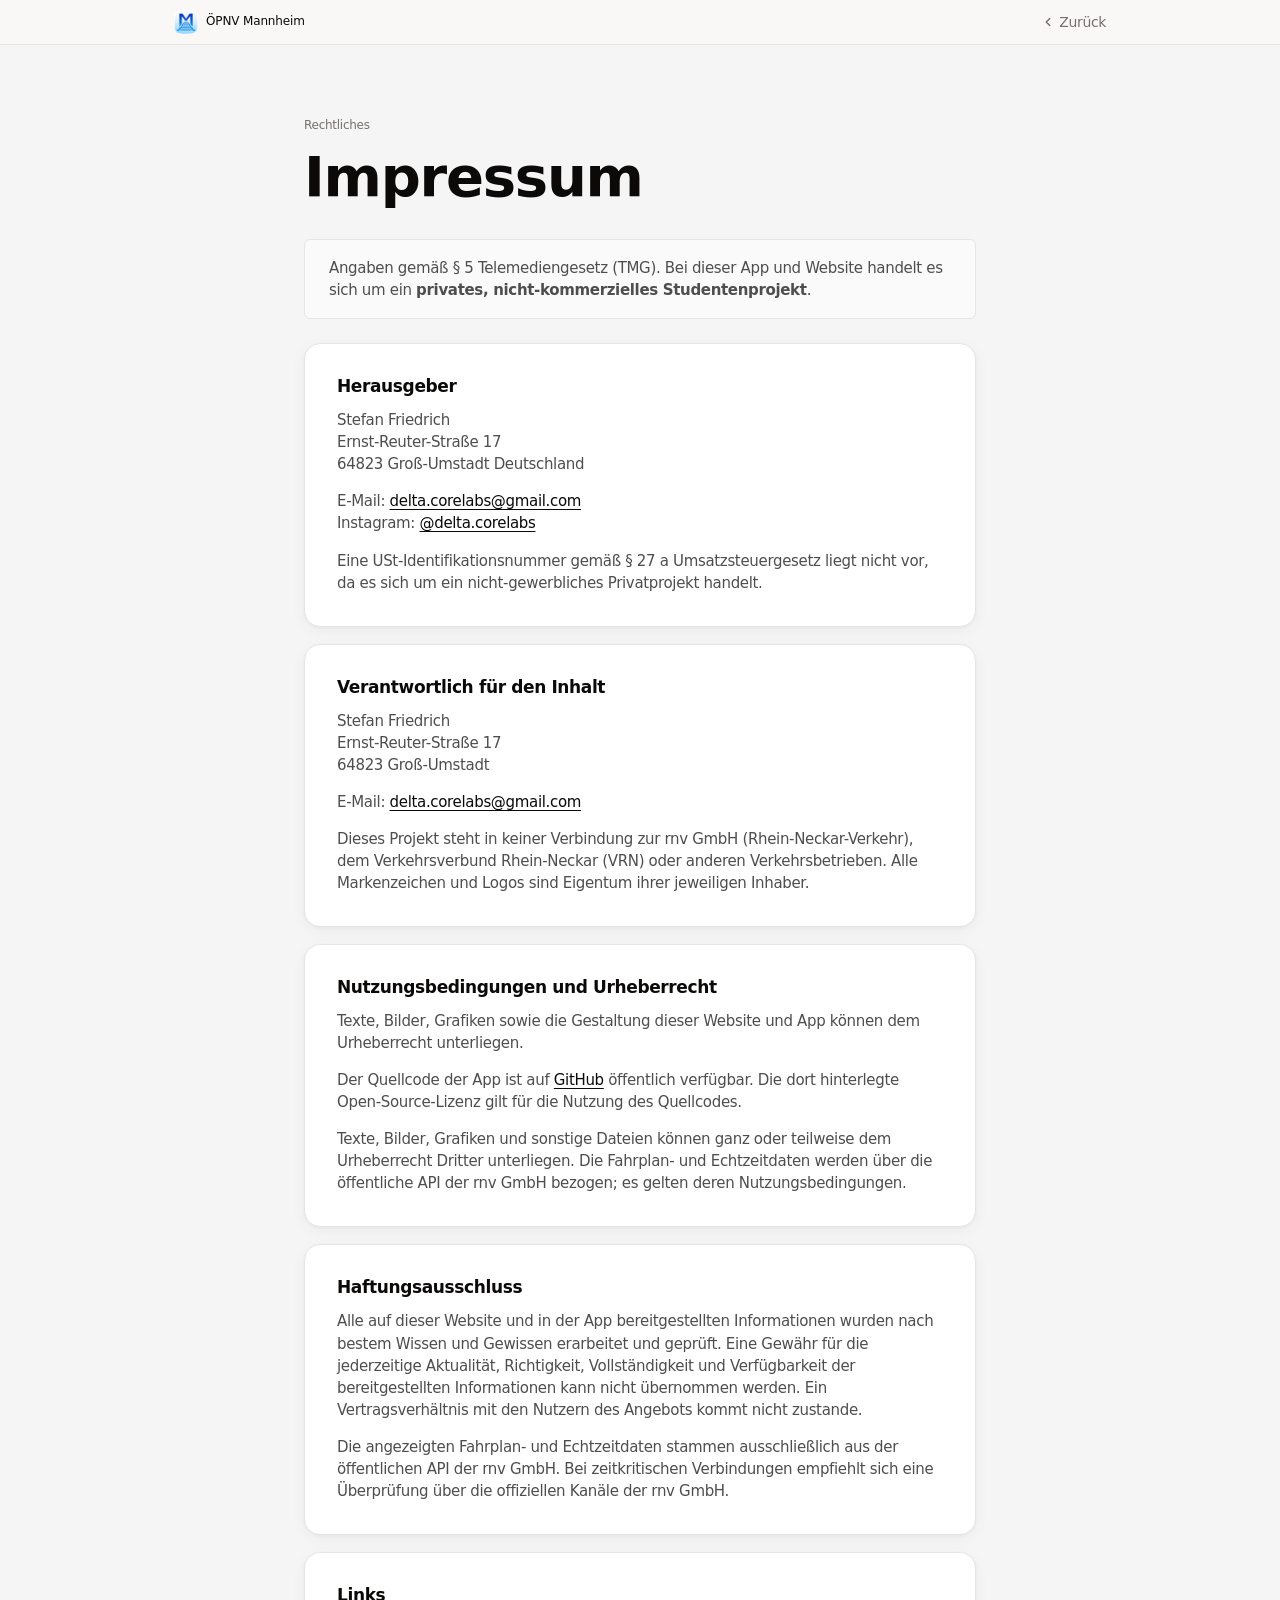
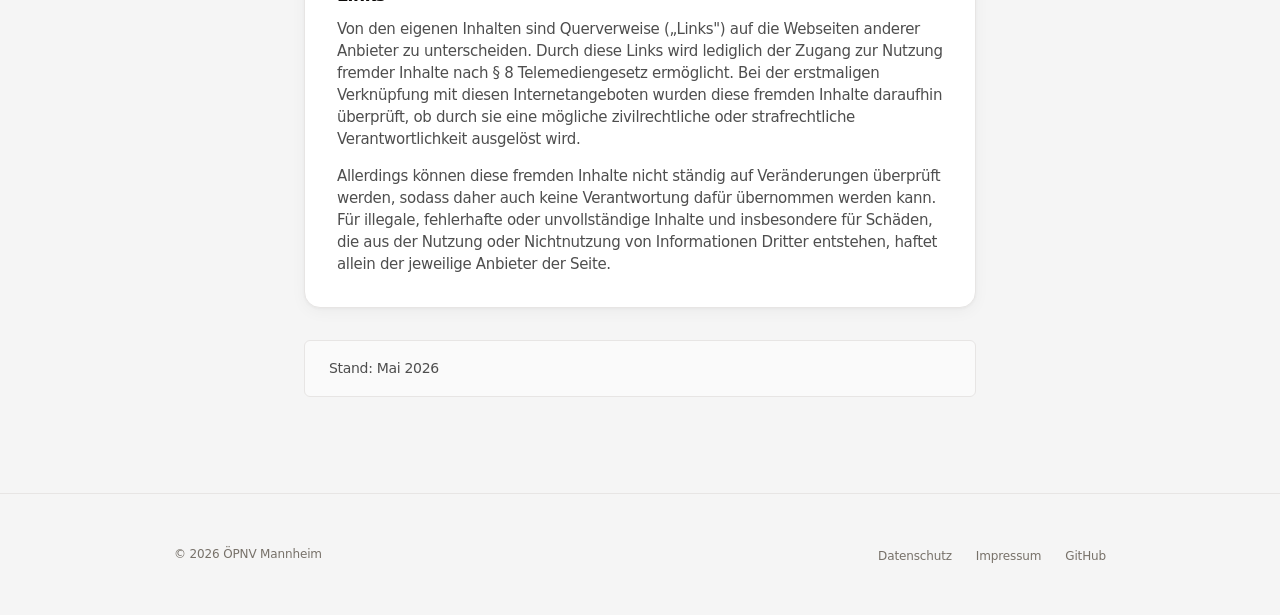
<file: docs/impressum.html>
<!DOCTYPE html>
<html lang="de">
<head>
  <meta charset="UTF-8" />
  <meta name="viewport" content="width=device-width, initial-scale=1.0" />
  <title>Impressum – ÖPNV Mannheim</title>
  <meta name="description" content="Impressum der App ÖPNV Mannheim." />
  <meta name="robots" content="noindex" />

  <link rel="icon" type="image/png" href="favicon.png" />
  <link rel="apple-touch-icon" href="apple-touch-icon.png" />
  <link rel="stylesheet" href="style.css" />
</head>
<body>

<nav>
  <div class="nav-inner">
    <a class="nav-logo" href="index.html">
      <img src="favicon.png" alt="" width="30" height="30" />
      ÖPNV Mannheim
    </a>
    <a class="back-link" href="index.html">
      <svg width="14" height="14" viewBox="0 0 24 24" fill="none" stroke="currentColor"
           stroke-width="2.5" stroke-linecap="round" stroke-linejoin="round" aria-hidden="true">
        <polyline points="15 18 9 12 15 6"/>
      </svg>
      Zurück
    </a>
  </div>
</nav>

<main class="page-main">
  <p class="page-eyebrow">Rechtliches</p>
  <h1>Impressum</h1>

  <div class="highlight-box">
    <p>
      Angaben gemäß § 5 Telemediengesetz (TMG). Bei dieser App und Website handelt es
      sich um ein <strong>privates, nicht-kommerzielles Studentenprojekt</strong>.
    </p>
  </div>

  <!-- Herausgeber -->
  <div class="card">
    <h2>Herausgeber</h2>
    <p>
      Stefan Friedrich<br />
      Ernst-Reuter-Straße 17 <br />
      64823 Groß-Umstadt
      Deutschland
    </p>
    <p>
      E-Mail: <span id="contact-email"><noscript>delta.corelabs [at] gmail.com</noscript></span><br />
      Instagram: <a href="https://www.instagram.com/delta.corelabs" target="_blank" rel="noopener">@delta.corelabs</a>
    </p>
    <p>
      Eine USt-Identifikationsnummer gemäß § 27 a Umsatzsteuergesetz liegt nicht vor,
      da es sich um ein nicht-gewerbliches Privatprojekt handelt.
    </p>
  </div>

  <!-- Verantwortlich für den Inhalt -->
  <div class="card">
    <h2>Verantwortlich für den Inhalt</h2>
    <p>
      Stefan Friedrich<br />
      Ernst-Reuter-Straße 17 <br />
      64823 Groß-Umstadt
    </p>
    <p>
      E-Mail: <span id="contact-email-2"><noscript>delta.corelabs [at] gmail.com</noscript></span>
    </p>
    <p>
      Dieses Projekt steht in keiner Verbindung zur rnv GmbH (Rhein-Neckar-Verkehr),
      dem Verkehrsverbund Rhein-Neckar (VRN) oder anderen Verkehrsbetrieben.
      Alle Markenzeichen und Logos sind Eigentum ihrer jeweiligen Inhaber.
    </p>
  </div>

  <!-- Nutzungsbedingungen und Urheberrecht -->
  <div class="card">
    <h2>Nutzungsbedingungen und Urheberrecht</h2>
    <p>
      Texte, Bilder, Grafiken sowie die Gestaltung dieser Website und App können dem
      Urheberrecht unterliegen.
    </p>
    <p>
      Der Quellcode der App ist auf
      <a href="https://github.com/friedrichstefan/RNV-Transport-App" target="_blank" rel="noopener">GitHub</a>
      öffentlich verfügbar. Die dort hinterlegte Open-Source-Lizenz gilt für die Nutzung
      des Quellcodes.
    </p>
    <p>
      Texte, Bilder, Grafiken und sonstige Dateien können ganz oder teilweise dem
      Urheberrecht Dritter unterliegen. Die Fahrplan- und Echtzeitdaten werden über die
      öffentliche API der rnv GmbH bezogen; es gelten deren Nutzungsbedingungen.
    </p>
  </div>

  <!-- Haftungsausschluss -->
  <div class="card">
    <h2>Haftungsausschluss</h2>
    <p>
      Alle auf dieser Website und in der App bereitgestellten Informationen wurden nach
      bestem Wissen und Gewissen erarbeitet und geprüft. Eine Gewähr für die jederzeitige
      Aktualität, Richtigkeit, Vollständigkeit und Verfügbarkeit der bereitgestellten
      Informationen kann nicht übernommen werden. Ein Vertragsverhältnis mit den Nutzern
      des Angebots kommt nicht zustande.
    </p>
    <p>
      Die angezeigten Fahrplan- und Echtzeitdaten stammen ausschließlich aus der
      öffentlichen API der rnv GmbH. Bei zeitkritischen Verbindungen empfiehlt sich
      eine Überprüfung über die offiziellen Kanäle der rnv GmbH.
    </p>
  </div>

  <!-- Links -->
  <div class="card">
    <h2>Links</h2>
    <p>
      Von den eigenen Inhalten sind Querverweise („Links") auf die Webseiten anderer
      Anbieter zu unterscheiden. Durch diese Links wird lediglich der Zugang zur Nutzung
      fremder Inhalte nach § 8 Telemediengesetz ermöglicht. Bei der erstmaligen Verknüpfung
      mit diesen Internetangeboten wurden diese fremden Inhalte daraufhin überprüft, ob
      durch sie eine mögliche zivilrechtliche oder strafrechtliche Verantwortlichkeit
      ausgelöst wird.
    </p>
    <p>
      Allerdings können diese fremden Inhalte nicht ständig auf Veränderungen überprüft
      werden, sodass daher auch keine Verantwortung dafür übernommen werden kann. Für
      illegale, fehlerhafte oder unvollständige Inhalte und insbesondere für Schäden,
      die aus der Nutzung oder Nichtnutzung von Informationen Dritter entstehen, haftet
      allein der jeweilige Anbieter der Seite.
    </p>
  </div>

  <div class="disclaimer">
    <p>Stand: Mai 2026</p>
  </div>
</main>

<footer>
  <div class="footer-inner">
    <span>© 2026 ÖPNV Mannheim</span>
    <ul>
      <li><a href="datenschutz.html">Datenschutz</a></li>
      <li><a href="impressum.html">Impressum</a></li>
      <li><a href="https://github.com/friedrichstefan/RNV-Transport-App" target="_blank" rel="noopener">GitHub</a></li>
    </ul>
  </div>
</footer>

<script>
(function () {
  var u = 'delta.corelabs', d = 'gmail.com', addr = u + '@' + d;
  var link = '<a href="mailto:' + addr + '">' + addr + '</a>';
  ['contact-email', 'contact-email-2'].forEach(function (id) {
    var el = document.getElementById(id);
    if (el) el.innerHTML = link;
  });
})();
</script>

</body>
</html>
</file>
<file: docs/style.css>
/* ── Design Tokens – Blend (Apple structure × ElevenLabs soul) ─ */
:root {
  /* CTAs – ElevenLabs warm ink pill (not Apple blue) */
  --c-primary:        #292524;
  --c-primary-active: #0c0a09;
  --c-on-primary:     #ffffff;

  /* Text – ElevenLabs warm ink scale */
  --c-ink:       #0c0a09;
  --c-body:      #4e4e4e;
  --c-muted:     #777169;
  --c-muted-soft:#a8a29e;

  /* Canvas – ElevenLabs off-white (warmer than Apple white) */
  --c-canvas:          #f5f5f5;
  --c-canvas-soft:     #fafafa;
  --c-surface:         #ffffff;
  --c-surface-strong:  #f0efed;

  /* Dark tiles – ElevenLabs warm dark (not Apple cool gray) */
  --c-tile-dark:   #0c0a09;
  --c-tile-dark-2: #1c1917;
  --c-tile-dark-3: #110f0e;

  /* Hairlines – ElevenLabs warm */
  --c-hairline:        #e7e5e4;
  --c-hairline-solid:  #d6d3d1;
  --c-hairline-soft:   #f0efed;

  /* Gradient orbs – ElevenLabs atmospheric palette */
  --c-grad-mint:    #a7e5d3;
  --c-grad-peach:   #f4c5a8;
  --c-grad-lavender:#c8b8e0;
  --c-grad-sky:     #a8c8e8;
  --c-grad-rose:    #e8b8c4;

  /* Semantic */
  --c-success: #16a34a;
  --c-error:   #dc2626;

  /* Typography – Apple SF Pro system stack (unchanged) */
  --font-display: 'SF Pro Display', system-ui, -apple-system, BlinkMacSystemFont, 'Inter', sans-serif;
  --font-body:    'SF Pro Text',    system-ui, -apple-system, BlinkMacSystemFont, 'Inter', sans-serif;

  /* Spacing */
  --sp-xxs:     4px;
  --sp-xs:      8px;
  --sp-sm:      12px;
  --sp-base:    20px;
  --sp-md:      17px;
  --sp-lg:      24px;
  --sp-xl:      32px;
  --sp-xxl:     48px;
  --sp-section: 96px;

  /* Radius – ElevenLabs rounder scale */
  --r-xs:   4px;
  --r-sm:   6px;
  --r-md:   8px;
  --r-lg:   12px;
  --r-xl:   16px;
  --r-xxl:  24px;
  --r-pill: 9999px;

  /* Shadows – ElevenLabs soft editorial */
  --shadow-card:       0 1px 3px rgba(0,0,0,.04), 0 4px 16px rgba(0,0,0,.04);
  --shadow-card-hover: 0 2px 8px rgba(0,0,0,.06), 0 8px 32px rgba(0,0,0,.08);
  --shadow-product:    drop-shadow(rgba(0,0,0,.22) 3px 5px 30px);

  /* Orb opacity */
  --orb-opacity: .32;
}

/* ── Tile overrides – hell im Light Mode, dunkel im Dark Mode ── */
.tile-dark   { background: #fefcf9; --orb-opacity: .22; }
.tile-dark-2 { background: #f0efed; --orb-opacity: .20; }
.tile-dark-3 { background: #f5f4f2; --orb-opacity: .22; }

.tile-parchment { background: var(--c-canvas-soft); }

/* ── Reset & Base ─────────────────────────────────────────────── */
*, *::before, *::after { box-sizing: border-box; margin: 0; padding: 0; }
html { scroll-behavior: smooth; }

body {
  font-family: var(--font-body);
  font-size: 17px;
  line-height: 1.47;
  letter-spacing: -0.022em;
  background: var(--c-canvas);
  color: var(--c-ink);
  -webkit-font-smoothing: antialiased;
  -moz-osx-font-smoothing: grayscale;
}

/* ── Typography – Apple metrics, untouched ───────────────────── */
h1, h2, h3 {
  font-family: var(--font-display);
  font-weight: 600;
  color: var(--c-ink);
  line-height: 1.08;
}

h1 { font-size: clamp(2.1rem, 5.5vw, 3.5rem); letter-spacing: -0.022em; }
h2 { font-size: clamp(1.7rem, 4vw, 2.5rem);   letter-spacing: -0.01em;  margin-bottom: var(--sp-md); }
h3 { font-size: 1.0625rem; font-weight: 600; letter-spacing: -0.022em; font-family: var(--font-body); margin-bottom: var(--sp-xs); }

p {
  font-family: var(--font-body);
  font-size: 17px;
  color: var(--c-body);
  line-height: 1.47;
  letter-spacing: -0.022em;
  margin-bottom: 1em;
}
p:last-child { margin-bottom: 0; }

a { color: var(--c-ink); text-decoration: underline; text-underline-offset: 3px; }
a:hover { opacity: .7; text-decoration: none; }

/* ── Layout ─────────────────────────────────────────────────── */
.container         { max-width: 900px; margin: 0 auto; padding: 0 var(--sp-lg); }
.container--narrow { max-width: 720px; margin: 0 auto; padding: 0 var(--sp-lg); }

section { padding: var(--sp-section) 0; position: relative; overflow: hidden; }
section + section { border-top: none; }

/* ── Eyebrow / Label – ElevenLabs pill style ─────────────────── */
.eyebrow {
  display: inline-flex;
  align-items: center;
  gap: var(--sp-xs);
  font-family: var(--font-body);
  font-size: .75rem;
  font-weight: 600;
  letter-spacing: .08em;
  text-transform: uppercase;
  color: var(--c-muted);
  background: var(--c-surface-strong);
  border: 1px solid var(--c-hairline);
  border-radius: var(--r-pill);
  padding: 5px 12px;
  margin-bottom: var(--sp-lg);
  text-decoration: none;
}

.tile-dark .eyebrow,
.tile-dark-2 .eyebrow,
.tile-dark-3 .eyebrow {
  background: rgba(255,255,255,.06);
  border-color: rgba(255,255,255,.12);
}

/* ── Gradient Orbs – ElevenLabs atmospheric ──────────────────── */
.orb-field {
  position: absolute;
  inset: 0;
  pointer-events: none;
  z-index: 0;
  overflow: hidden;
}

.orb {
  position: absolute;
  border-radius: 50%;
  filter: blur(88px);
  opacity: var(--orb-opacity);
}

.orb-1 { width: 480px; height: 480px; background: var(--c-grad-mint);     top: -100px; right: -80px; }
.orb-2 { width: 360px; height: 360px; background: var(--c-grad-peach);    bottom: -60px; left: -100px; }
.orb-3 { width: 300px; height: 300px; background: var(--c-grad-lavender); top: 60px; left: 33%; }

@keyframes orbFloat {
  0%, 100% { transform: translateY(0px) scale(1); }
  50%       { transform: translateY(-22px) scale(1.04); }
}
.orb-1 { animation: orbFloat 14s ease-in-out infinite; }
.orb-2 { animation: orbFloat 18s ease-in-out infinite 2.5s; }
.orb-3 { animation: orbFloat 16s ease-in-out infinite 5s; }

/* ── Navigation ─────────────────────────────────────────────── */
nav {
  position: sticky;
  top: 0;
  z-index: 200;
  background: rgba(250, 249, 248, 0.90);
  backdrop-filter: saturate(180%) blur(20px);
  -webkit-backdrop-filter: saturate(180%) blur(20px);
  border-bottom: 1px solid var(--c-hairline);
  transition: background .3s, border-color .3s;
}

nav.scrolled { background: rgba(250, 249, 248, 0.96); }

.nav-inner {
  display: flex;
  align-items: center;
  justify-content: space-between;
  height: 44px;
  max-width: 980px;
  margin: 0 auto;
  padding: 0 var(--sp-lg);
}

.nav-logo {
  display: flex;
  align-items: center;
  gap: var(--sp-xs);
  text-decoration: none;
  font-size: 12px;
  font-weight: 400;
  letter-spacing: -0.012em;
  color: var(--c-ink);
}

.nav-logo:hover { opacity: 1; text-decoration: none; }
.nav-logo img { width: 24px; height: 24px; border-radius: 6px; }

.nav-links { display: flex; align-items: center; gap: var(--sp-xl); list-style: none; }

.nav-links a {
  font-size: 12px;
  font-weight: 400;
  letter-spacing: -0.012em;
  text-decoration: none;
  color: var(--c-muted);
  transition: color .15s;
}
.nav-links a:hover { color: var(--c-ink); opacity: 1; text-decoration: none; }

/* Hamburger */
.nav-hamburger {
  display: none;
  flex-direction: column;
  justify-content: center;
  align-items: center;
  gap: 4px;
  width: 36px;
  height: 36px;
  background: none;
  border: none;
  cursor: pointer;
  padding: 0;
}

.nav-hamburger span {
  display: block;
  width: 18px;
  height: 1px;
  background: var(--c-ink);
  border-radius: 1px;
  transition: transform .22s ease, opacity .22s ease;
  transform-origin: center;
}

.nav-hamburger.is-open span:nth-child(1) { transform: translateY(5px) rotate(45deg); }
.nav-hamburger.is-open span:nth-child(2) { opacity: 0; transform: scaleX(0); }
.nav-hamburger.is-open span:nth-child(3) { transform: translateY(-5px) rotate(-45deg); }

.nav-mobile {
  display: none;
  position: fixed;
  inset: 44px 0 0 0;
  background: rgba(250, 249, 248, .97);
  backdrop-filter: blur(24px);
  -webkit-backdrop-filter: blur(24px);
  z-index: 190;
  flex-direction: column;
  padding: var(--sp-xl) var(--sp-lg);
  border-top: 1px solid var(--c-hairline);
}

.nav-mobile.is-open { display: flex; }

.nav-mobile a {
  display: block;
  font-family: var(--font-display);
  font-size: 1.5rem;
  font-weight: 600;
  color: var(--c-ink);
  text-decoration: none;
  padding: var(--sp-md) 0;
  border-bottom: 1px solid var(--c-hairline);
  transition: color .15s;
}
.nav-mobile a:last-child { border-bottom: none; }
.nav-mobile a:hover { opacity: .6; text-decoration: none; }

/* ── Buttons – ElevenLabs ink pill ───────────────────────────── */
.btn {
  display: inline-flex;
  align-items: center;
  gap: var(--sp-xs);
  padding: 10px 22px;
  height: 40px;
  border-radius: var(--r-pill);
  font-family: var(--font-body);
  font-size: .9375rem;
  font-weight: 500;
  letter-spacing: 0;
  text-decoration: none;
  cursor: pointer;
  border: none;
  transition: opacity .15s, transform .15s, background .15s;
  white-space: nowrap;
  line-height: 1;
}
.btn:hover { opacity: .85; transform: translateY(-1px); text-decoration: none; }
.btn:active { transform: scale(0.97) translateY(0); }

.btn-primary { background: var(--c-primary); color: var(--c-on-primary); }
.btn-primary:hover { opacity: 1; background: var(--c-primary-active); }

.btn-outline {
  background: transparent;
  color: var(--c-ink);
  box-shadow: inset 0 0 0 1px var(--c-hairline-solid);
}

.btn-instagram {
  background: transparent;
  box-shadow: inset 0 0 0 1px var(--c-hairline-solid);
  padding: var(--sp-xs) var(--sp-sm);
  line-height: 0;
}
.btn-instagram:hover { opacity: .7; }

.btn-group { display: flex; gap: var(--sp-sm); flex-wrap: wrap; align-items: center; }

/* App Store badge */
.appstore-badge-link {
  display: inline-flex;
  align-items: center;
  text-decoration: none;
  transition: opacity .15s, transform .15s;
}
.appstore-badge-link:hover  { opacity: .8; transform: translateY(-1px); text-decoration: none; }
.appstore-badge-link img    { display: block; height: 44px; width: auto; }

/* ── Badge Pills – ElevenLabs ────────────────────────────────── */
.badge {
  display: inline-flex;
  align-items: center;
  gap: 6px;
  background: var(--c-surface);
  border: 1px solid var(--c-hairline);
  border-radius: var(--r-pill);
  padding: 5px 12px;
  font-size: .8rem;
  font-weight: 400;
  color: var(--c-muted);
  box-shadow: var(--shadow-card);
  letter-spacing: .01em;
}

.badge .dot { width: 6px; height: 6px; border-radius: 50%; background: var(--c-success); flex-shrink: 0; }
.badge-group { display: flex; flex-wrap: wrap; gap: var(--sp-xs); margin: var(--sp-lg) 0 0; }

/* Ensure containers in dark tiles sit above orb-field (z-index:0) */
.tile-dark   > .container,
.tile-dark-2 > .container,
.tile-dark-3 > .container { position: relative; z-index: 1; }

/* ── Hero ────────────────────────────────────────────────────── */
#hero {
  padding: 100px 0 var(--sp-section);
  text-align: center;
}

.hero-content { position: relative; z-index: 1; }
#hero .eyebrow { display: inline-flex; text-align: center; }
#hero h1 { margin: 0 auto var(--sp-md); max-width: 760px; }

.hero-sub {
  font-size: 1.125rem;
  color: var(--c-body);
  max-width: 540px;
  margin: 0 auto var(--sp-xl);
  line-height: 1.5;
}

.hero-content .btn-group { justify-content: center; }

/* ── Carousel ────────────────────────────────────────────────── */
.carousel { margin-top: var(--sp-xxl); }

.carousel-track {
  display: flex;
  align-items: center;
  justify-content: center;
  height: 540px;
  position: relative;
  touch-action: pan-y;
  cursor: grab;
  outline: none;
}
.carousel-track:active { cursor: grabbing; }

.carousel-slide {
  position: absolute;
  transition: transform .55s cubic-bezier(.4,0,.2,1), opacity .55s cubic-bezier(.4,0,.2,1);
  opacity: 0;
  pointer-events: none;
  will-change: transform, opacity;
}

.carousel-slide.is-active  { opacity: 1; pointer-events: auto; transform: translateX(0) rotate(0deg) scale(1); z-index: 3; }
.carousel-slide.is-prev    { opacity: .55; transform: translateX(-252px) rotate(-4deg) scale(.82); transform-origin: bottom right; z-index: 2; }
.carousel-slide.is-next    { opacity: .55; transform: translateX(252px)  rotate(4deg)  scale(.82); transform-origin: bottom left;  z-index: 2; }

.phone-mockup { position: relative; display: inline-block; width: 224px; }

.phone-mockup .phone-frame-img {
  display: block; width: 100%; height: auto;
  position: relative; z-index: 2;
  pointer-events: none; user-select: none; -webkit-user-drag: none;
  filter: var(--shadow-product);
}

.phone-mockup .phone-screenshot {
  position: absolute;
  top: 2.5%; left: 5.33%; width: 89.33%; height: 96.7%;
  object-fit: cover; z-index: 1;
  border-radius: 14px 14px 32px 32px;
  user-select: none; -webkit-user-drag: none;
}

.carousel-dots { display: flex; justify-content: center; gap: var(--sp-xs); margin-top: var(--sp-lg); }

.carousel-dots .dot {
  width: 6px; height: 6px; border-radius: 50%;
  background: var(--c-hairline-solid);
  border: none; cursor: pointer; padding: 0;
  transition: background .2s, width .25s cubic-bezier(.4,0,.2,1);
}

.carousel-dots .dot.active { background: var(--c-ink); width: 18px; border-radius: 3px; }

/* Watch carousel */
.carousel--watch .carousel-track { height: 430px; }

.watch-img {
  width: 200px; height: auto; display: block;
  filter: var(--shadow-product);
  user-select: none; -webkit-user-drag: none;
}

/* ── Stats Band ──────────────────────────────────────────────── */
#stats { padding: 0; }

.stats-grid { display: grid; grid-template-columns: repeat(3, 1fr); }

.stat-item { padding: var(--sp-xxl) var(--sp-xl); text-align: center; position: relative; }

.stat-item + .stat-item { border-left: 1px solid var(--c-hairline); }

.stat-value {
  display: block;
  font-family: var(--font-display);
  font-size: clamp(1.5rem, 3.5vw, 2.25rem);
  font-weight: 600;
  letter-spacing: -0.02em;
  color: var(--c-ink);
  margin-bottom: var(--sp-xxs);
  line-height: 1.1;
}

.stat-label { display: block; font-size: 14px; color: var(--c-muted); line-height: 1.43; letter-spacing: -0.014em; }

/* ── Steps ───────────────────────────────────────────────────── */
.steps-grid {
  display: grid;
  grid-template-columns: repeat(3, 1fr);
  gap: var(--sp-base);
  margin-top: var(--sp-xl);
}

.step-card {
  background: var(--c-surface);
  border: 1px solid var(--c-hairline);
  border-radius: var(--r-xl);
  padding: var(--sp-lg);
  box-shadow: var(--shadow-card);
  transition: box-shadow .2s, transform .2s;
}

.step-card:hover { box-shadow: var(--shadow-card-hover); transform: translateY(-2px); }

.step-number {
  font-family: var(--font-display);
  font-size: 2.25rem;
  font-weight: 600;
  letter-spacing: -0.03em;
  color: var(--c-hairline-solid);
  line-height: 1;
  margin-bottom: var(--sp-md);
  transition: color .3s;
}

.step-card:hover .step-number { color: var(--c-muted-soft); }

/* ── Feature Cards ───────────────────────────────────────────── */
.features-grid {
  display: grid;
  grid-template-columns: repeat(auto-fill, minmax(250px, 1fr));
  gap: var(--sp-base);
  margin-top: var(--sp-xl);
}

.feature-card {
  background: var(--c-surface);
  border-radius: var(--r-xl);
  padding: var(--sp-lg);
  border: 1px solid var(--c-hairline);
  box-shadow: var(--shadow-card);
  position: relative;
  overflow: hidden;
  transition: box-shadow .2s, transform .2s;
}

.feature-card:hover { box-shadow: var(--shadow-card-hover); transform: translateY(-2px); }

/* Subtle gradient blob – ElevenLabs signature on cards */
.feature-card::before {
  content: "";
  position: absolute;
  inset: 0;
  background: radial-gradient(circle at top right, var(--blob-color, transparent) 0%, transparent 65%);
  opacity: .18;
  pointer-events: none;
}

.feature-card:nth-child(1) { --blob-color: var(--c-grad-mint); }
.feature-card:nth-child(2) { --blob-color: var(--c-grad-sky); }
.feature-card:nth-child(3) { --blob-color: var(--c-grad-peach); }
.feature-card:nth-child(4) { --blob-color: var(--c-grad-lavender); }
.feature-card:nth-child(5) { --blob-color: var(--c-grad-rose); }
.feature-card:nth-child(6) { --blob-color: var(--c-grad-mint); }
.feature-card:nth-child(7) { --blob-color: var(--c-grad-sky); }

.feature-icon {
  width: 40px; height: 40px;
  border-radius: var(--r-lg);
  background: var(--c-surface-strong);
  border: 1px solid var(--c-hairline);
  display: grid; place-items: center;
  font-size: 18px;
  margin-bottom: var(--sp-md);
}

/* ── Info Cards ──────────────────────────────────────────────── */
.info-grid {
  display: grid;
  grid-template-columns: 1fr 1fr;
  gap: var(--sp-base);
  margin-top: var(--sp-xl);
}

.info-card {
  background: var(--c-surface);
  border-radius: var(--r-xl);
  padding: var(--sp-lg);
  border: 1px solid var(--c-hairline);
  box-shadow: var(--shadow-card);
}

.info-card h3 { margin-bottom: var(--sp-sm); }

/* ── Timeline / Changelog ────────────────────────────────────── */
.timeline { margin-top: var(--sp-xl); position: relative; }

.timeline::before {
  content: "";
  position: absolute;
  left: 7px; top: 8px; bottom: 8px;
  width: 1px;
  background: var(--c-hairline);
}

.timeline-item { display: flex; gap: var(--sp-xl); padding-bottom: var(--sp-xxl); position: relative; }
.timeline-item:last-child { padding-bottom: 0; }

.timeline-dot {
  width: 15px; height: 15px; border-radius: 50%;
  background: var(--c-surface);
  border: 2px solid var(--c-hairline-solid);
  flex-shrink: 0; margin-top: 4px; position: relative; z-index: 1;
}

.timeline-dot.is-latest { background: var(--c-ink); border-color: var(--c-ink); }

.timeline-body { flex: 1; }

.timeline-version { font-size: 12px; color: var(--c-muted); margin-bottom: var(--sp-xxs); }

.timeline-title {
  font-family: var(--font-display);
  font-size: 1.5rem; font-weight: 600;
  color: var(--c-ink);
  letter-spacing: -0.015em;
  margin-bottom: var(--sp-sm);
  line-height: 1.2;
}

.timeline-list { list-style: none; display: flex; flex-direction: column; gap: var(--sp-xxs); }

.timeline-list li {
  font-size: 15px; color: var(--c-body);
  display: flex; align-items: baseline; gap: var(--sp-xs);
}

.timeline-list li::before { content: "–"; color: var(--c-muted-soft); flex-shrink: 0; }

/* ── Feature Highlight ───────────────────────────────────────── */
.feature-highlight {
  display: grid;
  grid-template-columns: 1fr 1fr;
  gap: var(--sp-xxl);
  align-items: center;
  margin-top: var(--sp-xxl);
}

.feature-highlight.reverse { direction: rtl; }
.feature-highlight.reverse > * { direction: ltr; }

.highlight-text h3 {
  font-family: var(--font-display);
  font-size: clamp(1.5rem, 3vw, 2rem);
  font-weight: 600;
  letter-spacing: -0.02em;
  margin-bottom: var(--sp-md);
  line-height: 1.1;
  color: var(--c-ink);
}

.highlight-visual {
  background: var(--c-surface);
  border: 1px solid var(--c-hairline);
  border-radius: var(--r-xxl);
  padding: var(--sp-xl);
  display: flex; align-items: center; justify-content: center;
  min-height: 240px;
  position: relative; overflow: hidden;
  box-shadow: var(--shadow-card);
}

.highlight-visual::before {
  content: "";
  position: absolute; inset: 0;
  background: radial-gradient(circle at 60% 40%, var(--c-grad-sky) 0%, transparent 65%);
  opacity: .18;
  pointer-events: none;
}

.highlight-visual .big-emoji {
  font-size: 5rem;
  position: relative; z-index: 1;
  filter: drop-shadow(0 8px 16px rgba(0,0,0,.12));
}

/* ── Privacy Section ─────────────────────────────────────────── */
#datenschutz .prose { max-width: 680px; }

/* ── Support Box ─────────────────────────────────────────────── */
.support-box {
  background: var(--c-surface);
  border-radius: var(--r-xxl);
  padding: var(--sp-xxl);
  border: 1px solid var(--c-hairline);
  box-shadow: var(--shadow-card);
  text-align: center;
  max-width: 560px;
  margin: var(--sp-xl) auto 0;
  position: relative; overflow: hidden;
}

.support-box::before {
  content: "";
  position: absolute; inset: 0;
  background: radial-gradient(circle at 50% 0%, var(--c-grad-sky) 0%, transparent 65%);
  opacity: .16;
  pointer-events: none;
}

.support-box > * { position: relative; z-index: 1; }
.support-box h3 { font-size: 1.375rem; margin-bottom: var(--sp-sm); }
.support-box p  { margin-bottom: var(--sp-lg); }

/* ── Footer ──────────────────────────────────────────────────── */
footer { border-top: 1px solid var(--c-hairline); padding: var(--sp-xxl) 0; }

.footer-inner {
  display: flex; align-items: center; justify-content: space-between;
  flex-wrap: wrap; gap: var(--sp-md);
  max-width: 980px; margin: 0 auto; padding: 0 var(--sp-lg);
}

footer span, footer a { font-size: 12px; color: var(--c-muted); letter-spacing: -0.012em; }
footer a { text-decoration: none; }
footer a:hover { color: var(--c-ink); opacity: 1; text-decoration: none; }
footer ul { list-style: none; display: flex; gap: var(--sp-lg); flex-wrap: wrap; }

/* ── Sub-page layout ─────────────────────────────────────────── */
.page-main { max-width: 720px; margin: 0 auto; padding: 72px var(--sp-lg) 96px; }

.page-eyebrow { font-size: 12px; font-weight: 400; color: var(--c-muted); margin-bottom: var(--sp-sm); }

.page-main h1 { margin-bottom: var(--sp-xl); }

.card {
  background: var(--c-surface);
  border-radius: var(--r-xl);
  padding: var(--sp-xl);
  border: 1px solid var(--c-hairline);
  box-shadow: var(--shadow-card);
  margin-bottom: var(--sp-md);
}

.card h2 { font-size: 17px; font-family: var(--font-body); font-weight: 600; letter-spacing: -0.022em; margin-bottom: var(--sp-sm); line-height: 1.24; }
.card h3 { font-size: 15px; font-weight: 600; margin-top: var(--sp-lg); margin-bottom: var(--sp-xs); font-family: var(--font-body); }
.card h3:first-of-type { margin-top: 0; }
.card p { font-size: 15px; }

.disclaimer { background: var(--c-canvas-soft); border: 1px solid var(--c-hairline); border-radius: var(--r-sm); padding: var(--sp-md) var(--sp-lg); margin-top: var(--sp-xl); }
.disclaimer p { font-size: 14px; }

.highlight-box { background: var(--c-canvas-soft); border: 1px solid var(--c-hairline); border-radius: var(--r-sm); padding: var(--sp-md) var(--sp-lg); margin-bottom: var(--sp-lg); }
.highlight-box p { font-size: 15px; }

.meta { font-size: 12px; color: var(--c-muted); margin-top: var(--sp-xl); padding-top: var(--sp-lg); border-top: 1px solid var(--c-hairline); }

.back-link { font-size: 14px; color: var(--c-muted); text-decoration: none; display: flex; align-items: center; gap: 4px; transition: color .15s; }
.back-link:hover { color: var(--c-ink); text-decoration: none; opacity: 1; }

/* ── Scroll Animations ───────────────────────────────────────── */
.anim {
  opacity: 0;
  transform: translateY(22px);
  transition:
    opacity  0.78s cubic-bezier(0.25, 0.46, 0.45, 0.94),
    transform 0.78s cubic-bezier(0.25, 0.46, 0.45, 0.94);
  will-change: transform, opacity;
}

.anim.visible { opacity: 1; transform: translateY(0); }

.anim-d1 { transition-delay: 0.08s; }
.anim-d2 { transition-delay: 0.16s; }
.anim-d3 { transition-delay: 0.24s; }
.anim-d4 { transition-delay: 0.32s; }
.anim-d5 { transition-delay: 0.40s; }
.anim-d6 { transition-delay: 0.48s; }
.anim-d7 { transition-delay: 0.56s; }

/* Hero entrance */
.hero-enter {
  opacity: 0;
  transform: translateY(18px);
  animation: heroUp 0.85s cubic-bezier(0.25, 0.46, 0.45, 0.94) forwards;
}
.hero-enter-1 { animation-delay: 0.05s; }
.hero-enter-2 { animation-delay: 0.18s; }
.hero-enter-3 { animation-delay: 0.31s; }
.hero-enter-4 { animation-delay: 0.44s; }

@keyframes heroUp { to { opacity: 1; transform: translateY(0); } }

/* Nav scrolled state */
nav.scrolled { box-shadow: 0 1px 20px rgba(0,0,0,.2); }

/* ── Responsive ──────────────────────────────────────────────── */
@media (max-width: 768px) {
  .nav-links    { display: none; }
  .nav-hamburger{ display: flex; }
}

@media (max-width: 640px) {
  :root { --sp-section: 64px; }

  #hero { padding-top: 72px; text-align: left; }
  #hero .eyebrow { display: inline-flex; }
  #hero h1 { margin-left: 0; margin-right: 0; }
  .hero-sub { margin-left: 0; margin-right: 0; max-width: 100%; }
  .hero-content .btn-group { justify-content: flex-start; }

  .carousel-track { height: 460px; }
  /* Peek-Effekt: Nachbar-Slides schauen seitlich rein */
  .carousel-slide.is-prev { opacity: .5; transform: translateX(-120px) rotate(-2deg) scale(.82); pointer-events: none; }
  .carousel-slide.is-next { opacity: .5; transform: translateX( 120px) rotate( 2deg) scale(.82); pointer-events: none; }
  .phone-mockup { width: 200px; }

  .carousel--watch .carousel-track { height: 360px; }
  .watch-img { width: 170px; }

  .features-grid { grid-template-columns: 1fr; }
  .steps-grid    { grid-template-columns: 1fr; }
  .info-grid     { grid-template-columns: 1fr; }
  .stats-grid    { grid-template-columns: 1fr; }

  .stat-item + .stat-item { border-left: none; border-top: 1px solid var(--c-hairline); }

  .feature-highlight,
  .feature-highlight.reverse { grid-template-columns: 1fr; direction: ltr; }

  .support-box { padding: var(--sp-xl); }
  .timeline::before { left: 5px; }
  .timeline-item { gap: var(--sp-md); }
}

/* ── Dark Mode (prefers-color-scheme) ───────────────────────── */
@media (prefers-color-scheme: dark) {
  :root {
    /* Canvas */
    --c-canvas:          #0c0a09;
    --c-canvas-soft:     #1c1917;
    --c-surface:         #1c1917;
    --c-surface-strong:  #292524;

    /* Text */
    --c-ink:        #fafaf9;
    --c-body:       #a8a29e;
    --c-muted:      #78716c;
    --c-muted-soft: #57534e;

    /* Hairlines */
    --c-hairline:        rgba(255,255,255,.10);
    --c-hairline-solid:  rgba(255,255,255,.18);
    --c-hairline-soft:   rgba(255,255,255,.06);

    /* CTAs */
    --c-primary:        #fafaf9;
    --c-primary-active: #e7e5e4;
    --c-on-primary:     #0c0a09;

    /* Shadows */
    --shadow-card:       0 1px 3px rgba(0,0,0,.35), 0 4px 16px rgba(0,0,0,.28);
    --shadow-card-hover: 0 2px 8px rgba(0,0,0,.45), 0 8px 32px rgba(0,0,0,.38);

    --orb-opacity: .38;
  }

  /* Navigation – dunkel */
  nav {
    background: rgba(12, 10, 9, 0.90);
    border-bottom: none;
  }
  nav.scrolled { background: rgba(12, 10, 9, 0.96); }
  .nav-logo { color: #fafaf9; }
  .nav-links a { color: rgba(250,250,249,.62); }
  .nav-links a:hover { color: #fafaf9; }
  .nav-hamburger span { background: rgba(250,250,249,.85); }
  .nav-mobile {
    background: rgba(12,10,9,.96);
    border-top-color: rgba(255,255,255,.08);
  }
  .nav-mobile a {
    color: #fafaf9;
    border-bottom-color: rgba(255,255,255,.08);
  }

  /* Tile-dark – dunkle Hintergründe + CSS-Variable-Overrides */
  .tile-dark {
    background: var(--c-tile-dark);
    --c-ink:            #fafaf9;
    --c-body:           #a8a29e;
    --c-muted:          #78716c;
    --c-muted-soft:     #57534e;
    --c-surface:        #1c1917;
    --c-surface-strong: #292524;
    --c-hairline:       rgba(255,255,255,.10);
    --c-hairline-solid: rgba(255,255,255,.14);
    --c-primary:        #fafaf9;
    --orb-opacity:      .38;
  }
  .tile-dark-2 {
    background: var(--c-tile-dark-2);
    --c-ink:            #fafaf9;
    --c-body:           #a8a29e;
    --c-muted:          #78716c;
    --c-muted-soft:     #57534e;
    --c-surface:        #292524;
    --c-surface-strong: #3c3836;
    --c-hairline:       rgba(255,255,255,.10);
    --c-hairline-solid: rgba(255,255,255,.14);
    --c-primary:        #fafaf9;
    --orb-opacity:      .35;
  }
  .tile-dark-3 {
    background: var(--c-tile-dark-3);
    --c-ink:            #fafaf9;
    --c-body:           #a8a29e;
    --c-muted:          #78716c;
    --c-muted-soft:     #57534e;
    --c-surface:        #1c1917;
    --c-surface-strong: #292524;
    --c-hairline:       rgba(255,255,255,.10);
    --c-hairline-solid: rgba(255,255,255,.14);
    --c-primary:        #fafaf9;
    --orb-opacity:      .38;
  }

  /* Eyebrow auf dunklen Tiles */
  .tile-dark .eyebrow,
  .tile-dark-2 .eyebrow,
  .tile-dark-3 .eyebrow {
    background: rgba(255,255,255,.06);
    border-color: rgba(255,255,255,.12);
  }

  /* Badges auf dunklen Tiles */
  .tile-dark .badge,
  .tile-dark-2 .badge,
  .tile-dark-3 .badge {
    background: rgba(255,255,255,.06);
    border-color: rgba(255,255,255,.12);
    color: rgba(250,250,249,.55);
    box-shadow: none;
  }

  /* Outline-Button – überall auf dunklem Untergrund */
  .btn-outline {
    color: rgba(250,250,249,.86);
    box-shadow: inset 0 0 0 1px rgba(255,255,255,.28);
  }
  .btn-outline:hover {
    box-shadow: inset 0 0 0 1px rgba(255,255,255,.55);
  }

  /* Carousel Dots auf dunklen Tiles */
  .tile-dark .carousel-dots .dot,
  .tile-dark-2 .carousel-dots .dot { background: rgba(255,255,255,.28); }
  .tile-dark .carousel-dots .dot.active,
  .tile-dark-2 .carousel-dots .dot.active { background: rgba(250,250,249,.85); }
}

/* ── Dynamic Island Demo ─────────────────────────────────────────── */
.di-demo {
  position: relative;
  display: flex;
  flex-direction: column;
  align-items: center;
  gap: 14px;
  z-index: 1;
}

.di-ambient {
  position: absolute;
  width: 200px;
  height: 200px;
  border-radius: 50%;
  background: radial-gradient(circle, rgba(249,115,22,.4), transparent 70%);
  top: 0;
  left: 50%;
  transform: translateX(-50%);
  filter: blur(32px);
  opacity: 0;
  transition: opacity .7s ease;
  pointer-events: none;
}

.di-ambient.on { opacity: 1; }

.di-screen-chip {
  width: 224px;
  background: #0a0a0a;
  border-radius: 26px;
  overflow: hidden;
  position: relative;
  box-shadow:
    0 0 0 1px rgba(255,255,255,.07),
    0 12px 48px rgba(0,0,0,.6);
}

.di-sb {
  display: flex;
  align-items: center;
  justify-content: space-between;
  padding: 14px 18px 0;
}

.di-sb-clock {
  color: white;
  font-size: 13px;
  font-weight: 600;
  font-family: -apple-system, BlinkMacSystemFont, 'SF Pro Text', system-ui, sans-serif;
  letter-spacing: -.03em;
}

.di-sb-icons {
  display: flex;
  align-items: center;
  gap: 5px;
}

.di-pill-row {
  display: flex;
  justify-content: center;
  padding: 6px 0 0;
}

/* ── Pill shell ─── */
.di-pill {
  background: #000;
  border-radius: 999px;
  height: 34px;
  width: 158px;
  display: flex;
  align-items: center;
  justify-content: center;
  position: relative;
  overflow: hidden;
  transition:
    width  .52s cubic-bezier(.34, 1.56, .64, 1),
    height .52s cubic-bezier(.34, 1.56, .64, 1),
    border-radius .38s cubic-bezier(.34, 1.56, .64, 1);
}

.di-pill.is-expanded {
  width: 200px;
  height: 76px;
  border-radius: 28px;
}

/* ── Compact content ─── */
.di-cpt {
  display: flex;
  align-items: center;
  gap: 6px;
  padding: 0 10px;
  width: 100%;
  transition: opacity .15s ease;
}

.di-pill.is-expanded .di-cpt {
  opacity: 0;
  pointer-events: none;
}

.di-cpt-badge {
  width: 18px;
  height: 18px;
  background: #f97316;
  border-radius: 5px;
  display: flex;
  align-items: center;
  justify-content: center;
  flex-shrink: 0;
}

.di-cpt-line {
  color: white;
  font-size: 11px;
  font-weight: 600;
  font-family: -apple-system, BlinkMacSystemFont, system-ui, sans-serif;
  letter-spacing: -.02em;
  flex: 1;
}

.di-cpt-time {
  color: #f97316;
  font-size: 11px;
  font-weight: 700;
  font-family: -apple-system, BlinkMacSystemFont, system-ui, sans-serif;
  letter-spacing: -.02em;
  margin-left: auto;
}

/* ── Expanded content ─── */
.di-xpd {
  position: absolute;
  inset: 0;
  display: flex;
  align-items: center;
  gap: 0;
  padding: 0 10px;
  opacity: 0;
  pointer-events: none;
  transition: opacity .2s ease .28s;
}

.di-pill.is-expanded .di-xpd {
  opacity: 1;
  pointer-events: auto;
}

.di-xpd-left {
  display: flex;
  align-items: center;
  gap: 7px;
  flex: 1;
  min-width: 0;
}

.di-app-icon {
  width: 34px;
  height: 34px;
  background: #f97316;
  border-radius: 9px;
  display: flex;
  flex-direction: column;
  align-items: center;
  justify-content: center;
  gap: 1px;
  flex-shrink: 0;
}

.di-app-icon span {
  color: white;
  font-size: 9px;
  font-weight: 800;
  font-family: -apple-system, BlinkMacSystemFont, system-ui, sans-serif;
  letter-spacing: -.01em;
  line-height: 1;
}

.di-journey {
  display: flex;
  flex-direction: column;
  gap: 1px;
  min-width: 0;
}

.di-dep-row {
  display: flex;
  align-items: baseline;
  gap: 3px;
}

.di-dep-time {
  color: white;
  font-size: 11px;
  font-weight: 700;
  font-family: -apple-system, BlinkMacSystemFont, system-ui, sans-serif;
  letter-spacing: -.02em;
}

.di-dep-delay {
  color: #f97316;
  font-size: 9px;
  font-weight: 600;
  font-family: -apple-system, BlinkMacSystemFont, system-ui, sans-serif;
}

.di-from {
  color: rgba(255,255,255,.85);
  font-size: 10px;
  font-weight: 500;
  font-family: -apple-system, BlinkMacSystemFont, system-ui, sans-serif;
  white-space: nowrap;
  overflow: hidden;
  text-overflow: ellipsis;
}

.di-to-row {
  display: flex;
  align-items: center;
  gap: 3px;
}

.di-arr-arrow {
  color: rgba(255,255,255,.4);
  font-size: 9px;
}

.di-to {
  color: rgba(255,255,255,.5);
  font-size: 10px;
  font-family: -apple-system, BlinkMacSystemFont, system-ui, sans-serif;
  white-space: nowrap;
  overflow: hidden;
  text-overflow: ellipsis;
}

.di-xpd-divider {
  width: 1px;
  height: 44px;
  background: rgba(255,255,255,.12);
  flex-shrink: 0;
  margin: 0 8px;
}

.di-xpd-right {
  display: flex;
  flex-direction: column;
  align-items: center;
  gap: 1px;
  min-width: 52px;
}

.di-xpd-label {
  color: rgba(255,255,255,.4);
  font-size: 7.5px;
  font-weight: 500;
  font-family: -apple-system, BlinkMacSystemFont, system-ui, sans-serif;
  letter-spacing: .06em;
  text-transform: uppercase;
  white-space: nowrap;
}

.di-xpd-cd {
  color: #f97316;
  font-size: 22px;
  font-weight: 700;
  font-family: -apple-system, BlinkMacSystemFont, system-ui, sans-serif;
  letter-spacing: -.04em;
  line-height: 1;
}

.di-xpd-arr {
  color: rgba(255,255,255,.38);
  font-size: 9px;
  font-family: -apple-system, BlinkMacSystemFont, system-ui, sans-serif;
  white-space: nowrap;
}

.di-screen-fade {
  height: 56px;
  background: linear-gradient(to bottom, transparent, #0a0a0a);
}

.di-caption {
  font-size: 11px;
  color: var(--c-muted-soft);
  font-family: var(--font-body);
  letter-spacing: .04em;
  text-transform: uppercase;
  text-align: center;
}

/* ── Noscript ────────────────────────────────────────────────── */
.no-js .carousel-slide { position: relative !important; opacity: 1 !important; transform: none !important; pointer-events: auto !important; display: block; }
.no-js .carousel-slide + .carousel-slide { display: none; }
.no-js .carousel-dots  { display: none; }
.no-js .anim           { opacity: 1 !important; transform: none !important; }
.no-js .hero-enter     { opacity: 1 !important; transform: none !important; }
</file>
